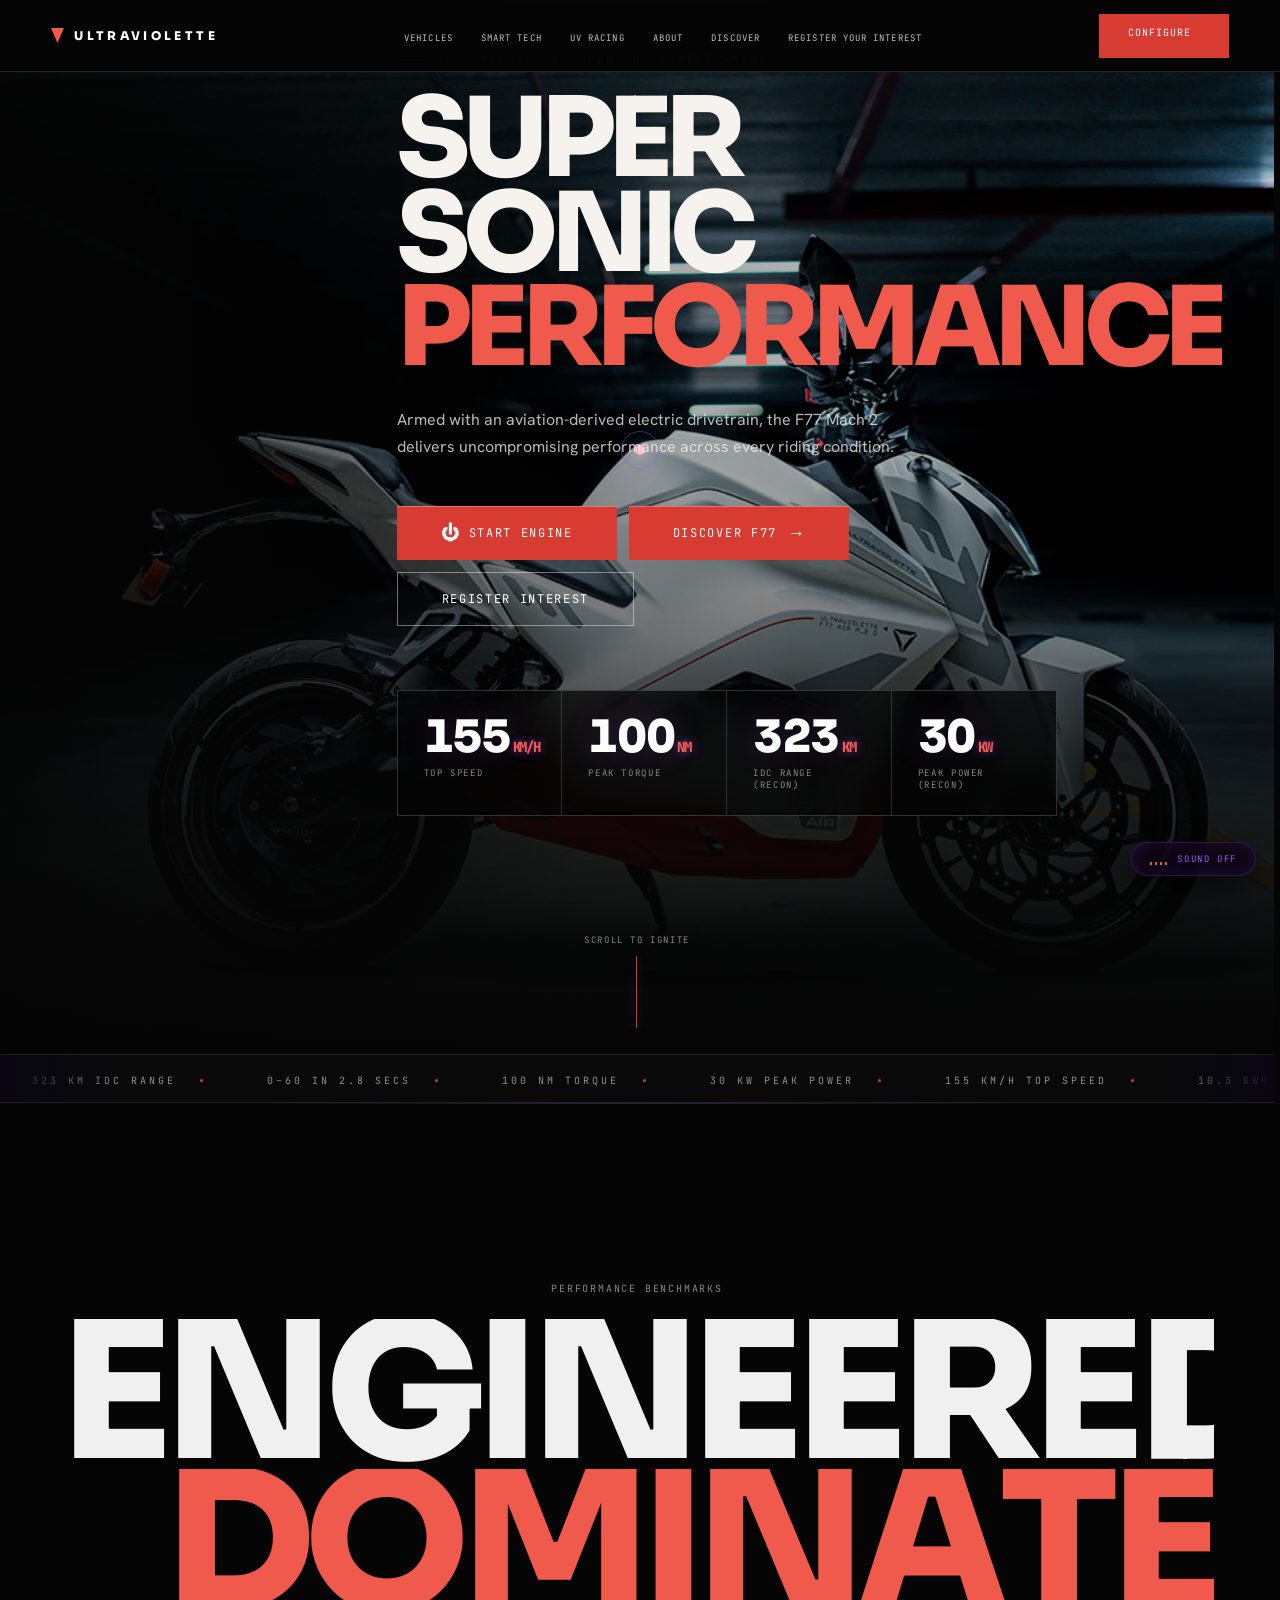
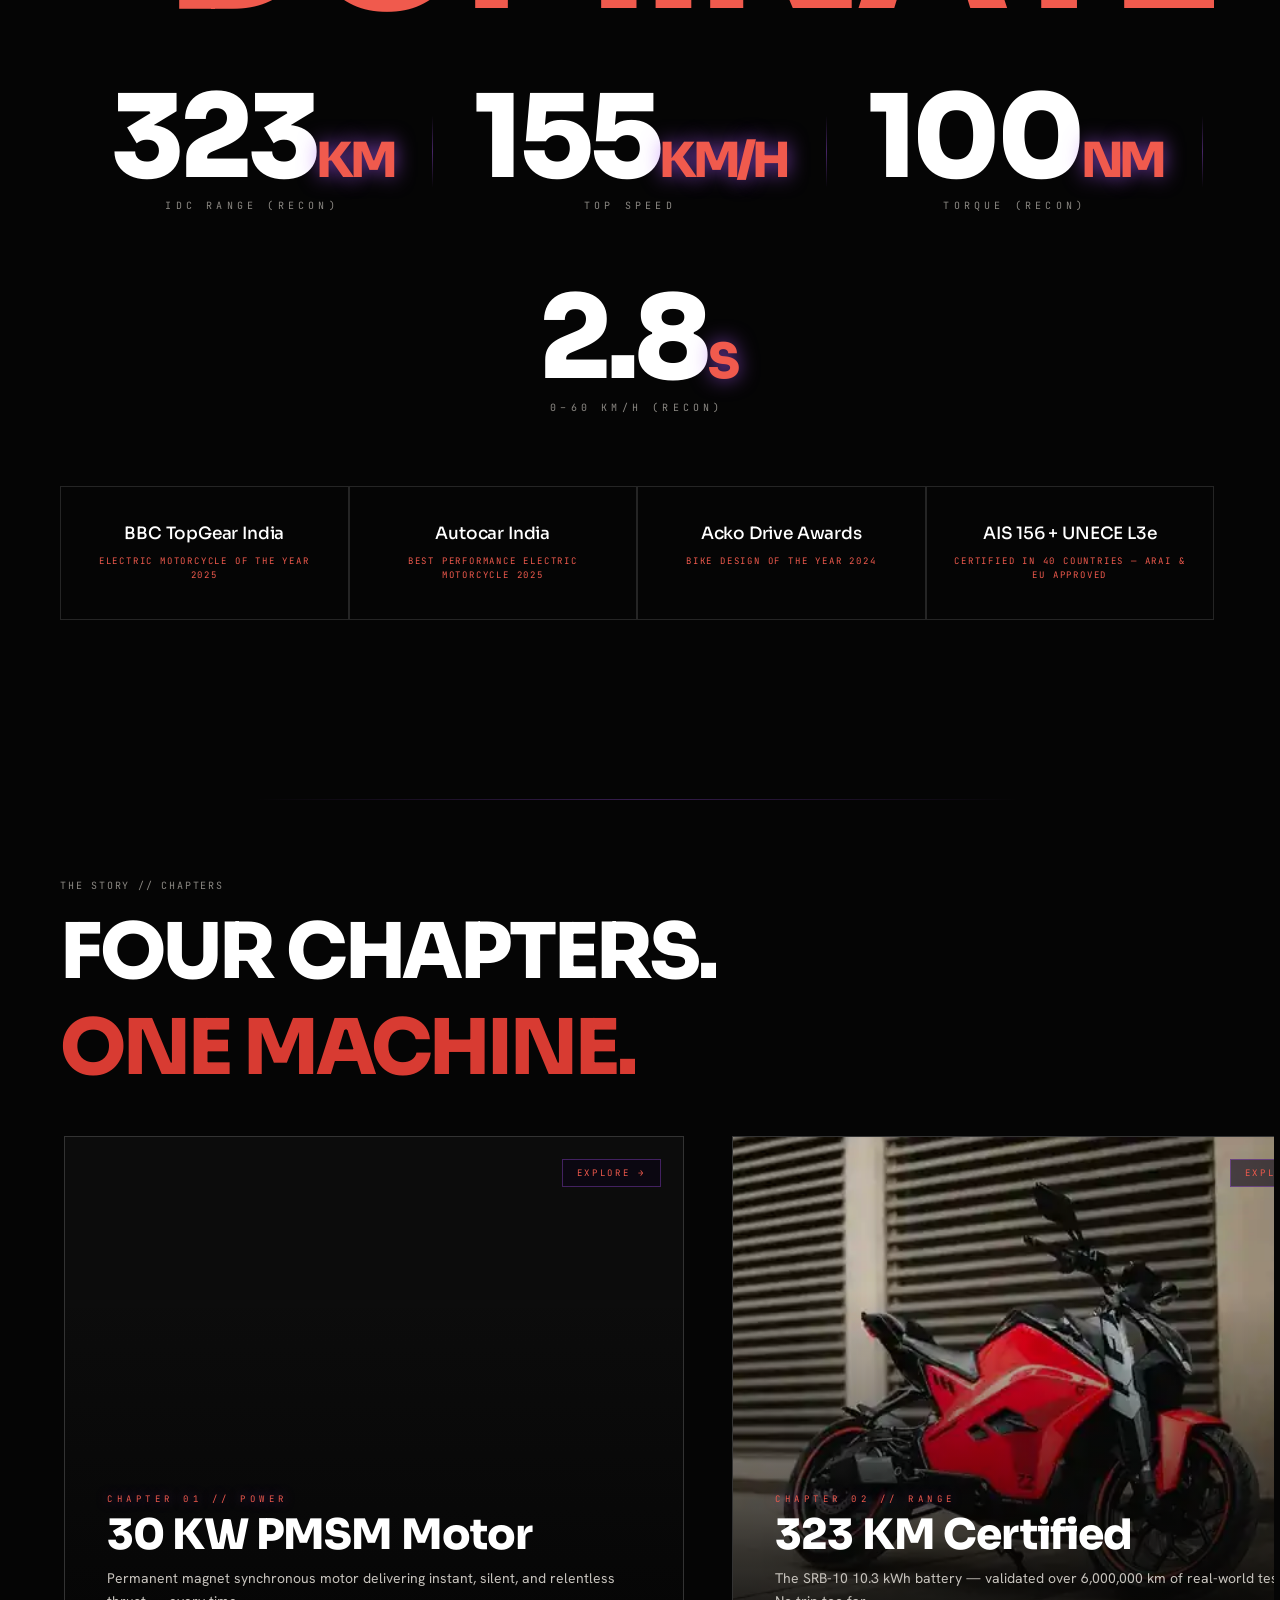
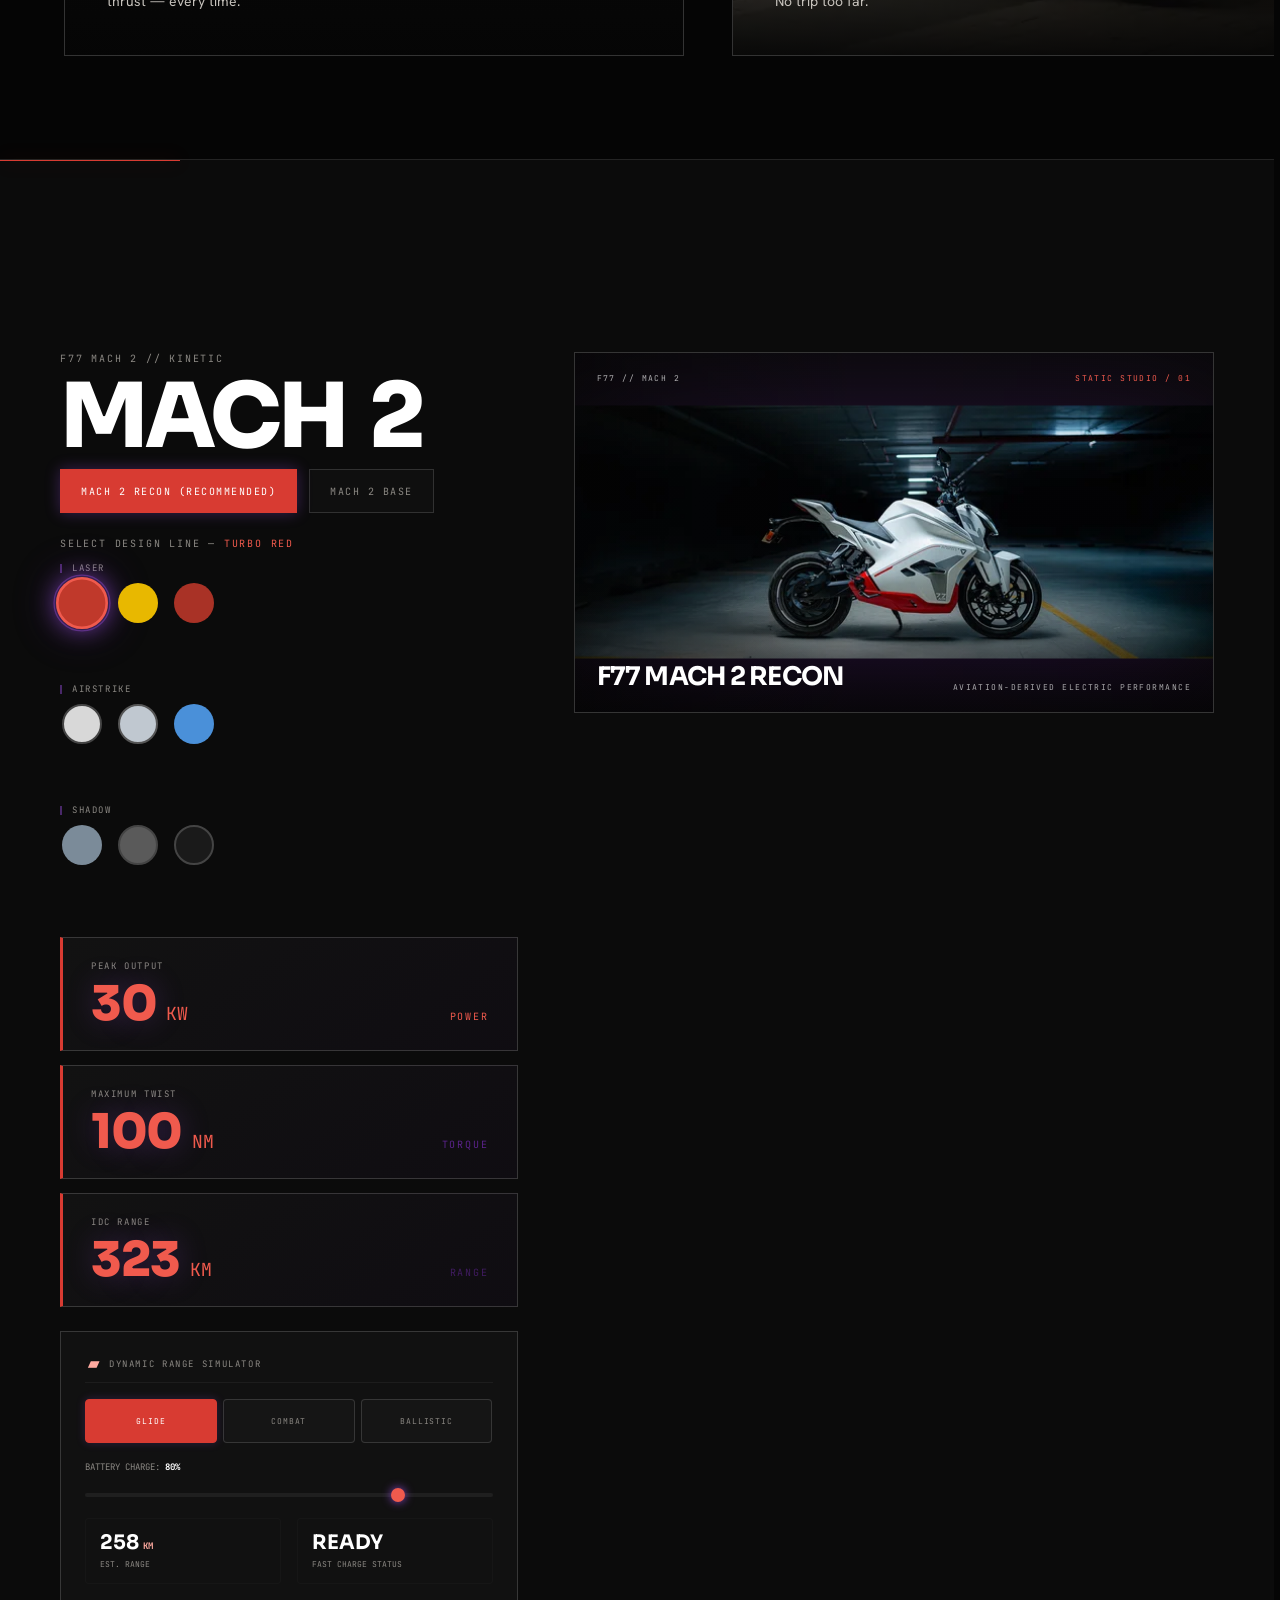
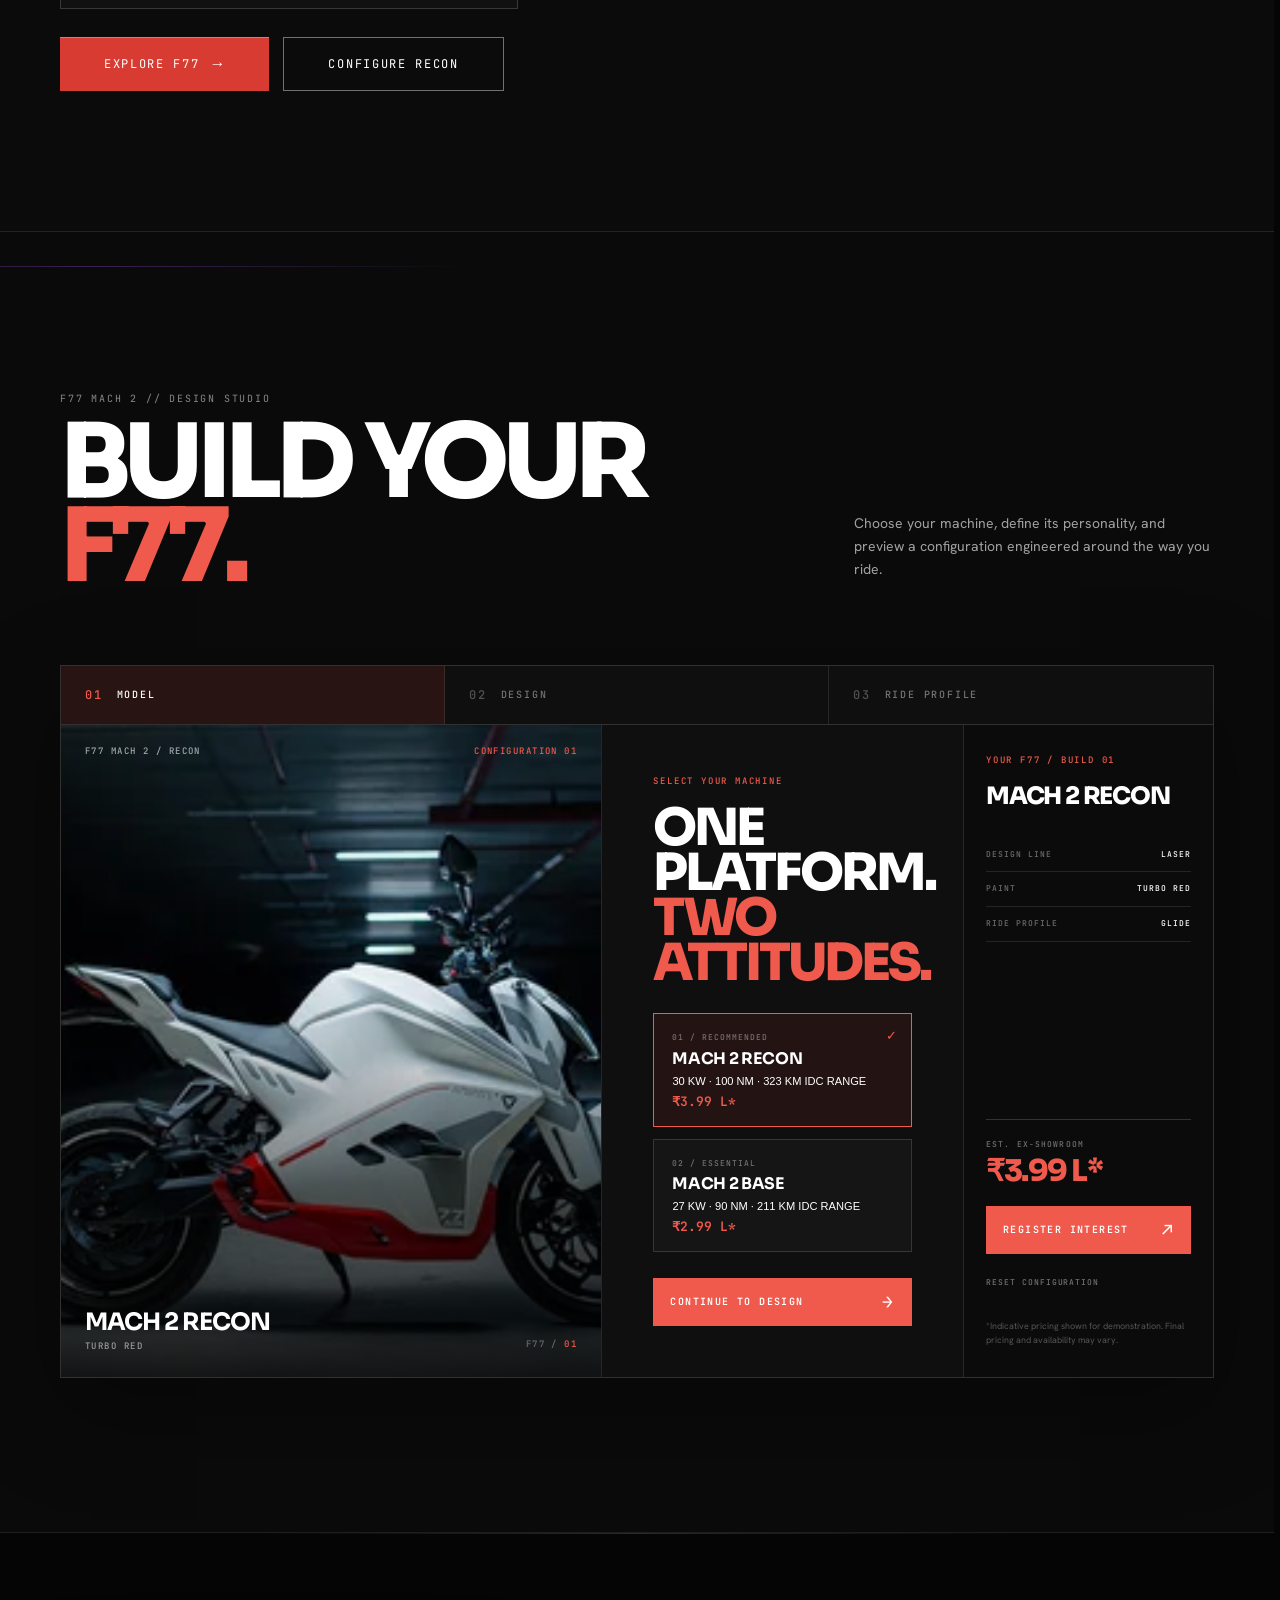
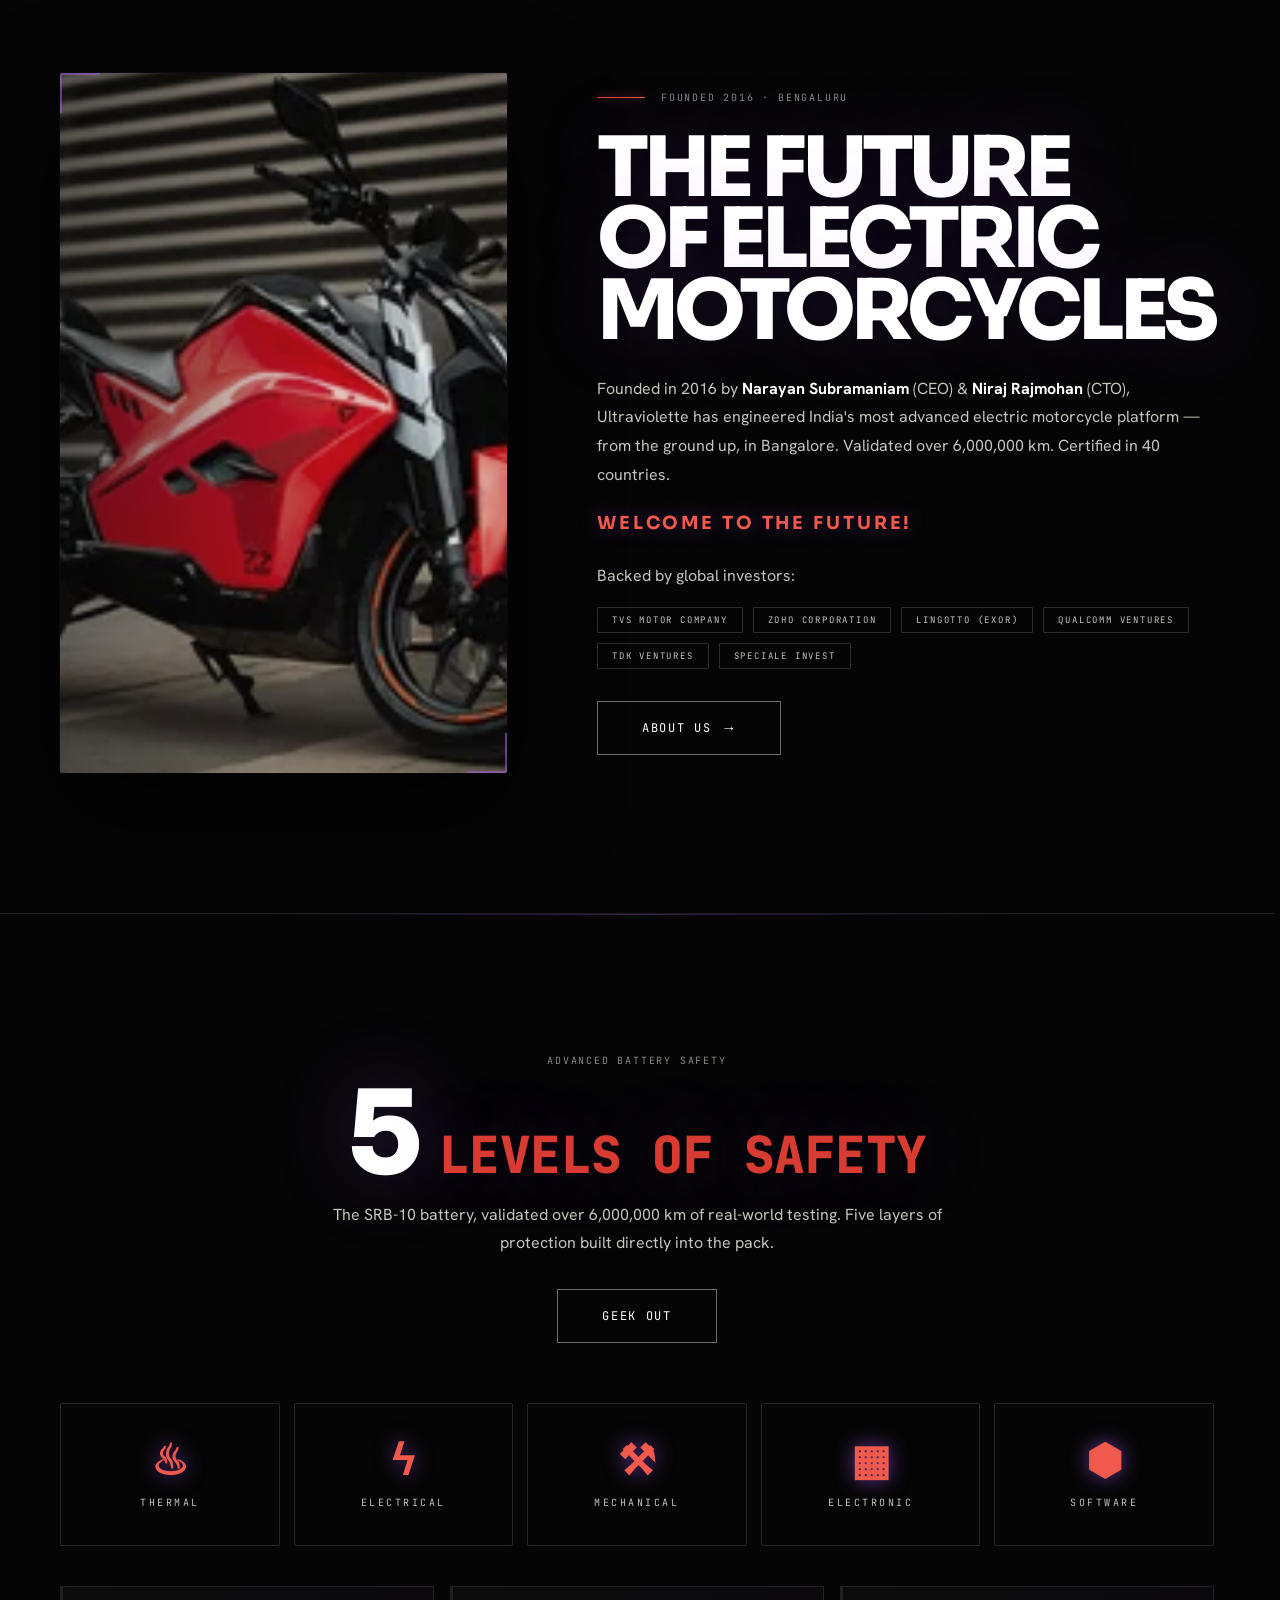
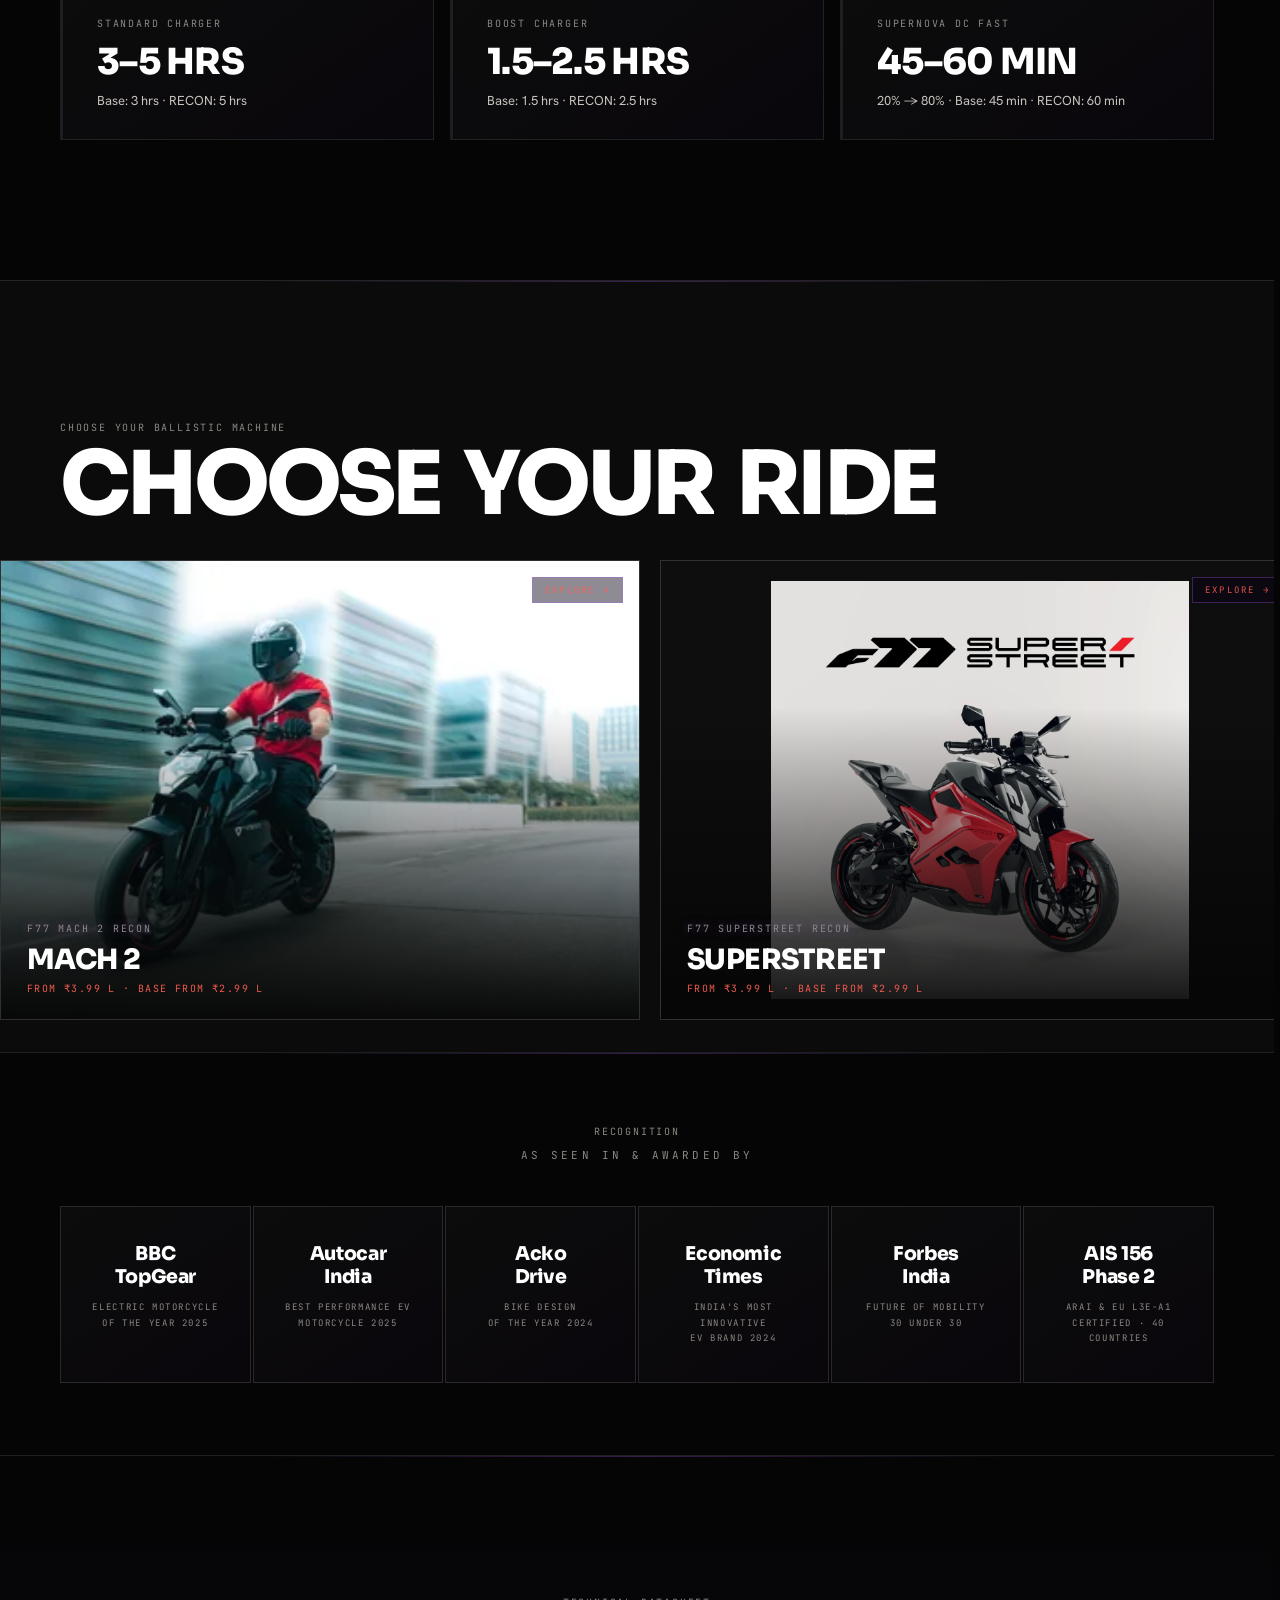
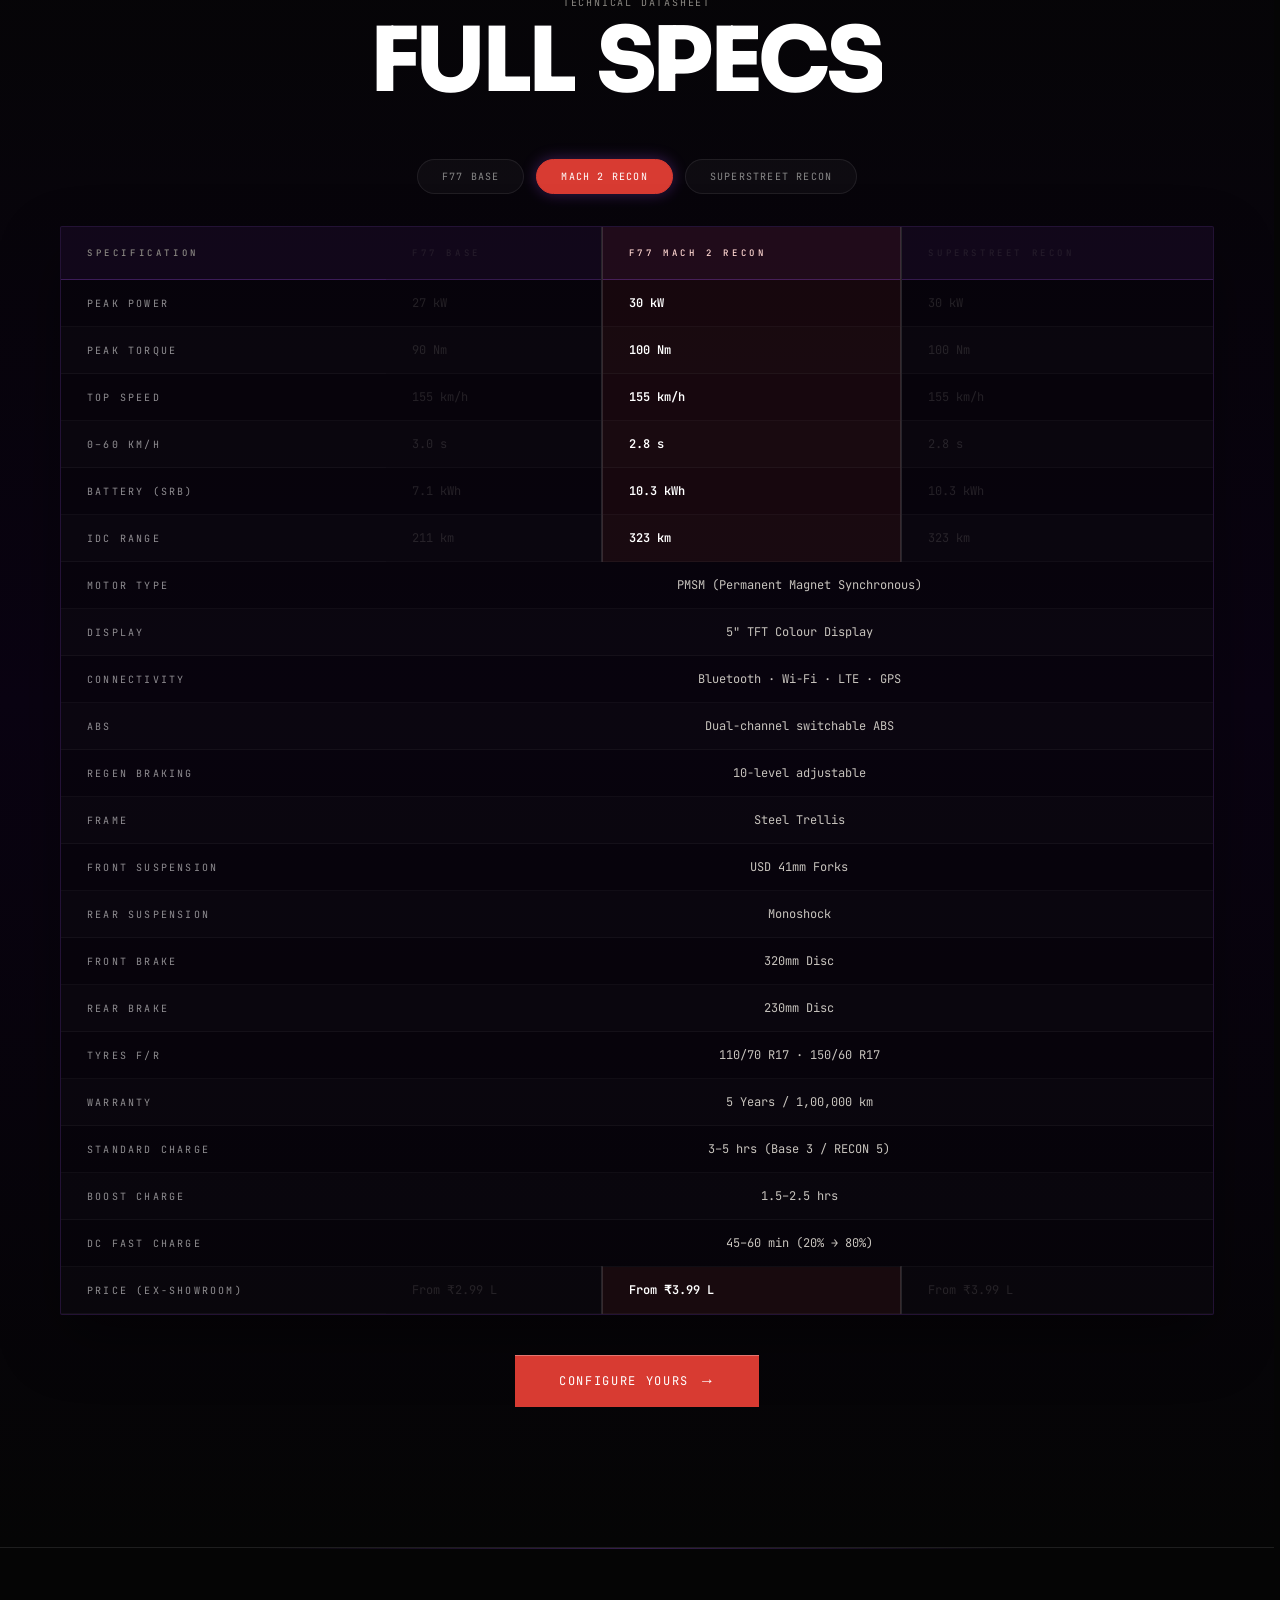
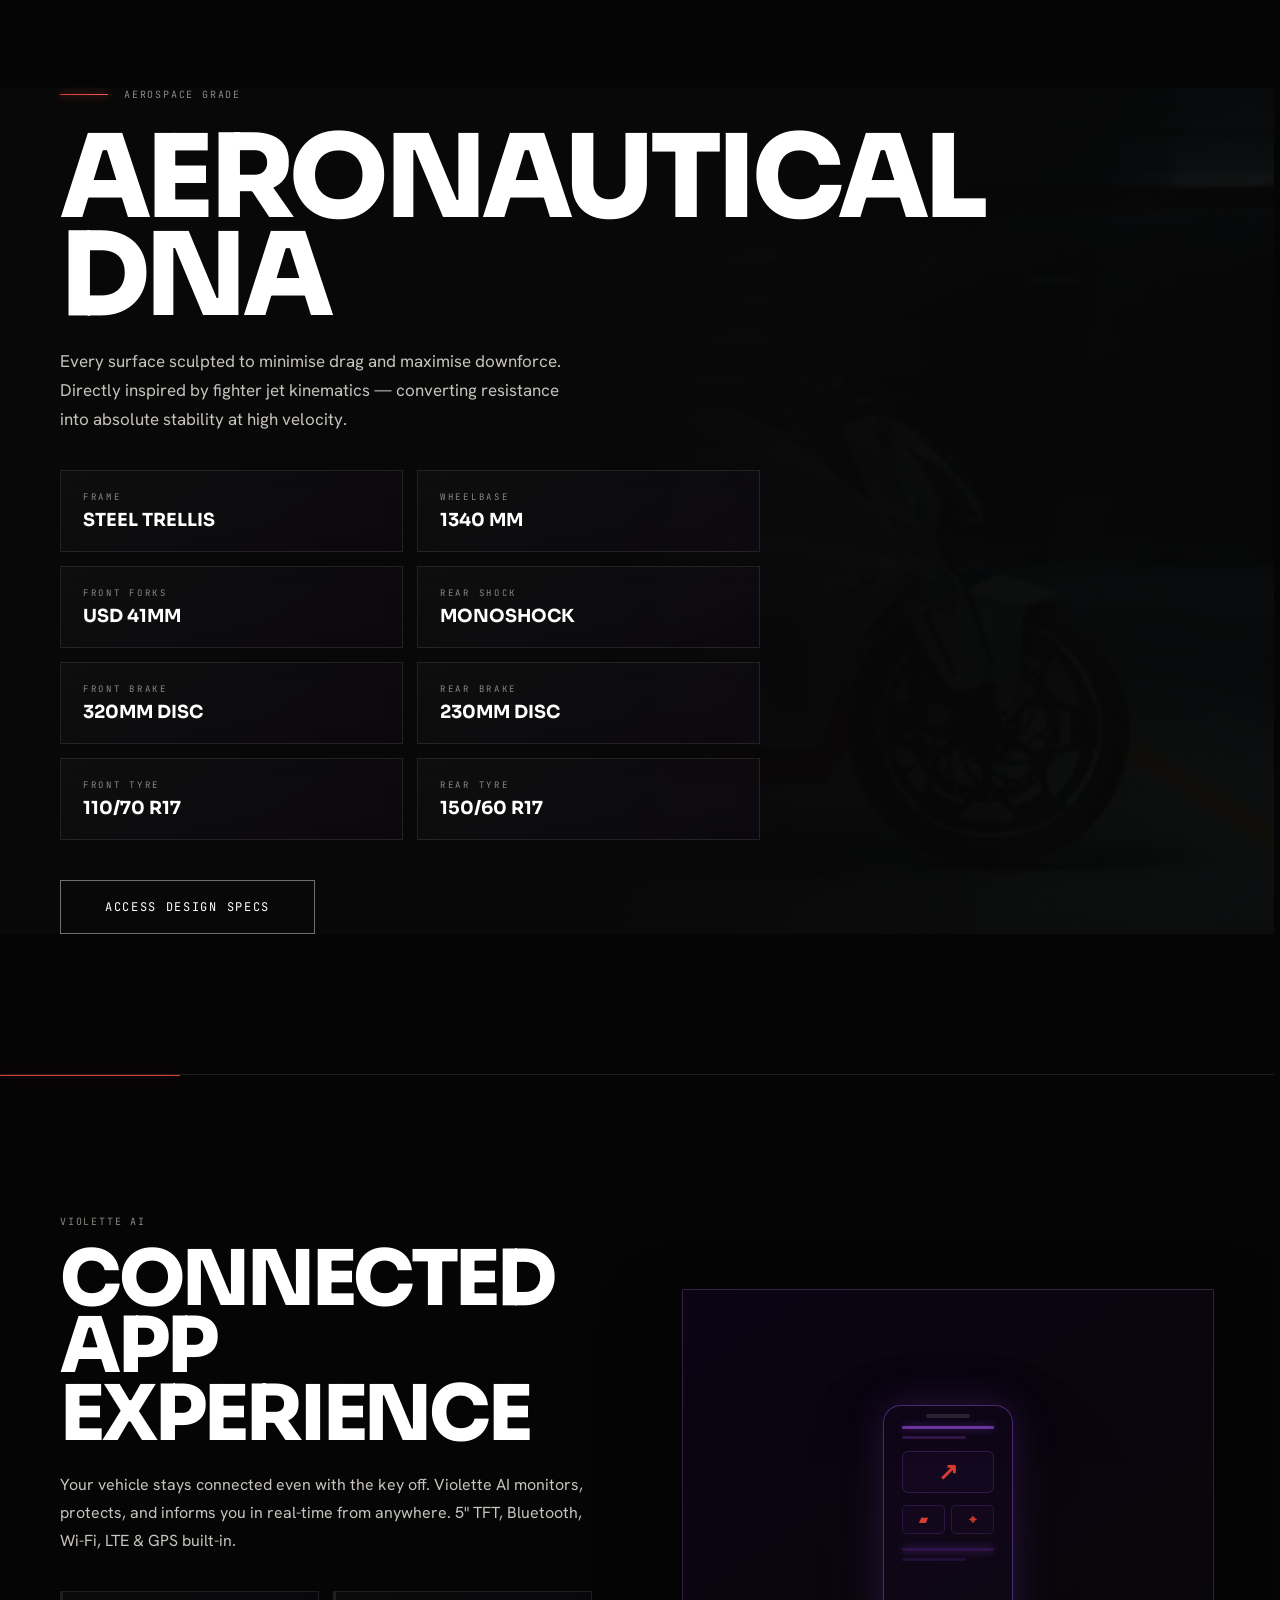
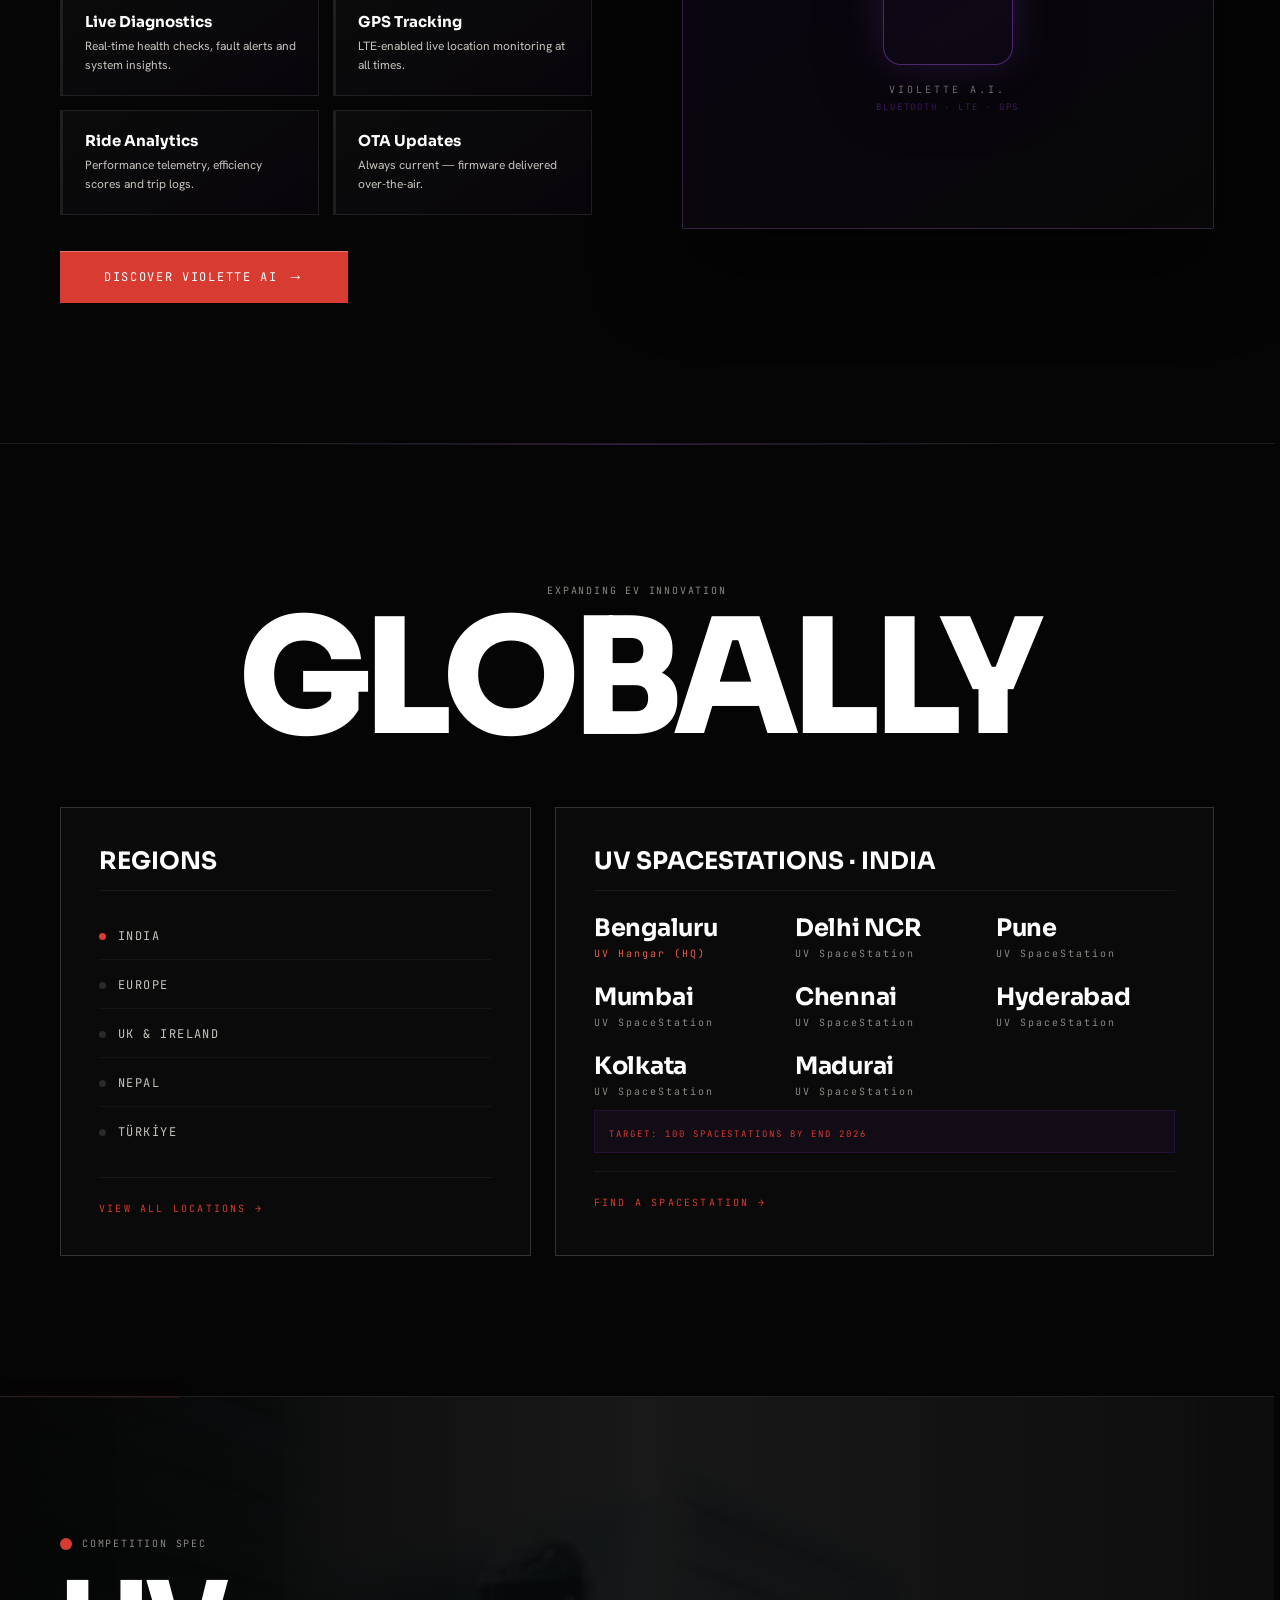
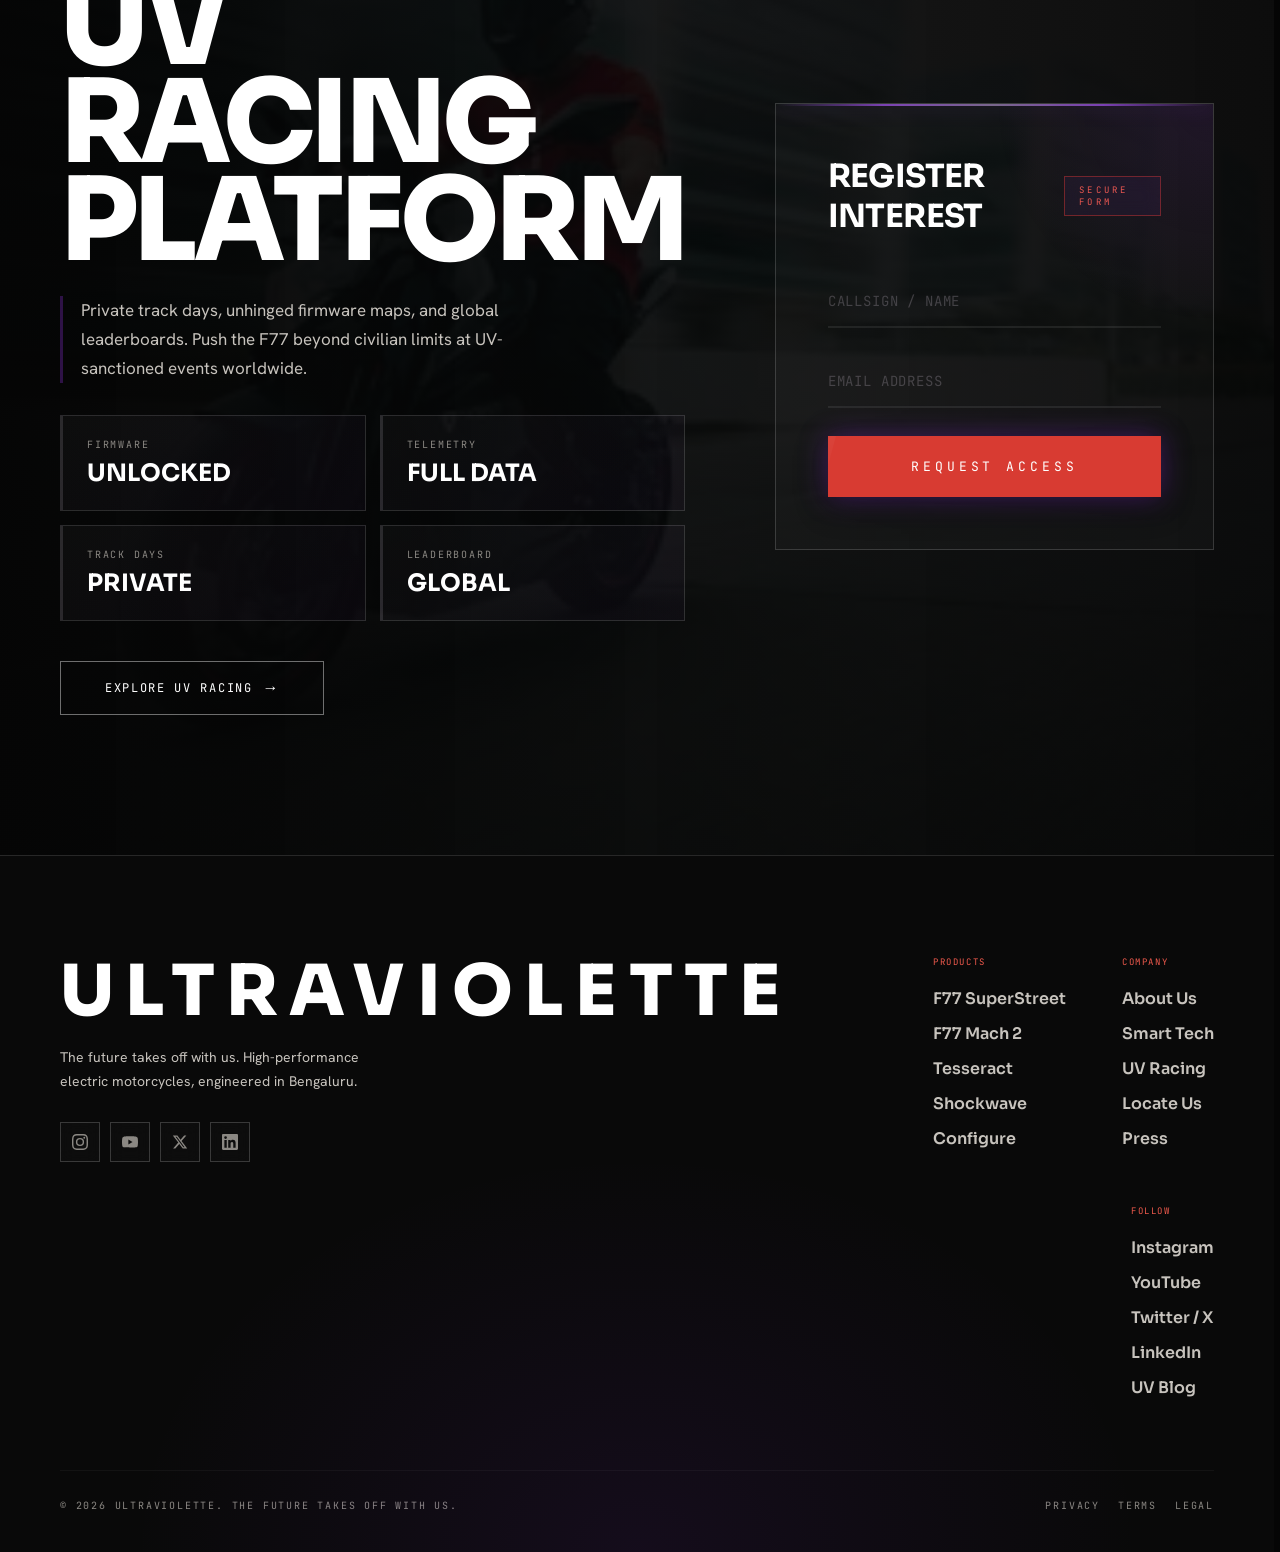
<file: index.html>
<!DOCTYPE html>
<html lang="en">
<!-- Inline script sets .js class BEFORE CSS is parsed -->
<!-- Without JS: all content visible. With JS: animations enabled -->
<!--
  ╔══════════════════════════════════════════════════════════════╗
  ║       ULTRAVIOLETTE — Ultraviolette F77 Fan Experience Site       ║
  ║                                                              ║
  ║  Built with pure vanilla HTML, CSS, and JavaScript.         ║
  ║  No frameworks. No bloat. Just fast, cinematic web code.    ║
  ║                                                              ║
  ║  Architecture (Modular Refactoring)                          ║
  ║  ─────────────────────────────────────────────────────────  ║
  ║  1. <head>    → Meta, Webmanifest, WOFF2 preloads, inline   ║
  ║                 critical.css, async main.css preload        ║
  ║  2. <body>    → Loader, navbar, semantic main content tags  ║
  ║  3. Footer    → Links, modals, PWA trigger actions          ║
  ║  4. Scripts   → sw.js registrar, main.js & webgl-nebula.js  ║
  ║                                                              ║
  ║  All specs are verified against ultraviolette.com           ║
  ╚══════════════════════════════════════════════════════════════╝
-->
<head>
<meta charset="UTF-8"/>
<meta name="viewport" content="width=device-width, initial-scale=1.0"/>

<!-- ──────────────────────────────────────
   PRIMARY META — Title, description, canonicals
────────────────────────────────────── -->
<title>Ultraviolette F77 Mach 2 | High-Performance Electric Motorcycle | ULTRAVIOLETTE</title>
<meta name="description" content="India’s fastest electric motorcycle. 155 km/h top speed, 100 Nm torque, 323 km range. The Ultraviolette F77 Mach 2 — engineered in Bangalore."/>
<meta name="robots" content="index, follow, max-snippet:-1, max-image-preview:large, max-video-preview:-1"/>
<meta name="referrer" content="no-referrer-when-downgrade"/>
<meta name="theme-color" content="#090909"/>
<link rel="canonical" href="https://www.ultraviolette.com/f77"/>

<!-- PWA Manifest & App Icons -->
<link rel="manifest" href="site.webmanifest"/>
<link rel="apple-touch-icon" href="assets/icons/icon-192.png"/>
<link rel="icon" type="image/png" href="assets/icons/icon-192.png"/>

<!-- ──────────────────────────────────────
   OPEN GRAPH + TWITTER CARD
────────────────────────────────────── -->
<meta property="og:type" content="website"/>
<meta property="og:url" content="https://www.ultraviolette.com/f77"/>
<meta property="og:title" content="Ultraviolette F77 Mach 2 | High-Performance Electric Motorcycle"/>
<meta property="og:description" content="India’s fastest electric motorcycle. 155 km/h. 323 km range. 100 Nm torque. Engineered in Bangalore."/>
<meta property="og:image" content="https://d2atk76x06g5eh.cloudfront.net/website/india/home/F77/desktop/SS04.png"/>
<meta property="og:image:width" content="1200"/>
<meta property="og:image:height" content="630"/>
<meta property="og:site_name" content="ULTRAVIOLETTE"/>
<meta property="og:locale" content="en_IN"/>
<meta name="twitter:card" content="summary_large_image"/>
<meta name="twitter:site" content="@ultravioletteEV"/>
<meta name="twitter:title" content="Ultraviolette F77 Mach 2 | ULTRAVIOLETTE"/>
<meta name="twitter:description" content="India’s fastest electric motorcycle. 155 km/h. 323 km range."/>
<meta name="twitter:image" content="https://d2atk76x06g5eh.cloudfront.net/website/india/home/F77/desktop/SS04.png"/>

<!-- ──────────────────────────────────────
   STRUCTURED DATA (JSON-LD)
────────────────────────────────────── -->
<script type="application/ld+json">
{
  "@context": "https://schema.org",
  "@type": "Product",
  "name": "Ultraviolette F77 Mach 2",
  "description": "India's most advanced electric motorcycle. Peak power 27 kW (base) / 30 kW (RECON). Range up to 323 km. Top speed 155 km/h.",
  "image": "https://d2atk76x06g5eh.cloudfront.net/website/india/home/F77/desktop/SS04.png",
  "brand": { "@type": "Brand", "name": "Ultraviolette Automotive" },
  "manufacturer": { "@type": "Organization", "name": "Ultraviolette Automotive Pvt. Ltd.", "address": { "@type": "PostalAddress", "addressLocality": "Bangalore", "addressCountry": "IN" } },
  "offers": [
    { "@type": "Offer", "name": "F77 Mach 2", "price": "299000", "priceCurrency": "INR", "availability": "https://schema.org/InStock", "url": "https://www.ultraviolette.com/f77" },
    { "@type": "Offer", "name": "F77 Mach 2 RECON", "price": "399000", "priceCurrency": "INR", "availability": "https://schema.org/InStock", "url": "https://www.ultraviolette.com/f77" }
  ],
  "additionalProperty": [
    { "@type": "PropertyValue", "name": "Top Speed", "value": "155 km/h" },
    { "@type": "PropertyValue", "name": "Range", "value": "323 km (RECON)" },
    { "@type": "PropertyValue", "name": "Peak Torque", "value": "100 Nm (RECON)" },
    { "@type": "PropertyValue", "name": "Acceleration", "value": "0-60 km/h in 2.8s" }
  ]
}
</script>

<!-- ──────────────────────────────────────
   PERFORMANCE — DNS Preconnect + Hero LCP Preload
────────────────────────────────────── -->
<link rel="preconnect" href="https://fonts.googleapis.com"/>
<link rel="preconnect" href="https://fonts.gstatic.com" crossorigin/>
<link rel="dns-prefetch" href="https://d2atk76x06g5eh.cloudfront.net"/>

<!-- Preload the responsive WebP Hero background (the LCP element) based on viewport sizes -->
<link rel="preload" as="image" href="assets/images/ss04-desktop.webp"
  imagesrcset="assets/images/ss04-mobile.webp 640w, assets/images/ss04-tablet.webp 1024w, assets/images/ss04-desktop.webp 1920w"
  imagesizes="100vw"
  fetchpriority="high"/>

<!-- Load core fonts without blocking the first paint; display=swap preserves readable fallback text. -->
<link id="font-preload" rel="preload" as="style" fetchpriority="low" href="https://fonts.googleapis.com/css2?family=Sora:wght@400;700;800&family=JetBrains+Mono:wght@400;500;600&family=Hanken+Grotesk:wght@300;400;600&display=swap"/>
<noscript><link rel="stylesheet" href="https://fonts.googleapis.com/css2?family=Sora:wght@400;700;800&family=JetBrains+Mono:wght@400;500;600&family=Hanken+Grotesk:wght@300;400;600&display=swap"/></noscript>

<!-- Critical Stylesheet -->
<link rel="stylesheet" href="css/critical.css?v=2"/>

<!-- Main Stylesheet -->
<link rel="stylesheet" href="css/main.css?v=8"/>
</head>
<body class="replica-mode">

<!-- Startup diagnostic sweep overlay -->
<div id="ignition-sweep" class="ignition-sweep" aria-hidden="true"></div>

<!-- Skip Navigation Link for accessibility -->
<a href="#main-content" class="skip-link">Skip to main content</a>

<!-- Film Grain Overlay -->
<div id="grain"></div>

<!-- Loading Screen -->
<div id="loader" aria-hidden="true">
  <div class="ld-logo">MACH<span>-EV</span></div>
  <div class="ld-line"><div class="ld-fill" id="ldf"></div></div>
  <div class="ld-info"><span class="ld-pct" id="ldp">0%</span><span class="ld-label">INITIALISING</span></div>
</div>

<!-- Legal Modals -->
<!-- Privacy Policy Modal -->
<div class="movl" id="m-privacy" role="dialog" aria-modal="true" aria-hidden="true" aria-labelledby="m-privacy-title"><div class="mbox"><button type="button" class="mcls" data-modal-close aria-label="Close Privacy Policy">✕</button><div class="mt" id="m-privacy-title">Privacy Policy</div><span class="mb">Last Updated: June 2024</span><div class="ms"><p>ULTRAVIOLETTE is committed to protecting your privacy. This policy explains how we collect, use, and safeguard your personal information.</p><div class="mdv"></div><h3>Information We Collect</h3><ul><li>Name, email, city when you register interest</li><li>Usage data and analytics to improve your experience</li><li>Device and browser information for optimisation</li></ul><div class="mdv"></div><h3>How We Use Your Information</h3><ul><li>To respond to your interest registration and send updates</li><li>To improve our website, services, and marketing</li><li>To comply with legal obligations</li></ul><div class="mdv"></div><h3>Data Security</h3><p>We implement industry-standard security including SSL encryption. We do not sell your personal information without consent.</p><div class="mdv"></div><h3>Your Rights</h3><p>Access, correct, or delete your data at any time: <a href="mailto:privacy@example.com">privacy@example.com</a></p><div class="mdv"></div><h3>Cookies</h3><p>We use cookies to enhance browsing. Disable via browser settings, though functionality may be affected.</p></div></div></div>

<!-- Terms & Conditions Modal -->
<div class="movl" id="m-terms" role="dialog" aria-modal="true" aria-hidden="true" aria-labelledby="m-terms-title"><div class="mbox"><button type="button" class="mcls" data-modal-close aria-label="Close Terms and Conditions">✕</button><div class="mt" id="m-terms-title">Terms &amp; Conditions</div><span class="mb">Effective: June 2024</span><div class="ms"><p>By accessing ULTRAVIOLETTE website, you accept and agree to these terms.</p><div class="mdv"></div><h3>Use of Website</h3><ul><li>Informational purposes about ULTRAVIOLETTE electric motorcycles</li><li>You agree not to misuse, hack, or disrupt our services</li><li>All content is the intellectual property of ULTRAVIOLETTE</li></ul><div class="mdv"></div><h3>Product Information</h3><p>Specifications, pricing, and availability are subject to change. Images may differ from final production vehicles.</p><div class="mdv"></div><h3>Interest Registration</h3><p>Form submissions do not constitute a purchase or binding agreement — only an indication of interest.</p><div class="mdv"></div><h3>Liability</h3><p>ULTRAVIOLETTE is not liable for indirect, incidental, or consequential damages from use of this website.</p></div></div></div>

<!-- Legal / Disclaimer Modal -->
<div class="movl" id="m-legal" role="dialog" aria-modal="true" aria-hidden="true" aria-labelledby="m-legal-title"><div class="mbox"><button type="button" class="mcls" data-modal-close aria-label="Close Legal Information">✕</button><div class="mt" id="m-legal-title">Legal Information</div><span class="mb">Jurisdiction: India</span><div class="ms"><p>This is a demonstration project inspired by Ultraviolette Automotive Pvt. Ltd., built for educational and portfolio purposes.</p><div class="mdv"></div><h3>Intellectual Property</h3><p>Product images sourced from Ultraviolette Automotive's public CDN. All Ultraviolette trademarks belong to Ultraviolette Automotive Pvt. Ltd., Bangalore.</p><div class="mdv"></div><h3>Disclaimer</h3><p>ULTRAVIOLETTE is a conceptual brand. All specs are from publicly available Ultraviolette data. Not a commercial offering.</p><div class="mdv"></div><h3>Governing Law</h3><p>Disputes governed by laws of India, courts of Bangalore, Karnataka.</p><div class="mdv"></div><h3>Contact</h3><p><a href="mailto:legal@example.com">legal@example.com</a></p></div></div></div>

<!-- Custom Cursor elements -->
<div id="cur" aria-hidden="true"></div>
<div id="cur-r" aria-hidden="true"></div>
<div id="cur-txt" aria-hidden="true"></div>

<!-- Scroll Progress Bar -->
<div id="prog"></div>

<!-- Side Navigation Dots -->
<nav id="side-nav" aria-label="Section navigation">
  <button type="button" class="sdot on" data-sec="hero" aria-label="Go to Hero section"></button>
  <button type="button" class="sdot" data-sec="awards-sec" aria-label="Go to Awards section"></button>
  <button type="button" class="sdot" data-sec="showcase" aria-label="Go to F77 showcase"></button>
  <button type="button" class="sdot" data-sec="modes" aria-label="Go to Riding modes"></button>
  <button type="button" class="sdot" data-sec="about" aria-label="Go to About section"></button>
  <button type="button" class="sdot" data-sec="smarttech" aria-label="Go to Smart tech"></button>
  <button type="button" class="sdot" data-sec="racing" aria-label="Go to UV Racing"></button>
</nav>

<!-- Header Navigation -->
<nav id="navbar">
  <a href="#main-content" class="nav-logo" aria-label="Ultraviolette home">ULTRAVIOLETTE</a>
  <div class="nav-status" aria-label="Vehicle system status"><span class="nav-status-dot" aria-hidden="true"></span> SYSTEMS ONLINE</div>
  <ul class="nav-links">
    <li><a href="#showcase" class="on">VEHICLES</a></li>
    <li><a href="#smarttech">SMART TECH</a></li>
    <li><a href="#racing">UV RACING</a></li>
    <li><a href="#about">ABOUT</a></li>
    <li><a href="#discovery">DISCOVER</a></li>
    <li><a href="#racing">REGISTER YOUR INTEREST</a></li>
  </ul>
  <a href="#configurator" class="nav-cta">CONFIGURE</a>
  <button type="button" class="hamburger" id="hamburger" aria-label="Open menu" aria-expanded="false" aria-controls="mob-menu">
    <span class="icon icon-menu" style="font-size:26px" aria-hidden="true">☰</span>
  </button>
</nav>

<!-- Mobile Menu Overlay -->
<div id="mob-menu" aria-hidden="true">
  <button type="button" class="mob-close" id="mob-close" aria-label="Close menu">✕</button>
  <nav class="mob-nav">
    <a href="#showcase" class="mob-lnk">VEHICLES</a>
    <a href="#smarttech" class="mob-lnk">SMART TECH</a>
    <a href="#racing" class="mob-lnk">UV RACING</a>
    <a href="#about" class="mob-lnk">ABOUT</a>
    <a href="#discovery" class="mob-lnk">DISCOVER</a>
    <a href="#racing" class="mob-lnk">REGISTER YOUR INTEREST</a>
  </nav>
  <div style="margin-top:40px">
    <a href="#configurator" class="btn-p" style="justify-content:center; width: 100%;">CONFIGURE YOUR RIDE</a>
  </div>
</div>

<!-- Main Section Content -->
<main id="main-content" tabindex="-1">
  
  <section id="hero" aria-label="Hero — The Future Takes Off" style="border:none;padding:0">
    <canvas id="shader" style="position:absolute;inset:0;width:100%;height:100%;z-index:0"></canvas>
    <div class="hero-grid-overlay"></div>
    <div class="scanlines"></div>
    <div class="hero-bike-wrap">
      <!-- Responsive WebP Image with proper dimension ratios to resolve CLS -->
      <picture>
        <source srcset="assets/images/ss04-mobile.webp 640w, assets/images/ss04-tablet.webp 1024w, assets/images/ss04-desktop.webp 1920w" sizes="100vw" type="image/webp">
        <img src="assets/images/ss04-desktop.webp" alt="F77 Mach 2 Motorcycle" class="fl" width="1920" height="1080" fetchpriority="high" decoding="async"/>
      </picture>
    </div>
    <div class="h-grad1"></div>
    <div class="h-grad2"></div>
    <div class="scan"></div>

    <div class="hero-content">
      <div class="hero-eye">F77 MACH 2 // SUPER SONIC PERFORMANCE</div>
      <h1 class="hero-h1">
        <div class="sw" style="transition-delay:.1s"><span class="sw-inner l1 px-shift" data-px-x="-1.6">SUPER SONIC</span></div><br/>
        <div class="sw" style="transition-delay:.26s"><span class="sw-inner l2 px-shift" data-px-x="1.6">PERFORMANCE</span></div>
      </h1>
      <p class="hero-sub px-shift" data-px-y="0.35">Armed with an aviation-derived electric drivetrain, the F77 Mach 2 delivers uncompromising performance across every riding condition.</p>
      <div class="hero-btns">
        <button type="button" class="btn-p btn-ignite" id="btn-ignite" aria-live="polite">
          <span class="icon icon-power btn-ignite-icon" style="font-size:18px" aria-hidden="true">⏻</span>
          <span class="btn-ignite-txt">START ENGINE</span>
        </button>
        <a href="https://www.ultraviolette.com/f77" target="_blank" rel="noopener noreferrer" class="btn-p">DISCOVER F77 <span class="icon icon-arrow" style="font-size:18px" aria-hidden="true">→</span></a>
        <a href="#racing" class="btn-g">REGISTER INTEREST</a>
      </div>
      
      <!-- Hero Aviation Boot Diagnostics Sequence Overlay -->
      <div id="boot-console" class="boot-console" aria-hidden="true" style="display:none"></div>
      <div class="hero-stats">
        <div class="hstat"><div class="hstat-n"><span class="ctr" data-t="155">155</span><span class="hstat-u">KM/H</span></div><div class="hstat-l">TOP SPEED</div></div>
        <div class="hstat"><div class="hstat-n"><span class="ctr" data-t="100">100</span><span class="hstat-u">NM</span></div><div class="hstat-l">PEAK TORQUE</div></div>
        <div class="hstat"><div class="hstat-n"><span class="ctr" data-t="323">323</span><span class="hstat-u">KM</span></div><div class="hstat-l">IDC RANGE (RECON)</div></div>
        <div class="hstat"><div class="hstat-n"><span class="ctr" data-t="30">30</span><span class="hstat-u">KW</span></div><div class="hstat-l">PEAK POWER (RECON)</div></div>
      </div>
    </div>
    <div class="scroll-hint">
      <div class="sh-txt">SCROLL TO IGNITE</div>
      <div class="sh-line"></div>
    </div>
  </section>

  <!-- Spec Ticker Bar -->
  <div class="ticker-bar">
    <div class="ticker-track" aria-hidden="true">
      <span class="ticker-item">323 KM IDC RANGE<span class="tick-dot"></span></span>
      <span class="ticker-item">0–60 IN 2.8 SECS<span class="tick-dot"></span></span>
      <span class="ticker-item">100 NM TORQUE<span class="tick-dot"></span></span>
      <span class="ticker-item">30 KW PEAK POWER<span class="tick-dot"></span></span>
      <span class="ticker-item">155 KM/H TOP SPEED<span class="tick-dot"></span></span>
      <span class="ticker-item">10.3 KWH BATTERY<span class="tick-dot"></span></span>
      <span class="ticker-item">TOPGEAR BIKE OF THE YEAR 2024<span class="tick-dot"></span></span>
      <span class="ticker-item">5-YEAR / 100,000 KM WARRANTY<span class="tick-dot"></span></span>
      <span class="ticker-item">AIS 156 PHASE 2 CERTIFIED<span class="tick-dot"></span></span>
      <span class="ticker-item">EU L3E-A1 APPROVED<span class="tick-dot"></span></span>
      <span class="ticker-item">323 KM IDC RANGE<span class="tick-dot"></span></span>
      <span class="ticker-item">0–60 IN 2.8 SECS<span class="tick-dot"></span></span>
      <span class="ticker-item">100 NM TORQUE<span class="tick-dot"></span></span>
      <span class="ticker-item">30 KW PEAK POWER<span class="tick-dot"></span></span>
      <span class="ticker-item">155 KM/H TOP SPEED<span class="tick-dot"></span></span>
      <span class="ticker-item">10.3 KWH BATTERY<span class="tick-dot"></span></span>
      <span class="ticker-item">TOPGEAR BIKE OF THE YEAR 2024<span class="tick-dot"></span></span>
      <span class="ticker-item">5-YEAR / 100,000 KM WARRANTY<span class="tick-dot"></span></span>
    </div>
  </div>

  <!-- Cinematic Benchmarks & Awards -->
  <section class="cine-section" id="awards-sec" style="border:none">
    <div class="con">
      <div class="cine-center reveal">
        <span class="label label-uv" style="display:block;margin-bottom:24px">PERFORMANCE BENCHMARKS</span>
        <div class="cine-big"><span data-wave>ENGINEERED TO</span></div>
        <div class="cine-big" style="text-align:right"><span data-wave>DOMINATE</span></div>
        <div class="cine-stat-row stagger">
          <div class="cine-stat">
            <div class="cine-num"><span class="ctr" data-t="323">323</span><span class="cine-unit">KM</span></div>
            <div class="cine-lbl">IDC RANGE (RECON)</div>
          </div>
          <div class="cine-stat">
            <div class="cine-num"><span class="ctr" data-t="155">155</span><span class="cine-unit">KM/H</span></div>
            <div class="cine-lbl">TOP SPEED</div>
          </div>
          <div class="cine-stat">
            <div class="cine-num"><span class="ctr" data-t="100">100</span><span class="cine-unit">NM</span></div>
            <div class="cine-lbl">TORQUE (RECON)</div>
          </div>
          <div class="cine-stat">
            <div class="cine-num">2.<span class="ctr" data-t="8">8</span><span class="cine-unit">S</span></div>
            <div class="cine-lbl">0–60 KM/H (RECON)</div>
          </div>
        </div>
      </div>
      <div class="awards-g stagger" style="margin-top:72px">
        <a href="https://www.topgear.com" target="_blank" rel="noopener noreferrer" style="text-decoration:none" class="award-c">
          <div class="aw-name">BBC TopGear India</div><div class="aw-desc">Electric Motorcycle of the Year 2025</div>
        </a>
        <a href="https://www.autocarindia.com" target="_blank" rel="noopener noreferrer" style="text-decoration:none" class="award-c">
          <div class="aw-name">Autocar India</div><div class="aw-desc">Best Performance Electric Motorcycle 2025</div>
        </a>
        <div class="award-c"><div class="aw-name">Acko Drive Awards</div><div class="aw-desc">Bike Design of the Year 2024</div></div>
        <div class="award-c"><div class="aw-name">AIS 156 + UNECE L3e</div><div class="aw-desc">Certified in 40 Countries — ARAI &amp; EU Approved</div></div>
      </div>
    </div>
  </section>

  <!-- Horizontal Scroll Chapters Narrative -->
  <section style="padding:0;border:none">
    <div class="con" style="padding-top:80px;padding-bottom:40px">
      <div class="reveal"><span class="label" style="display:block;margin-bottom:12px">THE STORY // CHAPTERS</span></div>
      <div class="sw reveal" style="transition-delay:.1s"><span class="sw-inner" style="font-family:'Sora',sans-serif;font-weight:800;font-size:clamp(40px,6vw,84px);color:#fff;letter-spacing:-.04em">FOUR CHAPTERS.</span></div>
      <div class="sw reveal" style="transition-delay:.22s"><span class="sw-inner" style="font-family:'Sora',sans-serif;font-weight:800;font-size:clamp(40px,6vw,84px);color:var(--uv);letter-spacing:-.04em">ONE MACHINE.</span></div>
    </div>
    <div class="h-scroll-wrap" id="h-scroll-section">
      <div class="h-scroll-sticky">
        <div class="h-scroll-track" id="h-track" style="padding:0 80px">
          <div class="chapter">
            <picture>
              <source srcset="assets/images/ss04-mobile.webp 640w, assets/images/ss04-tablet.webp 1024w, assets/images/ss04-desktop.webp 1920w" sizes="(max-width: 1024px) 100vw, 640px" type="image/webp">
              <img src="assets/images/ss04-desktop.webp" alt="Chapter 1 — Power Motor" width="640" height="400" loading="lazy" decoding="async"/>
            </picture>
            <div class="ch-grad"></div>
            <div class="ch-info">
              <div class="ch-num">CHAPTER 01 // POWER</div>
              <div class="ch-title">30 KW PMSM Motor</div>
              <div class="ch-desc">Permanent magnet synchronous motor delivering instant, silent, and relentless thrust — every time.</div>
            </div>
            <span class="ch-explore">EXPLORE →</span>
          </div>
          <div class="chapter">
            <picture>
              <source srcset="assets/images/ss05-mobile.webp 640w, assets/images/ss05-tablet.webp 1024w, assets/images/ss05-desktop.webp 1920w" sizes="(max-width: 1024px) 100vw, 640px" type="image/webp">
              <img src="assets/images/ss05-desktop.webp" alt="Chapter 2 — Range Battery" width="640" height="400" loading="lazy" decoding="async"/>
            </picture>
            <div class="ch-grad"></div>
            <div class="ch-info">
              <div class="ch-num">CHAPTER 02 // RANGE</div>
              <div class="ch-title">323 KM Certified</div>
              <div class="ch-desc">The SRB-10 10.3 kWh battery — validated over 6,000,000 km of real-world testing. No trip too far.</div>
            </div>
            <span class="ch-explore">EXPLORE →</span>
          </div>
          <div class="chapter">
            <picture>
              <source srcset="assets/images/ss06-mobile.webp 640w, assets/images/ss06-tablet.webp 1024w, assets/images/ss06-desktop.webp 1920w" sizes="(max-width: 1024px) 100vw, 640px" type="image/webp">
              <img src="assets/images/ss06-desktop.webp" data-fallback="assets/images/ss05-desktop.webp" alt="Chapter 3 — Intelligence Violette AI" width="640" height="400" loading="lazy" decoding="async"/>
            </picture>
            <div class="ch-grad"></div>
            <div class="ch-info">
              <div class="ch-num">CHAPTER 03 // INTELLIGENCE</div>
              <div class="ch-title">Violette AI</div>
              <div class="ch-desc">5" TFT display, Bluetooth, Wi-Fi, LTE, GPS — your bike stays connected even with the key off.</div>
            </div>
            <span class="ch-explore">EXPLORE →</span>
          </div>
          <div class="chapter">
            <picture>
              <source srcset="assets/images/ss04-mobile.webp 640w, assets/images/ss04-tablet.webp 1024w, assets/images/ss04-desktop.webp 1920w" sizes="(max-width: 1024px) 100vw, 640px" type="image/webp">
              <img src="assets/images/ss04-desktop.webp" alt="Chapter 4 — Legacy R&D" width="640" height="400" loading="lazy" decoding="async"/>
            </picture>
            <div class="ch-grad"></div>
            <div class="ch-info">
              <div class="ch-num">CHAPTER 04 // LEGACY</div>
              <div class="ch-title">7 Years. One Vision.</div>
              <div class="ch-desc">Seven years of uncompromising R&D. Built entirely in India — from the ground up. The future belongs to those who build it.</div>
              <a href="https://www.ultraviolette.com/about" target="_blank" rel="noopener noreferrer" class="btn-o" style="margin-top:18px;display:inline-flex;padding:12px 24px;font-size:11px">READ OUR STORY</a>
            </div>
            <span class="ch-explore">EXPLORE →</span>
          </div>
        </div>
      </div>
    </div>
  </section>

  <!-- Interactive Tech Specs & Chassis Explorer -->
  <section id="specs-explorer">
    <div class="con">
      <div class="reveal" style="margin-bottom:48px">
        <span class="label label-uv" style="display:block;margin-bottom:12px">INTERACTIVE ANATOMY</span>
        <h2 style="font-family:'Sora',sans-serif;font-weight:800;font-size:clamp(32px,5vw,72px);line-height:1;letter-spacing:-.04em;color:#fff">
          CHASSIS &amp; ENERGY CELL
        </h2>
      </div>
      
      <div class="specs-explorer-g">
        <!-- Interactive schematic canvas and hotspot wrap -->
        <div class="schematic-wrap reveal-left">
          <picture>
            <source srcset="assets/images/ss05-mobile.webp 640w, assets/images/ss05-tablet.webp 1024w, assets/images/ss05-desktop.webp 1920w" sizes="(max-width: 1024px) 100vw, 800px" type="image/webp">
            <img src="assets/images/ss05-desktop.webp" alt="F77 Chassis Blueprint" class="chassis-img" width="800" height="480" loading="lazy" decoding="async"/>
          </picture>
          <div class="schematic-overlay"></div>
          
          <!-- Hotspots -->
          <button type="button" class="hotspot on" style="top: 55%; left: 45%;" data-idx="0" aria-label="SRB10 Battery Cell System">
            <span class="hotspot-pulse"></span>
            <span class="hotspot-core">1</span>
          </button>
          <button type="button" class="hotspot" style="top: 65%; left: 35%;" data-idx="1" aria-label="30 kW PMSM Motor">
            <span class="hotspot-pulse"></span>
            <span class="hotspot-core">2</span>
          </button>
          <button type="button" class="hotspot" style="top: 40%; left: 52%;" data-idx="2" aria-label="Aero Trellis Frame">
            <span class="hotspot-pulse"></span>
            <span class="hotspot-core">3</span>
          </button>
          <button type="button" class="hotspot" style="top: 22%; left: 60%;" data-idx="3" aria-label="Violette AI Console">
            <span class="hotspot-pulse"></span>
            <span class="hotspot-core">4</span>
          </button>
          <button type="button" class="hotspot" style="top: 75%; left: 18%;" data-idx="4" aria-label="10-Level Regenerative Braking">
            <span class="hotspot-pulse"></span>
            <span class="hotspot-core">5</span>
          </button>
          
          <!-- SVG connector lines -->
          <svg class="hud-svg" aria-hidden="true" width="100%" height="100%" style="position:absolute;inset:0;pointer-events:none;z-index:2">
            <path id="hud-line" d="" stroke="rgba(168,85,247,0.7)" stroke-width="2" fill="none" stroke-dasharray="8,4"></path>
          </svg>
        </div>
        
        <!-- Interactive HUD card -->
        <div class="hud-card reveal-right" id="hud-card">
          <div class="hud-header">
            <div class="hud-tag">COMPONENT // 01</div>
            <h3 class="hud-title" id="hud-title">SRB10 ENERGY CELL</h3>
          </div>
          <div class="hud-body">
            <p class="hud-desc" id="hud-desc">
              10.3 kWh aviation-grade lithium-ion pack. Engineered with five structural layers of safety, thermal protection, and active IP67 waterproofing.
            </p>
            <div class="hud-specs" id="hud-specs">
              <div class="hud-spec-row"><span class="h-lbl">CAPACITY</span><span class="h-val">10.3 KWH</span></div>
              <div class="hud-spec-row"><span class="h-lbl">COOLING</span><span class="h-val">THERMAL SYNERGY</span></div>
              <div class="hud-spec-row"><span class="h-lbl">CERTIFICATION</span><span class="h-val">AIS 156 PHASE 2</span></div>
            </div>
          </div>
        </div>
      </div>
    </div>
  </section>

  <!-- F77 Showcase Selector Section -->
  <section id="showcase">
    <div class="con">
      <div class="showcase-g">
        <div class="reveal-left">
          <span class="label" style="display:block;margin-bottom:14px">F77 MACH 2 // KINETIC</span>
          <h2 class="px-shift split-reveal" data-px-x="-0.7" style="font-family:'Sora',sans-serif;font-weight:800;font-size:clamp(48px,7vw,108px);line-height:.85;letter-spacing:-.04em;color:#fff;margin-bottom:14px">MACH 2</h2>
          
          <div class="trim-switcher" role="radiogroup" aria-label="Select trim level">
            <button type="button" class="trim-btn on" role="radio" aria-checked="true" data-trim="recon">MACH 2 RECON (RECOMMENDED)</button>
            <button type="button" class="trim-btn" role="radio" aria-checked="false" data-trim="base">MACH 2 BASE</button>
          </div>
          
          <div class="col-lbl">SELECT DESIGN LINE — <span id="clbl">TURBO RED</span></div>
          
          <div class="design-lines">
            <div class="line-group">
              <div class="line-title">LASER</div>
              <div class="swatches" role="group" aria-label="Laser Colors">
                <div class="sw-dot on" role="button" tabindex="0" aria-pressed="true" aria-label="Turbo Red" style="background:#C0392B" data-clr="TURBO RED" data-img="assets/images/laser-turbo-red.webp" title="Turbo Red"></div>
                <div class="sw-dot" role="button" tabindex="0" aria-pressed="false" aria-label="Afterburner Yellow" style="background:#E8B800" data-clr="AFTERBURNER YELLOW" data-img="assets/images/laser-afterburner-yellow.webp" title="Afterburner Yellow"></div>
                <div class="sw-dot" role="button" tabindex="0" aria-pressed="false" aria-label="Plasma Red" style="background:#A93226" data-clr="PLASMA RED" data-img="assets/images/laser-plasma-red.webp" title="Plasma Red"></div>
              </div>
            </div>
            
            <div class="line-group">
              <div class="line-title">AIRSTRIKE</div>
              <div class="swatches" role="group" aria-label="Airstrike Colors">
                <div class="sw-dot" role="button" tabindex="0" aria-pressed="false" aria-label="Stellar White" style="background:#D8D8D8;border-color:#444" data-clr="STELLAR WHITE" data-img="assets/images/airstrike-stellar-white.webp" title="Stellar White"></div>
                <div class="sw-dot" role="button" tabindex="0" aria-pressed="false" aria-label="Supersonic Silver" style="background:#C0C8D0;border-color:#555" data-clr="SUPERSONIC SILVER" data-img="assets/images/airstrike-supersonic-silver.webp" title="Supersonic Silver"></div>
                <div class="sw-dot" role="button" tabindex="0" aria-pressed="false" aria-label="Lightning Blue" style="background:#4A90D9" data-clr="LIGHTNING BLUE" data-img="assets/images/airstrike-lightning-blue.webp" title="Lightning Blue"></div>
              </div>
            </div>
            
            <div class="line-group">
              <div class="line-title">SHADOW</div>
              <div class="swatches" role="group" aria-label="Shadow Colors">
                <div class="sw-dot" role="button" tabindex="0" aria-pressed="false" aria-label="Stealth Grey" style="background:#7B8B99" data-clr="STEALTH GREY" data-img="assets/images/shadow-stealth-grey.webp" title="Stealth Grey"></div>
                <div class="sw-dot" role="button" tabindex="0" aria-pressed="false" aria-label="Asteroid Grey" style="background:#5A5A5A;border-color:#444" data-clr="ASTEROID GREY" data-img="assets/images/shadow-asteroid-grey.webp" title="Asteroid Grey"></div>
                <div class="sw-dot" role="button" tabindex="0" aria-pressed="false" aria-label="Cosmic Black" style="background:#1A1A1A;border-color:#444" data-clr="COSMIC BLACK" data-img="assets/images/shadow-cosmic-black.webp" title="Cosmic Black"></div>
              </div>
            </div>
          </div>
          
          <div class="spec-cards">
            <div class="spec-c"><div class="spec-lbl">PEAK OUTPUT</div><div class="spec-val"><span class="spec-num" id="spec-power" data-t="30">30</span><span class="spec-unit">KW</span><span class="spec-tag">POWER</span></div></div>
            <div class="spec-c" style="border-left-color:rgba(123,44,191,.6)"><div class="spec-lbl">MAXIMUM TWIST</div><div class="spec-val"><span class="spec-num" id="spec-torque" data-t="100">100</span><span class="spec-unit">NM</span><span class="spec-tag" style="color:rgba(123,44,191,.7)">TORQUE</span></div></div>
            <div class="spec-c" style="border-left-color:rgba(123,44,191,.35)"><div class="spec-lbl">IDC RANGE</div><div class="spec-val"><span class="spec-num" id="spec-range" data-t="323">323</span><span class="spec-unit">KM</span><span class="spec-tag" style="color:rgba(123,44,191,.45)">RANGE</span></div></div>
          </div>
          
          <!-- Range & Charge Simulator Widget -->
          <div class="sim-card">
            <div class="sim-header">
              <span class="icon icon-battery" style="font-size:16px;color:var(--uv5)" aria-hidden="true">▰</span>
              <span class="sim-title">DYNAMIC RANGE SIMULATOR</span>
            </div>
            <div class="sim-body">
              <div class="sim-modes" role="group" aria-label="Select simulation riding mode">
                <button type="button" class="sim-mode-btn on" data-mode="glide">GLIDE</button>
                <button type="button" class="sim-mode-btn" data-mode="combat">COMBAT</button>
                <button type="button" class="sim-mode-btn" data-mode="ballistic">BALLISTIC</button>
              </div>
              <div class="sim-control">
                <div class="sim-control-lbl">BATTERY CHARGE: <span id="charge-pct">80%</span></div>
                <input type="range" id="charge-slider" class="sim-slider" min="10" max="100" value="80" aria-label="Simulate battery charge percentage"/>
              </div>
              <div class="sim-metrics">
                <div class="sim-metric">
                  <div class="sim-metric-val"><span id="sim-est-range">258</span><span class="sim-metric-unit">KM</span></div>
                  <div class="sim-metric-lbl">EST. RANGE</div>
                </div>
                <div class="sim-metric">
                  <div class="sim-metric-val"><span id="sim-est-charge">READY</span><span class="sim-metric-unit"></span></div>
                  <div class="sim-metric-lbl">FAST CHARGE STATUS</div>
                </div>
              </div>
            </div>
          </div>
          
          <div class="showcase-btns">
            <a href="https://www.ultraviolette.com/f77" target="_blank" rel="noopener noreferrer" class="btn-p">EXPLORE F77 <span class="icon icon-arrow" style="font-size:16px" aria-hidden="true">→</span></a>
            <a href="https://www.ultraviolette.com/configure?model=Mach+2&variant=Recon" target="_blank" rel="noopener noreferrer" class="btn-o">CONFIGURE RECON</a>
          </div>
        </div>
        <div class="bike-wrap reveal-right">
          <div class="bike-glow"></div>
          <div class="image-showcase-shell">
            <picture class="image-showcase-picture">
              <source media="(max-width: 600px)" srcset="assets/images/ss04-mobile.webp" type="image/webp">
              <source media="(max-width: 1024px)" srcset="assets/images/ss04-tablet.webp" type="image/webp">
              <img id="bike-img" src="assets/images/ss04-desktop.webp" data-fallback="assets/images/ss04-desktop.webp" alt="White Ultraviolette F77 Mach 2 motorcycle in a cinematic studio" width="1920" height="752" loading="lazy" decoding="async">
            </picture>
            <div class="image-showcase-scrim" aria-hidden="true"></div>
            <div class="image-showcase-topline"><span>F77 // MACH 2</span><span>STATIC STUDIO / 01</span></div>
            <div class="image-showcase-caption"><strong>F77 MACH 2 RECON</strong><span>AVIATION-DERIVED ELECTRIC PERFORMANCE</span></div>
          </div>
        </div>
      </div>
    </div>
  </section>

  <!-- Award-quality F77 Design Studio configurator -->
  <section id="configurator" class="configurator-section" aria-labelledby="configurator-title">
    <div class="con">
      <div class="configurator-heading reveal">
        <div>
          <span class="label label-uv">F77 MACH 2 // DESIGN STUDIO</span>
          <h2 id="configurator-title">BUILD YOUR<br><span>F77.</span></h2>
        </div>
        <p>Choose your machine, define its personality, and preview a configuration engineered around the way you ride.</p>
      </div>

      <div class="configurator-shell">
        <div class="configurator-progress" role="tablist" aria-label="Configuration steps">
          <button type="button" class="config-step on" role="tab" aria-selected="true" data-config-step="model"><span>01</span> MODEL</button>
          <button type="button" class="config-step" role="tab" aria-selected="false" data-config-step="design"><span>02</span> DESIGN</button>
          <button type="button" class="config-step" role="tab" aria-selected="false" data-config-step="ride"><span>03</span> RIDE PROFILE</button>
        </div>

        <div class="configurator-grid">
          <div class="config-preview">
            <div class="config-preview-meta"><span id="config-preview-kicker">F77 MACH 2 / RECON</span><span id="config-preview-status">CONFIGURATION 01</span></div>
            <picture class="config-preview-picture">
              <source media="(max-width: 600px)" srcset="assets/images/ss04-mobile.webp" type="image/webp">
              <source media="(max-width: 1024px)" srcset="assets/images/ss04-tablet.webp" type="image/webp">
              <img id="config-preview-img" src="assets/images/ss04-desktop.webp" data-fallback="assets/images/ss04-desktop.webp" alt="F77 Mach 2 live configuration preview" width="1920" height="752" loading="lazy" decoding="async">
            </picture>
            <div class="config-preview-gradient" aria-hidden="true"></div>
            <div class="config-preview-caption"><strong id="config-preview-name">MACH 2 RECON</strong><span id="config-preview-color">TURBO RED</span></div>
            <div class="config-preview-index">F77 / <span id="config-preview-index">01</span></div>
          </div>

          <div class="config-controls">
            <div class="config-step-panel on" role="tabpanel" data-config-panel="model">
              <span class="config-kicker">SELECT YOUR MACHINE</span>
              <h3>ONE PLATFORM.<br><em>TWO ATTITUDES.</em></h3>
              <div class="config-choice-grid">
                <button type="button" class="config-choice on" data-config-trim="recon" aria-pressed="true"><span class="config-choice-index">01 / RECOMMENDED</span><strong>MACH 2 RECON</strong><small>30 KW · 100 NM · 323 KM IDC RANGE</small><b>₹3.99 L*</b></button>
                <button type="button" class="config-choice" data-config-trim="base" aria-pressed="false"><span class="config-choice-index">02 / ESSENTIAL</span><strong>MACH 2 BASE</strong><small>27 KW · 90 NM · 211 KM IDC RANGE</small><b>₹2.99 L*</b></button>
              </div>
              <button type="button" class="config-next" data-config-next="design">CONTINUE TO DESIGN <span>→</span></button>
            </div>

            <div class="config-step-panel" role="tabpanel" data-config-panel="design" hidden>
              <span class="config-kicker">CHOOSE YOUR PERSONALITY</span>
              <h3>MAKE IT<br><em>UNMISTAKABLE.</em></h3>
              <div class="config-design-grid" role="group" aria-label="Choose F77 design line">
                <button type="button" class="config-design on" data-config-design="laser" data-config-color="TURBO RED" data-config-img="assets/images/laser-turbo-red.webp" aria-pressed="true"><span class="config-design-swatch" style="background:#c0392b"></span><strong>LASER</strong><small>PASSION / ADRENALINE</small></button>
                <button type="button" class="config-design" data-config-design="airstrike" data-config-color="STELLAR WHITE" data-config-img="assets/images/airstrike-stellar-white.webp" aria-pressed="false"><span class="config-design-swatch" style="background:#d9d9d9"></span><strong>AIRSTRIKE</strong><small>SHARP / CHARISMATIC</small></button>
                <button type="button" class="config-design" data-config-design="shadow" data-config-color="STEALTH GREY" data-config-img="assets/images/shadow-stealth-grey.webp" aria-pressed="false"><span class="config-design-swatch" style="background:#71808b"></span><strong>SHADOW</strong><small>COVERT / ENIGMATIC</small></button>
              </div>
              <div class="config-mini-note"><span class="config-mini-dot"></span> Design lines include coordinated paint, decals, and trim detailing.</div>
              <button type="button" class="config-next" data-config-next="ride">CONTINUE TO RIDE PROFILE <span>→</span></button>
            </div>

            <div class="config-step-panel" role="tabpanel" data-config-panel="ride" hidden>
              <span class="config-kicker">TUNE YOUR OUTPUT</span>
              <h3>RIDE<br><em>YOUR WAY.</em></h3>
              <div class="config-profile-grid" role="group" aria-label="Choose ride profile">
                <button type="button" class="config-profile on" data-config-profile="glide" aria-pressed="true"><span>01</span><strong>GLIDE</strong><small>MAX RANGE / CALM DELIVERY</small></button>
                <button type="button" class="config-profile" data-config-profile="combat" aria-pressed="false"><span>02</span><strong>COMBAT</strong><small>BALANCED / RESPONSIVE</small></button>
                <button type="button" class="config-profile" data-config-profile="ballistic" aria-pressed="false"><span>03</span><strong>BALLISTIC</strong><small>MAX TORQUE / 155 KM/H</small></button>
              </div>
              <div class="config-output"><span>ESTIMATED RANGE</span><strong id="config-range-output">323 KM</strong><i id="config-output-label">EFFICIENCY MAP ENGAGED</i></div>
              <button type="button" class="config-next config-complete" data-config-complete>REVIEW YOUR BUILD <span>→</span></button>
            </div>
          </div>

          <aside class="config-summary" aria-live="polite">
            <span class="config-summary-kicker">YOUR F77 / BUILD 01</span>
            <strong id="config-summary-name">MACH 2 RECON</strong>
            <div class="config-summary-line"><span>DESIGN LINE</span><b id="config-summary-design">LASER</b></div>
            <div class="config-summary-line"><span>PAINT</span><b id="config-summary-color">TURBO RED</b></div>
            <div class="config-summary-line"><span>RIDE PROFILE</span><b id="config-summary-profile">GLIDE</b></div>
            <div class="config-summary-divider"></div>
            <div class="config-summary-total"><span>EST. EX-SHOWROOM</span><strong id="config-summary-price">₹3.99 L*</strong></div>
            <a href="#racing" class="config-summary-cta" data-config-interest>REGISTER INTEREST <span>↗</span></a>
            <button type="button" class="config-reset" data-config-reset>RESET CONFIGURATION</button>
            <small>*Indicative pricing shown for demonstration. Final pricing and availability may vary.</small>
          </aside>
        </div>
      </div>
    </div>
  </section>

  <!-- Riding Modes Section -->
  <section id="modes">
    <div class="con">
      <div style="text-align:center;margin-bottom:52px">
        <span class="label label-uv reveal" style="display:block;margin-bottom:14px">RIDING INTELLIGENCE</span>
        <div class="sw reveal" style="transition-delay:.1s;display:block;overflow:hidden"><span class="sw-inner px-shift split-reveal" data-px-x="0.6" style="font-family:'Sora',sans-serif;font-weight:800;font-size:clamp(38px,6vw,80px);color:#fff;letter-spacing:-.04em;display:block">FOUR RIDING MODES</span></div>
      </div>
      
      <div class="modes-layout-g">
        <!-- Vertical Mode Buttons list -->
        <div class="modes-list stagger" role="group" aria-label="Select riding mode">
          <div class="mode-c on" role="button" tabindex="0" aria-pressed="true" data-mode="glide">
            <div class="mode-num">MODE 01</div>
            <div class="mode-name" style="font-size:clamp(24px,3vw,32px)">GLIDE</div>
            <p class="mode-desc">Efficiency-first mode. Smooth, restrained power delivery with maximum energy recuperation.</p>
            <span class="mode-tag">MAX RANGE PRIORITY</span>
          </div>
          <div class="mode-c" role="button" tabindex="0" aria-pressed="false" data-mode="combat">
            <div class="mode-num">MODE 02</div>
            <div class="mode-name" style="font-size:clamp(24px,3vw,32px)">COMBAT</div>
            <p class="mode-desc">Balanced performance and range. Elevated throttle response with sharper handling dynamics.</p>
            <span class="mode-tag">BALANCED PERFORMANCE</span>
          </div>
          <div class="mode-c" role="button" tabindex="0" aria-pressed="false" data-mode="ballistic">
            <div class="mode-num">MODE 03</div>
            <div class="mode-name" style="font-size:clamp(24px,3vw,32px)">BALLISTIC</div>
            <p class="mode-desc">Full power unleashed. Instant maximum torque. Experience 0–60 km/h in 2.8 seconds.</p>
            <span class="mode-tag">MAX ATTACK MODE</span>
          </div>
          <div class="mode-c" role="button" tabindex="0" aria-pressed="false" style="border-color:rgba(123,44,191,.4);position:relative" data-mode="ballistic-plus">
            <div style="position:absolute;top:14px;right:14px;font-family:'JetBrains Mono',monospace;font-size:9px;letter-spacing:.2em;color:var(--uv);border:1px solid rgba(123,44,191,.35);padding:3px 8px">OTA UPDATE</div>
            <div class="mode-num">MODE 04</div>
            <div class="mode-name" style="font-size:clamp(24px,3vw,32px);background:linear-gradient(135deg,#fff,#deb7ff);-webkit-background-clip:text;-webkit-text-fill-color:transparent;background-clip:text">BALLISTIC+</div>
            <p class="mode-desc">Unrestricted frontier. Max firmware maps, full telemetry access, zero software governors.</p>
            <span class="mode-tag" style="color:var(--uv2)">OTA GEN3 POWERTRAIN</span>
          </div>
        </div>
        
        <!-- Interactive TFT Mockup instrument cluster -->
        <div class="tft-card-wrap reveal-right">
          <div class="tft-screen theme-glide" id="tft-screen">
            <div class="tft-header-bar">
              <span class="tft-header-telemetry">SYS ACTIVE // VIOLETTE OS v3.2</span>
              <span class="tft-header-time" id="tft-time">04:20 AM</span>
            </div>
            
            <div class="tft-main-content">
              <!-- Radial speedometer and arc -->
              <div class="tft-dial-wrap">
                <svg class="tft-svg-ring" viewBox="0 0 100 100" aria-hidden="true">
                  <circle class="tft-ring-bg" cx="50" cy="50" r="42"></circle>
                  <circle class="tft-ring-fill" id="tft-ring-fill" cx="50" cy="50" r="42" stroke-dasharray="264" stroke-dashoffset="198"></circle>
                </svg>
                <div class="tft-speed-display">
                  <div class="tft-speed-num" id="tft-speed">80</div>
                  <div class="tft-speed-unit">KM/H</div>
                </div>
              </div>
              
              <!-- Core stats column -->
              <div class="tft-stats-panel">
                <div class="tft-mode-banner" id="tft-mode-banner">GLIDE MODE // ECO</div>
                
                <div class="tft-telemetry-metrics">
                  <div class="tft-met"><span class="tft-met-lbl">EST RANGE</span><span class="tft-met-val" id="tft-range">323 KM</span></div>
                  <div class="tft-met"><span class="tft-met-lbl">LOAD CAP</span><span class="tft-met-val" id="tft-load">25%</span></div>
                  <div class="tft-met"><span class="tft-met-lbl">CELL TEMP</span><span class="tft-met-val" id="tft-temp">38°C</span></div>
                </div>
                
                <div class="tft-progress-wrap">
                  <div class="tft-progress-lbl">POWERTRAIN PERFORMANCE LOAD</div>
                  <div class="tft-progress-bar"><div class="tft-progress-fill" id="tft-progress-fill" style="width: 25%;"></div></div>
                </div>
              </div>
            </div>
            
            <div class="tft-footer-bar">
              <div class="tft-foot-stat">BMS STATE: <span style="color:#2ECC71" id="tft-bms">OPTIMAL</span></div>
              <div class="tft-foot-alert" id="tft-alert">TELEMETRY SECURE // GPS LOCK</div>
            </div>
            <div id="telemetry-audio-status" class="telemetry-audio-status" role="status" aria-live="polite" data-audio-mode="glide">
              <span class="telemetry-audio-led" aria-hidden="true"></span>
              <span id="telemetry-audio-copy">GLIDE AUDIO // EFFICIENCY MAP</span>
              <span class="telemetry-audio-meter" aria-hidden="true"><i></i><i></i><i></i><i></i></span>
            </div>
          </div>
        </div>
      </div>
    </div>
  </section>

  <!-- About Section with Parallax -->
  <section id="about">
    <div class="con">
      <div class="life-g">
        <div class="reveal-scale life-img-wrap">
          <div class="life-img-inner" id="para-img">
            <picture>
              <source srcset="assets/images/ss05-mobile.webp 640w, assets/images/ss05-tablet.webp 1024w, assets/images/ss05-desktop.webp 1920w" sizes="(max-width: 1024px) 100vw, 900px" type="image/webp">
              <img src="assets/images/ss05-desktop.webp" alt="F77 in action on road" width="900" height="600" decoding="async"/>
            </picture>
          </div>
          <div class="life-img-ovl"></div>
        </div>
        <div class="reveal-right">
          <div class="eye-row"><div class="eye-hr"></div><span class="label label-uv">FOUNDED 2016 · BENGALURU</span></div>
          <h2 class="big-h">THE FUTURE<br/>OF ELECTRIC<br/>MOTORCYCLES</h2>
          <p class="body-p">Founded in 2016 by <strong style="color:#fff">Narayan Subramaniam</strong> (CEO) &amp; <strong style="color:#fff">Niraj Rajmohan</strong> (CTO), Ultraviolette has engineered India's most advanced electric motorcycle platform — from the ground up, in Bangalore. Validated over 6,000,000 km. Certified in 40 countries.</p>
          <p class="hi-txt">WELCOME TO THE FUTURE!</p>
          <p class="body-p" style="margin-bottom:16px">Backed by global investors:</p>
          <div class="inv-row">
            <span class="inv-tag">TVS MOTOR COMPANY</span>
            <span class="inv-tag">ZOHO CORPORATION</span>
            <span class="inv-tag">LINGOTTO (EXOR)</span>
            <span class="inv-tag">QUALCOMM VENTURES</span>
            <span class="inv-tag">TDK VENTURES</span>
            <span class="inv-tag">SPECIALE INVEST</span>
          </div>
          <div style="margin-top:32px">
            <a href="https://www.ultraviolette.com/about" target="_blank" rel="noopener noreferrer" class="btn-o">ABOUT US <span class="icon icon-arrow" style="font-size:15px" aria-hidden="true">→</span></a>
          </div>
        </div>
      </div>
    </div>
  </section>

  <!-- Battery Safety Section -->
  <section style="border-top:1px solid rgba(255,255,255,.04)">
    <div class="con">
      <div class="bat-center reveal">
        <span class="label" style="display:block;margin-bottom:18px">ADVANCED BATTERY SAFETY</span>
        <div class="bat-big" style="font-size:clamp(64px,10vw,116px)">
          <span>5</span>
          <span style="font-size:clamp(26px,4vw,52px);color:var(--uv);font-family:'JetBrains Mono',monospace;letter-spacing:-.01em">LEVELS OF SAFETY</span>
        </div>
        <p style="font-size:16px;color:var(--mid);max-width:640px;margin:18px auto 32px;line-height:1.75">The SRB-10 battery, validated over 6,000,000 km of real-world testing. Five layers of protection built directly into the pack.</p>
        <a href="https://www.ultraviolette.com/smarttech" target="_blank" rel="noopener noreferrer" class="btn-o">GEEK OUT</a>
      </div>
      <div class="safety-g stagger">
        <div class="safety-c"><span class="icon icon-thermostat safety-ic" aria-hidden="true">♨</span><div class="safety-n">THERMAL</div></div>
        <div class="safety-c"><span class="icon icon-bolt safety-ic" aria-hidden="true">ϟ</span><div class="safety-n">ELECTRICAL</div></div>
        <div class="safety-c"><span class="icon icon-construction safety-ic" aria-hidden="true">⚒</span><div class="safety-n">MECHANICAL</div></div>
        <div class="safety-c"><span class="icon icon-memory safety-ic" aria-hidden="true">▦</span><div class="safety-n">ELECTRONIC</div></div>
        <div class="safety-c"><span class="icon icon-shield safety-ic" aria-hidden="true">⬢</span><div class="safety-n">SOFTWARE</div></div>
      </div>
      <div class="charge-g reveal">
        <div class="charge-c"><span class="label" style="display:block;margin-bottom:9px">STANDARD CHARGER</span><div class="charge-v">3–5 HRS</div><div class="charge-s">Base: 3 hrs · RECON: 5 hrs</div></div>
        <div class="charge-c"><span class="label" style="display:block;margin-bottom:9px">BOOST CHARGER</span><div class="charge-v">1.5–2.5 HRS</div><div class="charge-s">Base: 1.5 hrs · RECON: 2.5 hrs</div></div>
        <div class="charge-c"><span class="label" style="display:block;margin-bottom:9px">SUPERNOVA DC FAST</span><div class="charge-v">45–60 MIN</div><div class="charge-s">20% → 80% · Base: 45 min · RECON: 60 min</div></div>
      </div>
    </div>
  </section>

  <!-- Precision Gallery Carousel -->
  <section id="discovery" class="replica-discovery" style="padding-bottom:0; border-top:1px solid rgba(255,255,255,.04)">
    <div class="con reveal" style="margin-bottom:36px">
      <span class="label" style="display:block;margin-bottom:12px">CHOOSE YOUR BALLISTIC MACHINE</span>
      <h2 class="split-reveal" style="font-family:'Sora',sans-serif;font-weight:800;font-size:clamp(42px,7vw,88px);line-height:.88;color:#fff;letter-spacing:-.04em">CHOOSE YOUR RIDE</h2>
    </div>
    <div class="gal-scroll">
      <div class="gal-track">
        <a href="https://www.ultraviolette.com/f77" target="_blank" rel="noopener noreferrer" style="text-decoration:none;flex-shrink:0" class="gal-c">
          <picture>
            <source srcset="assets/images/ss06-mobile.webp 640w, assets/images/ss06-tablet.webp 1024w, assets/images/ss06-desktop.webp 1920w" sizes="620px" type="image/webp">
            <img src="assets/images/ss06-desktop.webp" data-fallback="assets/images/ss05-desktop.webp" alt="F77 Mach 2 Profile" width="620" height="440" loading="lazy" decoding="async"/>
          </picture>
          <div class="gal-grad"></div>
          <div class="gal-info"><div class="gal-code">F77 MACH 2 RECON</div><div class="gal-name">MACH 2</div><div class="gal-price">FROM ₹3.99 L · BASE FROM ₹2.99 L</div></div>
          <span class="gal-cta">EXPLORE →</span>
        </a>
        <a href="https://www.ultraviolette.com/f77?model=Superstreet" target="_blank" rel="noopener noreferrer" style="text-decoration:none;flex-shrink:0;background:#0e0e0e" class="gal-c">
          <img src="assets/images/superstreet-laser-turbo-red.webp" data-fallback="assets/images/laser-turbo-red.webp" alt="F77 SuperStreet Track Spec" width="620" height="440" loading="lazy" style="object-fit:contain;padding:20px" decoding="async"/>
          <div class="gal-grad"></div>
          <div class="gal-info"><div class="gal-code">F77 SUPERSTREET RECON</div><div class="gal-name">SUPERSTREET</div><div class="gal-price">FROM ₹3.99 L · BASE FROM ₹2.99 L</div></div>
          <span class="gal-cta">EXPLORE →</span>
        </a>
        <a href="https://www.ultraviolette.com/tesseract" target="_blank" rel="noopener noreferrer" style="text-decoration:none;flex-shrink:0" class="gal-c gal-coming">
          <picture>
            <source srcset="assets/images/ss06-mobile.webp 640w, assets/images/ss06-tablet.webp 1024w, assets/images/ss06-desktop.webp 1920w" sizes="620px" type="image/webp">
            <img src="assets/images/ss06-desktop.webp" data-fallback="assets/images/ss05-desktop.webp" alt="Tesseract Concept EV" width="620" height="440" loading="lazy" style="object-fit:cover;filter:hue-rotate(260deg) brightness(0.35) saturate(2)" decoding="async"/>
          </picture>
          <div class="gal-grad"></div>
          <div class="gal-info">
            <div class="gal-code">ULTRAVIOLETTE TESSERACT</div>
            <div class="gal-name">TESSERACT</div>
            <div class="gal-price">COMING Q1 2027 · PRE-BOOK OPEN</div>
          </div>
          <div class="gal-badge" style="position:absolute;top:18px;left:18px;z-index:3">UPCOMING</div>
          <span class="gal-cta">PRE-BOOK →</span>
        </a>
        <a href="https://www.ultraviolette.com/shockwave" target="_blank" rel="noopener noreferrer" style="text-decoration:none;flex-shrink:0" class="gal-c gal-coming">
          <picture>
            <source srcset="assets/images/ss05-mobile.webp 640w, assets/images/ss05-tablet.webp 1024w, assets/images/ss05-desktop.webp 1920w" sizes="620px" type="image/webp">
            <img src="assets/images/ss05-desktop.webp" alt="Shockwave Hyper EV Concept" width="620" height="440" loading="lazy" style="object-fit:cover;filter:hue-rotate(180deg) brightness(0.3) saturate(3)" decoding="async"/>
          </picture>
          <div class="gal-grad"></div>
          <div class="gal-info">
            <div class="gal-code">ULTRAVIOLETTE SHOCKWAVE</div>
            <div class="gal-name">SHOCKWAVE</div>
            <div class="gal-price">COMING Q1 2026 · EXPRESSIONS OF INTEREST OPEN</div>
          </div>
          <div class="gal-badge" style="position:absolute;top:18px;left:18px;z-index:3">UPCOMING</div>
          <span class="gal-cta">EXPLORE →</span>
        </a>
      </div>
    </div>
  </section>

  <!-- Recognition / Press Grid -->
  <section style="padding:72px 0;border-top:1px solid rgba(255,255,255,.04)">
    <div class="con">
      <div class="reveal" style="text-align:center;margin-bottom:44px">
        <span class="label" style="display:block;margin-bottom:10px">RECOGNITION</span>
        <p style="font-family:'JetBrains Mono',monospace;font-size:11px;letter-spacing:.28em;color:var(--dim);text-transform:uppercase">AS SEEN IN &amp; AWARDED BY</p>
      </div>
      <div class="press-g stagger">
        <div class="press-c"><div class="press-name">BBC<br/>TopGear</div><div class="press-desc">Electric Motorcycle<br/>of the Year 2025</div></div>
        <div class="press-c"><div class="press-name">Autocar<br/>India</div><div class="press-desc">Best Performance EV<br/>Motorcycle 2025</div></div>
        <div class="press-c"><div class="press-name">Acko<br/>Drive</div><div class="press-desc">Bike Design<br/>of the Year 2024</div></div>
        <div class="press-c"><div class="press-name">Economic<br/>Times</div><div class="press-desc">India's Most Innovative<br/>EV Brand 2024</div></div>
        <div class="press-c"><div class="press-name">Forbes<br/>India</div><div class="press-desc">Future of Mobility<br/>30 under 30</div></div>
        <div class="press-c"><div class="press-name">AIS 156<br/>Phase 2</div><div class="press-desc">ARAI &amp; EU L3e-A1<br/>Certified · 40 Countries</div></div>
      </div>
    </div>
  </section>

  <!-- Technical Specs Datasheet Table -->
  <section id="specs" style="background:linear-gradient(180deg,var(--black),#0a0312,var(--black))">
    <div class="con">
      <div style="text-align:center;margin-bottom:60px" class="reveal">
        <span class="label label-uv" style="display:block;margin-bottom:14px">TECHNICAL DATASHEET</span>
        <h2 class="px-shift split-reveal" data-px-x="-0.65" style="font-family:'Sora',sans-serif;font-weight:800;font-size:clamp(40px,7vw,96px);line-height:.85;letter-spacing:-.04em;color:#fff">FULL SPECS</h2>
      </div>

      <!-- Specs Column Toggle Pills (especially for mobile screens) -->
      <div class="specs-toggles reveal" style="transition-delay:.1s">
        <button type="button" class="spec-toggle-btn" data-col="1">F77 BASE</button>
        <button type="button" class="spec-toggle-btn active" data-col="2">MACH 2 RECON</button>
        <button type="button" class="spec-toggle-btn" data-col="3">SUPERSTREET RECON</button>
      </div>

      <div class="specs-table-wrap reveal">
        <table class="specs-table">
          <thead>
            <tr>
              <th>SPECIFICATION</th>
              <th>F77 BASE</th>
              <th class="spec-th-highlight">F77 MACH 2 RECON</th>
              <th>SUPERSTREET RECON</th>
            </tr>
          </thead>
          <tbody>
            <tr><td>Peak Power</td><td>27 kW</td><td class="spec-td-highlight">30 kW</td><td>30 kW</td></tr>
            <tr><td>Peak Torque</td><td>90 Nm</td><td class="spec-td-highlight">100 Nm</td><td>100 Nm</td></tr>
            <tr><td>Top Speed</td><td>155 km/h</td><td class="spec-td-highlight">155 km/h</td><td>155 km/h</td></tr>
            <tr><td>0–60 km/h</td><td>3.0 s</td><td class="spec-td-highlight">2.8 s</td><td>2.8 s</td></tr>
            <tr><td>Battery (SRB)</td><td>7.1 kWh</td><td class="spec-td-highlight">10.3 kWh</td><td>10.3 kWh</td></tr>
            <tr><td>IDC Range</td><td>211 km</td><td class="spec-td-highlight">323 km</td><td>323 km</td></tr>
            <tr><td>Motor Type</td><td colspan="3" class="spec-td-center">PMSM (Permanent Magnet Synchronous)</td></tr>
            <tr><td>Display</td><td colspan="3" class="spec-td-center">5" TFT Colour Display</td></tr>
            <tr><td>Connectivity</td><td colspan="3" class="spec-td-center">Bluetooth · Wi-Fi · LTE · GPS</td></tr>
            <tr><td>ABS</td><td colspan="3" class="spec-td-center">Dual-channel switchable ABS</td></tr>
            <tr><td>Regen Braking</td><td colspan="3" class="spec-td-center">10-level adjustable</td></tr>
            <tr><td>Frame</td><td colspan="3" class="spec-td-center">Steel Trellis</td></tr>
            <tr><td>Front Suspension</td><td colspan="3" class="spec-td-center">USD 41mm Forks</td></tr>
            <tr><td>Rear Suspension</td><td colspan="3" class="spec-td-center">Monoshock</td></tr>
            <tr><td>Front Brake</td><td colspan="3" class="spec-td-center">320mm Disc</td></tr>
            <tr><td>Rear Brake</td><td colspan="3" class="spec-td-center">230mm Disc</td></tr>
            <tr><td>Tyres F/R</td><td colspan="3" class="spec-td-center">110/70 R17 · 150/60 R17</td></tr>
            <tr><td>Warranty</td><td colspan="3" class="spec-td-center">5 Years / 1,00,000 km</td></tr>
            <tr><td>Standard Charge</td><td colspan="3" class="spec-td-center">3–5 hrs (Base 3 / RECON 5)</td></tr>
            <tr><td>Boost Charge</td><td colspan="3" class="spec-td-center">1.5–2.5 hrs</td></tr>
            <tr><td>DC Fast Charge</td><td colspan="3" class="spec-td-center">45–60 min (20% → 80%)</td></tr>
            <tr><td>Price (ex-showroom)</td><td>From ₹2.99 L</td><td class="spec-td-highlight">From ₹3.99 L</td><td>From ₹3.99 L</td></tr>
          </tbody>
        </table>
      </div>
      <div style="text-align:center;margin-top:40px">
        <a href="https://www.ultraviolette.com/configure" target="_blank" rel="noopener noreferrer" class="btn-p">CONFIGURE YOURS <span class="icon icon-arrow" style="font-size:16px" aria-hidden="true">→</span></a>
      </div>
    </div>
  </section>

  <!-- Aeronautical DNA Layout -->
  <section style="border-top:1px solid rgba(255,255,255,.04)">
    <div class="con aero-wrap">
      <div class="aero-bg-img">
        <picture>
          <source srcset="assets/images/ss04-mobile.webp 640w, assets/images/ss04-tablet.webp 1024w, assets/images/ss04-desktop.webp 1920w" sizes="100vw" type="image/webp">
          <img src="assets/images/ss04-desktop.webp" alt="Aeronautical DNA structure" width="1920" height="1080" loading="lazy" decoding="async"/>
        </picture>
        <div class="aero-ovl"></div>
      </div>
      <div class="aero-content reveal-left">
        <div class="eye-row"><div class="eye-hr"></div><span class="label label-uv">AEROSPACE GRADE</span></div>
        <h2 style="font-family:'Sora',sans-serif;font-weight:800;font-size:clamp(48px,9vw,130px);line-height:.85;color:#fff;letter-spacing:-.04em;margin-bottom:22px">AERONAUTICAL<br/>DNA</h2>
        <p style="font-size:17px;color:var(--mid);line-height:1.7;max-width:520px">Every surface sculpted to minimise drag and maximise downforce. Directly inspired by fighter jet kinematics — converting resistance into absolute stability at high velocity.</p>
        <div class="aero-detail-g">
          <div class="aero-d"><div class="aero-d-lbl">FRAME</div><div class="aero-d-val">STEEL TRELLIS</div></div>
          <div class="aero-d"><div class="aero-d-lbl">WHEELBASE</div><div class="aero-d-val">1340 MM</div></div>
          <div class="aero-d"><div class="aero-d-lbl">FRONT FORKS</div><div class="aero-d-val">USD 41MM</div></div>
          <div class="aero-d"><div class="aero-d-lbl">REAR SHOCK</div><div class="aero-d-val">MONOSHOCK</div></div>
          <div class="aero-d"><div class="aero-d-lbl">FRONT BRAKE</div><div class="aero-d-val">320MM DISC</div></div>
          <div class="aero-d"><div class="aero-d-lbl">REAR BRAKE</div><div class="aero-d-val">230MM DISC</div></div>
          <div class="aero-d"><div class="aero-d-lbl">FRONT TYRE</div><div class="aero-d-val">110/70 R17</div></div>
          <div class="aero-d"><div class="aero-d-lbl">REAR TYRE</div><div class="aero-d-val">150/60 R17</div></div>
        </div>
        <a href="https://www.ultraviolette.com/f77" target="_blank" rel="noopener noreferrer" class="btn-o">ACCESS DESIGN SPECS</a>
      </div>
    </div>
  </section>

  <!-- Smart Tech Connected Experience -->
  <section id="smarttech" style="border-top:1px solid rgba(255,255,255,.04)">
    <div class="con">
      <div class="tech-g">
        <div class="reveal-left">
          <span class="label label-uv" style="display:block;margin-bottom:18px">VIOLETTE AI</span>
          <h2 style="font-family:'Sora',sans-serif;font-weight:800;font-size:clamp(42px,6vw,84px);line-height:.88;color:#fff;letter-spacing:-.04em;margin-bottom:22px">CONNECTED<br/>APP EXPERIENCE</h2>
          <p style="font-size:16px;color:var(--mid);line-height:1.75;margin-bottom:8px">Your vehicle stays connected even with the key off. Violette AI monitors, protects, and informs you in real-time from anywhere. 5" TFT, Bluetooth, Wi-Fi, LTE &amp; GPS built-in.</p>
          <div class="tech-feats">
            <div class="tech-f"><div class="tech-f-title">Live Diagnostics</div><p class="tech-f-desc">Real-time health checks, fault alerts and system insights.</p></div>
            <div class="tech-f"><div class="tech-f-title">GPS Tracking</div><p class="tech-f-desc">LTE-enabled live location monitoring at all times.</p></div>
            <div class="tech-f"><div class="tech-f-title">Ride Analytics</div><p class="tech-f-desc">Performance telemetry, efficiency scores and trip logs.</p></div>
            <div class="tech-f"><div class="tech-f-title">OTA Updates</div><p class="tech-f-desc">Always current — firmware delivered over-the-air.</p></div>
          </div>
          <a href="https://www.ultraviolette.com/smarttech" target="_blank" rel="noopener noreferrer" class="btn-p">DISCOVER VIOLETTE AI <span class="icon icon-arrow" style="font-size:16px" aria-hidden="true">→</span></a>
        </div>
        <div class="phone-wrap reveal-right">
          <div class="phone-glow"></div>
          <div style="text-align:center;position:relative;z-index:1">
            <div class="phone-m" style="margin:0 auto 18px">
              <div class="ph-notch"></div>
              <div class="ph-scr">
                <div class="ph-bar"></div>
                <div class="ph-bar-s"></div>
                <div class="ph-widget" style="margin-top:5px"><span class="icon icon-speed" style="font-size:24px;color:var(--uv)" aria-hidden="true">↗</span></div>
                <div class="ph-row" style="margin-top:5px">
                  <div class="ph-half"><span class="icon icon-battery" style="font-size:13px;color:var(--uv)" aria-hidden="true">▰</span></div>
                  <div class="ph-half"><span class="icon icon-location" style="font-size:13px;color:var(--uv)" aria-hidden="true">⌖</span></div>
                </div>
                <div class="ph-bar" style="margin-top:7px;background:rgba(123,44,191,.3)"></div>
                <div class="ph-bar-s" style="background:rgba(123,44,191,.18)"></div>
              </div>
            </div>
            <div style="font-family:'JetBrains Mono',monospace;font-size:10px;letter-spacing:.3em;color:var(--dim);text-transform:uppercase">VIOLETTE A.I.</div>
            <div style="font-family:'JetBrains Mono',monospace;font-size:9px;letter-spacing:.2em;color:rgba(123,44,191,.5);margin-top:5px">BLUETOOTH · LTE · GPS</div>
          </div>
        </div>
      </div>
    </div>
  </section>

  <!-- Global Locations Section -->
  <section style="border-top:1px solid rgba(255,255,255,.04)">
    <div class="con">
      <div style="text-align:center;margin-bottom:60px" class="reveal">
        <span class="label label-uv" style="display:block;margin-bottom:14px">EXPANDING EV INNOVATION</span>
        <div style="font-family:'Sora',sans-serif;font-weight:800;font-size:clamp(64px,14vw,160px);line-height:.85;letter-spacing:-.05em;color:#fff">GLOBALLY</div>
      </div>
      <div class="global-g">
        <div class="glass reveal-left" style="padding:38px">
          <h3 style="font-family:'Sora',sans-serif;font-weight:700;font-size:24px;color:#fff;margin-bottom:22px;padding-bottom:14px;border-bottom:1px solid rgba(255,255,255,.06)">REGIONS</h3>
          <div class="region-list">
            <div class="region"><div class="rdot pulse" style="background:var(--uv)"></div>INDIA</div>
            <div class="region"><div class="rdot" style="background:#2a2a2a"></div>EUROPE</div>
            <div class="region"><div class="rdot" style="background:#2a2a2a"></div>UK &amp; IRELAND</div>
            <div class="region"><div class="rdot" style="background:#2a2a2a"></div>NEPAL</div>
            <div class="region" style="border-bottom:none"><div class="rdot" style="background:#2a2a2a"></div>TÜRKİYE</div>
          </div>
          <div style="margin-top:22px;padding-top:18px;border-top:1px solid rgba(255,255,255,.06)">
            <a href="https://www.ultraviolette.com/location" target="_blank" rel="noopener noreferrer" style="font-family:'JetBrains Mono',monospace;font-size:10px;letter-spacing:.22em;color:var(--uv);text-decoration:none;text-transform:uppercase">VIEW ALL LOCATIONS →</a>
          </div>
        </div>
        <div class="glass reveal-right" style="padding:38px">
          <h3 style="font-family:'Sora',sans-serif;font-weight:700;font-size:24px;color:#fff;margin-bottom:22px;padding-bottom:14px;border-bottom:1px solid rgba(255,255,255,.06)">UV SPACESTATIONS · INDIA</h3>
          <div class="cities-g">
            <div><div class="city-n">Bengaluru</div><div class="city-c uv">UV Hangar (HQ)</div></div>
            <div><div class="city-n">Delhi NCR</div><div class="city-c">UV SpaceStation</div></div>
            <div><div class="city-n">Pune</div><div class="city-c">UV SpaceStation</div></div>
            <div><div class="city-n">Mumbai</div><div class="city-c">UV SpaceStation</div></div>
            <div><div class="city-n">Chennai</div><div class="city-c">UV SpaceStation</div></div>
            <div><div class="city-n">Hyderabad</div><div class="city-c">UV SpaceStation</div></div>
            <div><div class="city-n">Kolkata</div><div class="city-c">UV SpaceStation</div></div>
            <div><div class="city-n">Madurai</div><div class="city-c">UV SpaceStation</div></div>
          </div>
          <div style="margin-top:12px;padding:10px 14px;background:rgba(123,44,191,.06);border:1px solid rgba(123,44,191,.18)">
            <span style="font-family:'JetBrains Mono',monospace;font-size:9px;letter-spacing:.22em;color:var(--uv)">TARGET: 100 SPACESTATIONS BY END 2026</span>
          </div>
          <div style="margin-top:18px;padding-top:18px;border-top:1px solid rgba(255,255,255,.06)">
            <a href="https://www.ultraviolette.com/location" target="_blank" rel="noopener noreferrer" style="font-family:'JetBrains Mono',monospace;font-size:10px;letter-spacing:.22em;color:var(--uv);text-decoration:none;text-transform:uppercase">FIND A SPACESTATION →</a>
          </div>
        </div>
      </div>
  </section>

  <!-- Giant Cinematic Outlined Marquee Loop -->
  <div class="giant-marquee">
    <div class="marquee-track" aria-hidden="true">
      <span>AVIATION SOUL // <b class="solid-txt">PERFORMANCE UNLEASHED</b> // BALLISTIC RACING // <b class="solid-txt">ULTRAVIOLETTE</b> // FOREFRONT OF MOBILITY // &nbsp;</span>
      <span>AVIATION SOUL // <b class="solid-txt">PERFORMANCE UNLEASHED</b> // BALLISTIC RACING // <b class="solid-txt">ULTRAVIOLETTE</b> // FOREFRONT OF MOBILITY // &nbsp;</span>
    </div>
  </div>

  <!-- UV Racing Section -->
  <section id="racing" class="racing-wrap" style="border-top:1px solid rgba(255,255,255,.04)">
    <div class="racing-bg">
      <picture>
        <source srcset="assets/images/ss06-mobile.webp 640w, assets/images/ss06-tablet.webp 1024w, assets/images/ss06-desktop.webp 1920w" sizes="100vw" type="image/webp">
        <img src="assets/images/ss06-desktop.webp" data-fallback="assets/images/ss05-desktop.webp" alt="UV Racing track bike" width="1920" height="1080" loading="lazy" decoding="async"/>
      </picture>
      <div class="racing-ovl"></div>
    </div>
    <div class="con">
      <div class="racing-g">
        <div class="reveal-left">
          <div style="display:flex;align-items:center;gap:10px;margin-bottom:26px">
            <div style="width:12px;height:12px;border-radius:50%;background:var(--uv)" class="pulse"></div>
            <span class="label label-uv">COMPETITION SPEC</span>
          </div>
          <h2 style="font-family:'Sora',sans-serif;font-weight:800;font-size:clamp(48px,9vw,130px);line-height:.85;color:#fff;letter-spacing:-.04em;margin-bottom:26px">UV RACING<br/>PLATFORM</h2>
          <p style="font-size:17px;color:var(--mid);line-height:1.7;max-width:500px;border-left:3px solid rgba(123,44,191,.35);padding-left:18px;margin-bottom:32px">Private track days, unhinged firmware maps, and global leaderboards. Push the F77 beyond civilian limits at UV-sanctioned events worldwide.</p>
          <div class="racing-stat-g">
            <div class="racing-s-c"><div class="label" style="margin-bottom:7px">FIRMWARE</div><div style="font-family:'Sora',sans-serif;font-weight:700;font-size:24px;color:#fff">UNLOCKED</div></div>
            <div class="racing-s-c"><div class="label" style="margin-bottom:7px">TELEMETRY</div><div style="font-family:'Sora',sans-serif;font-weight:700;font-size:24px;color:#fff">FULL DATA</div></div>
            <div class="racing-s-c"><div class="label" style="margin-bottom:7px">TRACK DAYS</div><div style="font-family:'Sora',sans-serif;font-weight:700;font-size:24px;color:#fff">PRIVATE</div></div>
            <div class="racing-s-c"><div class="label" style="margin-bottom:7px">LEADERBOARD</div><div style="font-family:'Sora',sans-serif;font-weight:700;font-size:24px;color:#fff">GLOBAL</div></div>
          </div>
          <a href="https://www.ultraviolette.com/f99" target="_blank" rel="noopener noreferrer" class="btn-o">EXPLORE UV RACING <span class="icon icon-arrow" style="font-size:16px" aria-hidden="true">→</span></a>
        </div>
        <div class="form-wrap reveal-right">
          <div class="form-head">
            <h3 class="form-ttl">REGISTER INTEREST</h3>
            <span class="form-badge">SECURE FORM</span>
          </div>
          <form id="racing-form">
            <div class="field-w">
              <label for="fn" class="sr-only">Callsign or Full Name</label>
              <input type="text" id="fn" name="name" class="field" placeholder="CALLSIGN / NAME"
                autocomplete="name" required maxlength="100"
                aria-required="true" aria-describedby="fn-hint"/>
              <span id="fn-hint" class="sr-only">Enter at least 2 characters</span>
              <div class="field-ln"></div>
            </div>
            <div class="field-w">
              <label for="fe" class="sr-only">Email Address</label>
              <input type="email" id="fe" name="email" class="field" placeholder="EMAIL ADDRESS"
                autocomplete="email" required maxlength="100"
                aria-required="true"/>
              <div class="field-ln"></div>
            </div>
            <div id="form-ok" role="status" tabindex="-1" aria-live="polite"></div>
            <button type="submit" id="form-btn" class="sub-btn">REQUEST ACCESS</button>
          </form>
        </div>
      </div>
    </div>
  </section>

</main>

<!-- Page Footer -->
<footer>
  <div class="con">
    <div class="foot-g">
      <div>
        <div class="foot-brand">ULTRAVIOLETTE</div>
        <p class="foot-tag">The future takes off with us. High-performance electric motorcycles, engineered in Bengaluru.</p>
        <div class="soc-row">
          <a href="https://www.instagram.com/ultraviolette_automotive/" target="_blank" rel="noopener noreferrer" class="soc-btn" aria-label="Instagram">
            <svg width="16" height="16" viewBox="0 0 24 24" fill="currentColor"><path d="M12 2.163c3.204 0 3.584.012 4.85.07 3.252.148 4.771 1.691 4.919 4.919.058 1.265.069 1.645.069 4.849 0 3.205-.012 3.584-.069 4.849-.149 3.225-1.664 4.771-4.919 4.919-1.266.058-1.644.07-4.85.07-3.204 0-3.584-.012-4.849-.07-3.26-.149-4.771-1.699-4.919-4.92-.058-1.265-.07-1.644-.07-4.849 0-3.204.013-3.583.07-4.849.149-3.227 1.664-4.771 4.919-4.919 1.266-.057 1.645-.069 4.849-.069zM12 0C8.741 0 8.333.014 7.053.072 2.695.272.273 2.69.073 7.052.014 8.333 0 8.741 0 12c0 3.259.014 3.668.072 4.948.2 4.358 2.618 6.78 6.98 6.98C8.333 23.986 8.741 24 12 24c3.259 0 3.668-.014 4.948-.072 4.354-.2 6.782-2.618 6.979-6.98.059-1.28.073-1.689.073-4.948 0-3.259-.014-3.667-.072-4.947-.196-4.354-2.617-6.78-6.979-6.98C15.668.014 15.259 0 12 0zm0 5.838a6.162 6.162 0 100 12.324 6.162 6.162 0 000-12.324zM12 16a4 4 0 110-8 4 4 0 010 8zm6.406-11.845a1.44 1.44 0 100 2.881 1.44 1.44 0 000-2.881z"/></svg>
          </a>
          <a href="https://www.youtube.com/@UltravioletteEV" target="_blank" rel="noopener noreferrer" class="soc-btn" aria-label="YouTube — Ultraviolette Automotive">
            <svg width="16" height="16" viewBox="0 0 24 24" fill="currentColor"><path d="M23.498 6.186a3.016 3.016 0 00-2.122-2.136C19.505 3.545 12 3.545 12 3.545s-7.505 0-9.377.505A3.017 3.017 0 00.502 6.186C0 8.07 0 12 0 12s0 3.93.502 5.814a3.016 3.016 0 002.122 2.136c1.871.505 9.376.505 9.376.505s7.505 0 9.377-.505a3.015 3.015 0 002.122-2.136C24 15.93 24 12 24 12s0-3.93-.502-5.814zM9.545 15.568V8.432L15.818 12l-6.273 3.568z"/></svg>
          </a>
          <a href="https://www.x.com/ultravioletteEV" target="_blank" rel="noopener noreferrer" class="soc-btn" aria-label="Twitter X">
            <svg width="16" height="16" viewBox="0 0 24 24" fill="currentColor"><path d="M18.244 2.25h3.308l-7.227 8.26 8.502 11.24H16.17l-5.214-6.817L4.99 21.75H1.68l7.73-8.835L1.254 2.25H8.08l4.713 6.231zm-1.161 17.52h1.833L7.084 4.126H5.117z"/></svg>
          </a>
          <a href="https://www.linkedin.com/company/ultraviolette-automotive/" target="_blank" rel="noopener noreferrer" class="soc-btn" aria-label="LinkedIn">
            <svg width="16" height="16" viewBox="0 0 24 24" fill="currentColor"><path d="M20.447 20.452h-3.554v-5.569c0-1.328-.027-3.037-1.852-3.037-1.853 0-2.136 1.445-2.136 2.939v5.667H9.351V9h3.414v1.561h.046c.477-.9 1.637-1.85 3.37-1.85 3.601 0 4.267 2.37 4.267 5.455v6.286zM5.337 7.433a2.062 2.062 0 01-2.063-2.065 2.064 2.064 0 112.063 2.065zm1.782 13.019H3.555V9h3.564v11.452zM22.225 0H1.771C.792 0 0 .774 0 1.729v20.542C0 23.227.792 24 1.771 24h20.451C23.2 24 24 23.227 24 22.271V1.729C24 .774 23.2 0 22.222 0h.003z"/></svg>
          </a>
        </div>
      </div>
      <div class="foot-links">
        <div>
          <div class="fc-title">PRODUCTS</div>
          <ul class="fc-list">
            <li><a href="https://www.ultraviolette.com/f77?model=Superstreet" target="_blank" rel="noopener noreferrer">F77 SuperStreet</a></li>
            <li><a href="https://www.ultraviolette.com/f77" target="_blank" rel="noopener noreferrer">F77 Mach 2</a></li>
            <li><a href="https://www.ultraviolette.com/tesseract" target="_blank" rel="noopener noreferrer">Tesseract</a></li>
            <li><a href="https://www.ultraviolette.com/shockwave" target="_blank" rel="noopener noreferrer">Shockwave</a></li>
            <li><a href="https://www.ultraviolette.com/configure" target="_blank" rel="noopener noreferrer">Configure</a></li>
          </ul>
        </div>
        <div>
          <div class="fc-title">COMPANY</div>
          <ul class="fc-list">
            <li><a href="https://www.ultraviolette.com/about" target="_blank" rel="noopener noreferrer">About Us</a></li>
            <li><a href="https://www.ultraviolette.com/smarttech" target="_blank" rel="noopener noreferrer">Smart Tech</a></li>
            <li><a href="https://www.ultraviolette.com/f99" target="_blank" rel="noopener noreferrer">UV Racing</a></li>
            <li><a href="https://www.ultraviolette.com/location" target="_blank" rel="noopener noreferrer">Locate Us</a></li>
            <li><a href="https://www.ultraviolette.com/press" target="_blank" rel="noopener noreferrer">Press</a></li>
          </ul>
        </div>
        <div>
          <div class="fc-title">FOLLOW</div>
          <ul class="fc-list">
            <li><a href="https://www.instagram.com/ultraviolette_automotive/" target="_blank" rel="noopener noreferrer">Instagram</a></li>
            <li><a href="https://www.youtube.com/@UltravioletteEV" target="_blank" rel="noopener noreferrer">YouTube</a></li>
            <li><a href="https://www.x.com/ultravioletteEV" target="_blank" rel="noopener noreferrer">Twitter / X</a></li>
            <li><a href="https://www.linkedin.com/company/ultraviolette-automotive/" target="_blank" rel="noopener noreferrer">LinkedIn</a></li>
            <li><a href="https://www.ultraviolette.com/blog" target="_blank" rel="noopener noreferrer">UV Blog</a></li>
          </ul>
        </div>
      </div>
    </div>
    <div class="foot-bot">
      <div class="foot-copy">© 2026 ULTRAVIOLETTE. THE FUTURE TAKES OFF WITH US.</div>
      <div class="foot-legal">
        <button type="button" data-modal-open="m-privacy" aria-label="Open Privacy Policy">PRIVACY</button>
        <button type="button" data-modal-open="m-terms" aria-label="Open Terms and Conditions">TERMS</button>
        <button type="button" data-modal-open="m-legal" aria-label="Open Legal Information">LEGAL</button>
      </div>
    </div>
  </div>
  <!-- Floating Audio HUD Control -->
  <button type="button" class="sound-hud-toggle" id="sound-hud" aria-label="Toggle Sound Engine" title="Mute/Unmute Powertrain Audio">
    <div class="waveform">
      <div class="bar"></div>
      <div class="bar"></div>
      <div class="bar"></div>
      <div class="bar"></div>
    </div>
    <span class="sound-hud-txt">SOUND OFF</span>
  </button>

</footer>

<!-- ══════════════════ SCRIPTS ══════════════════ -->

<!-- Coordinated boot and critical interaction bundles. -->
<script src="js/boot.js?v=4" defer></script>
<script src="js/main.js?v=23" defer></script>

</body>
</html>
</file>
<file: css/critical.css>
/* ━━━━━━━━━━━━━━━━━━━━━━━━━━━━━━━━━━━━━━━━━━━━━━━━━━
   COSMIC ODYSSEY — CRITICAL CSS v3.0
   Above-the-fold: Design Tokens · Loader · Navbar ·
   Hero · Cursor · Grain · Scroll Animations
   ━━━━━━━━━━━━━━━━━━━━━━━━━━━━━━━━━━━━━━━━━━━━━━━━━━ */

/* ─── EXTENDED DESIGN TOKENS ─────────────────────── */
:root {
  /* Core palette */
  --uv:    #7B2CBF;
  --uv2:   #deb7ff;
  --uv3:   #a855f7;
  --uv4:   #5b21b6;
  --uv5:   #c084fc;
  --neon:  #bf5af2;
  --glow:  rgba(168,85,247,.55);
  --black: #080808;
  --rich:  #090612;
  --white: #ffffff;
  --dim:   #9a8fa6;
  --mid:   #cfc2d5;

  /* Borders & surfaces */
  --border:      rgba(123,44,191,.2);
  --border-hi:   rgba(168,85,247,.45);
  --border-glow: rgba(191,90,242,.7);
  --card:        rgba(255,255,255,.016);
  --card-hi:     rgba(123,44,191,.06);
  --glass:       rgba(13,5,22,.72);
  --glass-edge:  rgba(191,90,242,.18);

  /* Motion curves */
  --ease:  cubic-bezier(.16,1,.3,1);
  --ease2: cubic-bezier(.77,0,.175,1);
  --ease3: cubic-bezier(.34,1.56,.64,1);
  --ease4: cubic-bezier(.25,.46,.45,.94);

  /* Typography */
  --ff-display: "Sora", sans-serif;
  --ff-mono:    "JetBrains Mono", monospace;
  --ff-body:    "Hanken Grotesk", sans-serif;
}

/* ─── GLOBAL RESET ────────────────────────────────── */
*, *::before, *::after {
  box-sizing: border-box;
  margin: 0;
  padding: 0;
}

html {
  font-size: 16px;
  overflow-x: hidden;
  scroll-behavior: smooth;
}

body {
  background: var(--black);
  color: #e0dce4;
  font-family: var(--ff-body);
  overflow-x: hidden;
  cursor: auto;
  -webkit-font-smoothing: antialiased;
  -moz-osx-font-smoothing: grayscale;
}

@media (pointer:fine) {
  body { cursor: none; }
}

@media not (pointer:fine) {
  #cur, #cur-r, #cur-txt { display: none; }
}

::selection {
  background: var(--uv);
  color: #fff;
}

/* ─── PREMIUM SCROLLBAR ───────────────────────────── */
::-webkit-scrollbar       { width: 2px; }
::-webkit-scrollbar-track { background: var(--black); }
::-webkit-scrollbar-thumb {
  background: linear-gradient(180deg, var(--uv), var(--uv3));
  border-radius: 1px;
}

/* ─── CINEMATIC LOADER ────────────────────────────── */
#loader {
  position: fixed;
  inset: 0;
  background: transparent;
  z-index: 99999;
  display: flex;
  flex-direction: column;
  align-items: center;
  justify-content: center;
  overflow: hidden;
  transition: opacity 0.7s var(--ease2) 0.4s, visibility 0.7s var(--ease2) 0.4s;
}

/* Split-door reveal panels */
#loader::before,
#loader::after {
  content: "";
  position: absolute;
  top: 0;
  bottom: 0;
  width: 50%;
  background: var(--rich);
  background-image:
    linear-gradient(rgba(168,85,247,.045) 1px, transparent 1px),
    linear-gradient(90deg, rgba(168,85,247,.045) 1px, transparent 1px);
  background-size: 28px 28px;
  transition: transform 0.8s var(--ease2);
  z-index: 0;
}

#loader::before {
  left: 0;
  border-right: 1px solid rgba(168,85,247,.15);
  transform-origin: left;
}

#loader::after {
  right: 0;
  border-left: 1px solid rgba(168,85,247,.15);
  transform-origin: right;
}

#loader > * {
  position: relative;
  z-index: 1;
  transition: opacity 0.4s var(--ease2), transform 0.4s var(--ease2);
}

#loader.gone {
  opacity: 0;
  visibility: hidden;
  pointer-events: none;
}

#loader.gone::before { transform: translateX(-100%); }
#loader.gone::after  { transform: translateX(100%); }

#loader.gone > * {
  opacity: 0;
  transform: translateY(-28px);
}

/* Loader logo */
.ld-logo {
  font-family: var(--ff-display);
  font-weight: 800;
  font-size: 34px;
  color: #fff;
  letter-spacing: 0.1em;
  margin-bottom: 28px;
  text-shadow: 0 0 40px rgba(168,85,247,.7), 0 0 80px rgba(168,85,247,.3);
}

.ld-logo span { color: var(--uv3); }

/* Progress line */
.ld-line {
  width: 240px;
  height: 2px;
  background: rgba(255,255,255,.06);
  position: relative;
  overflow: hidden;
  margin-bottom: 18px;
  border-radius: 1px;
  box-shadow: 0 0 16px rgba(168,85,247,.25);
}

.ld-fill {
  position: absolute;
  top: 0;
  left: 0;
  height: 100%;
  width: 100%;
  background: linear-gradient(90deg, var(--uv4), var(--uv), var(--uv3), var(--uv2));
  background-size: 200% 100%;
  transform: scaleX(0);
  transform-origin: left;
  transition: transform 0.1s linear;
  animation: fillShimmer 2s linear infinite;
}

@keyframes fillShimmer {
  0%   { background-position: 0% 50%; }
  100% { background-position: 200% 50%; }
}

.ld-info {
  width: 240px;
  display: flex;
  justify-content: space-between;
  font-family: var(--ff-mono);
  font-size: 10px;
  letter-spacing: 0.12em;
}

.ld-pct   { color: #fff; }
.ld-label { color: var(--uv3); text-transform: uppercase; }

/* Mobile loader — horizontal panels → vertical */
@media (max-width: 700px) {
  #loader::before,
  #loader::after {
    left: 0; right: 0;
    width: 100%; height: 50%;
  }
  #loader::before {
    bottom: auto;
    border-right: none;
    border-bottom: 1px solid rgba(168,85,247,.15);
  }
  #loader::after {
    top: auto;
    border-left: none;
    border-top: 1px solid rgba(168,85,247,.15);
  }
  #loader.gone::before { transform: translateY(-100%); }
  #loader.gone::after  { transform: translateY(100%); }
}

/* ─── CINEMATIC FILM GRAIN ────────────────────────── */
#grain {
  position: fixed;
  inset: 0;
  z-index: 9997;
  pointer-events: none;
  opacity: .028;
  background-image: url("data:image/svg+xml,%3Csvg viewBox='0 0 256 256' xmlns='http://www.w3.org/2000/svg'%3E%3Cfilter id='n'%3E%3CfeTurbulence type='fractalNoise' baseFrequency='0.9' numOctaves='4' stitchTiles='stitch'/%3E%3C/filter%3E%3Crect width='100%25' height='100%25' filter='url(%23n)'/%3E%3C/svg%3E");
  background-size: 128px;
  /* Static grain avoids repainting a full-viewport turbulence texture every 125ms. */
  animation: none;
}

@keyframes grain {
  0%, 100% { background-position: 0 0; }
  25%       { background-position: -10% -15%; }
  50%       { background-position: 5% 10%; }
  75%       { background-position: -5% 5%; }
}

/* ─── MAGNETIC CURSOR SYSTEM ──────────────────────── */
#cur {
  position: fixed;
  width: 10px;
  height: 10px;
  background: var(--uv3);
  border-radius: 50%;
  pointer-events: none;
  z-index: 9999;
  transform: translate(-50%, -50%);
  mix-blend-mode: screen;
  transition: width .28s var(--ease3), height .28s var(--ease3), opacity .25s;
  box-shadow: 0 0 12px rgba(168,85,247,.8);
}

#cur-r {
  position: fixed;
  width: 38px;
  height: 38px;
  border: 1px solid rgba(168,85,247,.42);
  border-radius: 50%;
  pointer-events: none;
  z-index: 9998;
  transform: translate(-50%, -50%);
  transition: width .35s var(--ease), height .35s var(--ease), border-color .3s, opacity .3s;
}

#cur-txt {
  position: fixed;
  z-index: 10000;
  pointer-events: none;
  font-family: var(--ff-mono);
  font-size: 9px;
  letter-spacing: .28em;
  color: #fff;
  opacity: 0;
  text-transform: uppercase;
  transform: translate(-50%, -50%);
  transition: opacity .22s;
}

#cur.big {
  width: 60px;
  height: 60px;
  background: rgba(168,85,247,.14);
  mix-blend-mode: normal;
  border: 1px solid rgba(168,85,247,.55);
  box-shadow: 0 0 28px rgba(168,85,247,.25), inset 0 0 20px rgba(123,44,191,.1);
}

#cur.big + #cur-r { opacity: 0; }

/* ─── SCROLL PROGRESS BAR ─────────────────────────── */
#prog {
  position: fixed;
  top: 0;
  left: 0;
  height: 2px;
  background: linear-gradient(90deg, var(--uv4), var(--uv), var(--uv3), var(--uv2), var(--uv3), var(--uv));
  background-size: 300% 100%;
  z-index: 9990;
  width: 100%;
  transform: scaleX(0);
  transform-origin: left center;
  box-shadow: 0 0 12px var(--uv3), 0 0 4px rgba(222,183,255,.5);
  animation: progressShimmer 3s linear infinite;
}

@keyframes progressShimmer {
  0%   { background-position: 0% 50%; }
  100% { background-position: 200% 50%; }
}

/* ─── SIDE NAV DOTS ───────────────────────────────── */
#side-nav {
  position: fixed;
  right: 28px;
  top: 50%;
  transform: translateY(-50%);
  z-index: 300;
  display: flex;
  flex-direction: column;
  gap: 12px;
}

.sdot {
  width: 5px;
  height: 5px;
  border-radius: 50%;
  background: rgba(255,255,255,.18);
  cursor: pointer;
  transition: all .45s var(--ease);
  border: none;
  position: relative;
}

.sdot::before {
  content: '';
  position: absolute;
  inset: -4px;
  border-radius: 50%;
  border: 1px solid transparent;
  transition: border-color .45s;
}

.sdot.on {
  background: var(--uv3);
  transform: scale(1.7);
  box-shadow: 0 0 10px var(--uv3), 0 0 20px rgba(168,85,247,.35);
}

.sdot.on::before {
  border-color: rgba(168,85,247,.3);
}

@media (max-width: 768px) {
  #side-nav { display: none; }
}

/* ─── NAVIGATION BAR ──────────────────────────────── */
#navbar {
  position: fixed;
  top: 0;
  left: 0;
  width: 100%;
  z-index: 500;
  padding: 24px 80px;
  display: flex;
  justify-content: space-between;
  align-items: center;
  transition: background-color .55s var(--ease), padding .55s var(--ease), border-color .55s var(--ease), box-shadow .55s var(--ease);
}

#navbar.scrolled {
  background: rgba(9,6,18,.92);
  backdrop-filter: blur(18px) saturate(160%);
  -webkit-backdrop-filter: blur(18px) saturate(160%);
  padding: 14px 80px;
  border-bottom: 1px solid rgba(168,85,247,.14);
  box-shadow: 0 4px 40px rgba(0,0,0,.5);
}

.nav-logo {
  font-family: var(--ff-display);
  font-weight: 800;
  font-size: 20px;
  color: #fff;
  text-decoration: none;
  letter-spacing: -.04em;
  transition: text-shadow .3s;
}

.nav-logo:hover {
  text-shadow: 0 0 24px rgba(168,85,247,.6);
}

.nav-logo b {
  color: var(--uv3);
  font-weight: 800;
  text-shadow: 0 0 16px rgba(168,85,247,.5);
}

.nav-links {
  display: flex;
  gap: 40px;
  list-style: none;
}

.nav-links a {
  font-family: var(--ff-mono);
  font-size: 10px;
  letter-spacing: .2em;
  text-transform: uppercase;
  color: rgba(255,255,255,.45);
  text-decoration: none;
  transition: color .3s;
  position: relative;
}

.nav-links a::after {
  content: '';
  position: absolute;
  bottom: -4px;
  left: 0;
  width: 0;
  height: 1px;
  background: linear-gradient(90deg, var(--uv), var(--uv3));
  box-shadow: 0 0 6px var(--uv3);
  transition: width .45s var(--ease);
}

.nav-links a:hover,
.nav-links a.on { color: #fff; }

.nav-links a:hover::after,
.nav-links a.on::after { width: 100%; }

.nav-cta {
  font-family: var(--ff-mono);
  font-size: 10px;
  letter-spacing: .2em;
  text-transform: uppercase;
  padding: 11px 28px;
  border: 1px solid rgba(168,85,247,.5);
  color: var(--uv3);
  text-decoration: none;
  transition: all .4s var(--ease);
  position: relative;
  overflow: hidden;
  z-index: 1;
}

.nav-cta::before {
  content: '';
  position: absolute;
  inset: 0;
  background: linear-gradient(135deg, var(--uv4), var(--uv), var(--uv3));
  transform: scaleX(0);
  transform-origin: left;
  transition: transform .45s var(--ease2);
  z-index: -1;
}

.nav-cta:hover {
  color: #fff;
  border-color: var(--uv3);
  box-shadow: 0 0 24px rgba(168,85,247,.4);
}

.nav-cta:hover::before { transform: scaleX(1); }

.hamburger {
  display: none;
  background: none;
  border: none;
  color: #fff;
  cursor: pointer;
  transition: color .3s;
}

.hamburger:hover { color: var(--uv3); }

/* ─── MOBILE MENU ─────────────────────────────────── */
#mob-menu {
  position: fixed;
  inset: 0;
  background: linear-gradient(160deg, var(--rich) 0%, var(--black) 100%);
  z-index: 600;
  display: flex;
  flex-direction: column;
  padding: 44px;
  transform: translateX(100%);
  transition: transform .55s var(--ease);
}

#mob-menu.open { transform: translateX(0); }

.mob-nav {
  display: flex;
  flex-direction: column;
  gap: 0;
  margin-top: 80px;
}

.mob-nav a {
  font-family: var(--ff-display);
  font-size: clamp(36px, 10vw, 64px);
  font-weight: 800;
  color: rgba(255,255,255,.12);
  text-decoration: none;
  transition: all .35s var(--ease);
  padding: 16px 0;
  border-bottom: 1px solid rgba(255,255,255,.04);
  letter-spacing: -.03em;
}

.mob-nav a:hover {
  color: #fff;
  padding-left: 14px;
  text-shadow: 0 0 40px rgba(168,85,247,.4);
}

.mob-close {
  background: none;
  border: none;
  color: rgba(255,255,255,.5);
  font-size: 28px;
  cursor: pointer;
  align-self: flex-end;
  margin-bottom: 20px;
  transition: color .3s;
}

.mob-close:hover { color: var(--uv3); }

/* ─── HERO SECTION ────────────────────────────────── */
#hero {
  position: relative;
  width: 100%;
  min-height: 100svh;
  display: flex;
  flex-direction: column;
  overflow: hidden;
  border: none;
  padding: 0;
}

#shader {
  position: absolute;
  inset: 0;
  z-index: 0;
  background:
    radial-gradient(ellipse at 40% 55%, rgba(123,44,191,.42) 0%, rgba(8,8,8,.85) 65%),
    radial-gradient(ellipse at 80% 20%, rgba(168,85,247,.14) 0%, transparent 50%);
}

.hero-bike-wrap {
  position: absolute;
  inset: 0;
  z-index: 1;
}

.hero-bike-wrap img {
  width: 100%;
  height: 100%;
  object-fit: cover;
  object-position: center;
}

/* Bottom + top vignette */
.h-grad1 {
  position: absolute;
  inset: 0;
  background: linear-gradient(
    to bottom,
    rgba(8,8,8,.72) 0%,
    transparent 32%,
    rgba(8,8,8,1) 100%
  );
  z-index: 2;
  pointer-events: none;
}

/* Left vignette */
.h-grad2 {
  position: absolute;
  inset: 0;
  background: linear-gradient(105deg, rgba(8,8,8,.85) 0%, transparent 55%);
  z-index: 2;
  pointer-events: none;
}

/* CRT scanlines */
.scan {
  position: absolute;
  inset: 0;
  background: repeating-linear-gradient(
    to bottom,
    transparent 0,
    transparent 2px,
    rgba(0,0,0,.06) 2px,
    rgba(0,0,0,.06) 3px
  );
  z-index: 3;
  opacity: .18;
  pointer-events: none;
}

.hero-content {
  position: relative;
  z-index: 4;
  max-width: 1800px;
  margin: auto;
  padding: 0 80px 130px;
  padding-top: 160px;
  width: 100%;
  display: flex;
  flex-direction: column;
}

/* Hero eyebrow */
.hero-eye {
  font-family: var(--ff-mono);
  font-size: 11px;
  letter-spacing: .6em;
  text-transform: uppercase;
  color: var(--uv3);
  margin-bottom: 26px;
  display: flex;
  align-items: center;
  gap: 16px;
  opacity: 0;
  animation: fadeEye 1.1s var(--ease) .2s forwards;
  text-shadow: 0 0 14px rgba(168,85,247,.5);
}

@keyframes fadeEye {
  from { opacity: 0; transform: translateY(8px); }
  to   { opacity: 1; transform: translateY(0); }
}

.hero-eye::before {
  content: '';
  display: block;
  width: 32px;
  height: 1px;
  background: linear-gradient(90deg, var(--uv), var(--uv3));
  box-shadow: 0 0 8px var(--uv3);
  flex-shrink: 0;
}

/* Hero H1 */
.hero-h1 {
  font-family: var(--ff-display);
  font-weight: 800;
  font-size: clamp(56px, 12vw, 176px);
  line-height: .80;
  letter-spacing: -.05em;
  text-transform: uppercase;
  transition: text-shadow 0.4s ease;
}

.hero-h1 .l1 {
  color: #fff;
  text-shadow: 0 0 100px rgba(168,85,247,.25);
  transition: text-shadow 0.4s ease;
}

.hero-h1 .l2 {
  background: linear-gradient(135deg, #fff 0%, #deb7ff 35%, var(--uv3) 70%, var(--uv) 100%);
  -webkit-background-clip: text;
  -webkit-text-fill-color: transparent;
  background-clip: text;
  filter: drop-shadow(0 0 40px rgba(168,85,247,.4));
  transition: filter 0.4s ease;
}

/* Engine Active Pulsing Neon Glows */
.engine-active .hero-h1 .l1 {
  text-shadow: 0 0 15px rgba(168,85,247,0.65), 0 0 35px rgba(168,85,247,0.4);
}

.engine-active .hero-h1 .l2 {
  filter: drop-shadow(0 0 20px rgba(168,85,247,0.75));
}

.hero-sub {
  font-size: 17px;
  color: var(--mid);
  max-width: 540px;
  line-height: 1.75;
  margin: 30px 0 46px;
  opacity: 0;
  animation: fadeEye 1.1s var(--ease) .7s forwards;
}

.hero-btns {
  display: flex;
  gap: 14px;
  flex-wrap: wrap;
  opacity: 0;
  animation: fadeEye 1.1s var(--ease) .9s forwards;
}

/* ─── HERO STATS BAR ──────────────────────────────── */
.hero-stats {
  display: flex;
  gap: 0;
  margin-top: 64px;
  border: 1px solid rgba(168,85,247,.16);
  backdrop-filter: blur(16px);
  background: rgba(9,6,18,.4);
}

.js .hero-stats {
  opacity: 0;
  animation: fadeEye 1.1s var(--ease) 1.05s forwards;
}

.hstat {
  flex: 1;
  padding: 26px 30px;
  border-right: 1px solid rgba(168,85,247,.12);
  position: relative;
  overflow: hidden;
  transition: background .4s var(--ease);
}

.hstat:last-child { border-right: none; }

.hstat::before {
  content: '';
  position: absolute;
  inset: 0;
  background: linear-gradient(135deg, rgba(168,85,247,.1), transparent 60%);
  opacity: 0;
  transition: opacity .45s;
}

.hstat:hover::before { opacity: 1; }

/* Top glow on hover */
.hstat::after {
  content: '';
  position: absolute;
  top: 0;
  left: 0;
  right: 0;
  height: 1px;
  background: linear-gradient(90deg, transparent, rgba(168,85,247,.5), transparent);
  opacity: 0;
  transition: opacity .45s;
}

.hstat:hover::after { opacity: 1; }

.hstat-n {
  font-family: var(--ff-display);
  font-weight: 800;
  font-size: clamp(28px, 3.5vw, 50px);
  color: #fff;
  line-height: 1;
  letter-spacing: -.03em;
  text-shadow: 0 0 30px rgba(168,85,247,.2);
}

.hstat-u {
  font-family: var(--ff-mono);
  font-size: 14px;
  color: var(--uv3);
  margin-left: 3px;
  text-shadow: 0 0 10px rgba(168,85,247,.6);
}

.hstat-l {
  font-family: var(--ff-mono);
  font-size: 9px;
  letter-spacing: .36em;
  text-transform: uppercase;
  color: var(--dim);
  margin-top: 7px;
}

/* ─── SCROLL HINT ─────────────────────────────────── */
.scroll-hint {
  position: absolute;
  bottom: 38px;
  left: 50%;
  transform: translateX(-50%);
  z-index: 4;
  display: flex;
  flex-direction: column;
  align-items: center;
  gap: 10px;
}

.sh-txt {
  font-family: var(--ff-mono);
  font-size: 9px;
  letter-spacing: .55em;
  text-transform: uppercase;
  color: rgba(154,143,166,.5);
}

@keyframes shLine {
  0%   { transform: scaleY(0); transform-origin: top; }
  50%  { transform: scaleY(1); transform-origin: top; }
  51%  { transform: scaleY(1); transform-origin: bottom; }
  100% { transform: scaleY(0); transform-origin: bottom; }
}

.sh-line {
  width: 1px;
  height: 72px;
  background: linear-gradient(to bottom, var(--uv3), transparent);
  animation: shLine 2.5s ease-in-out infinite;
  box-shadow: 0 0 8px rgba(168,85,247,.4);
}

/* ─── FOCUS RINGS ─────────────────────────────────── */
:focus-visible {
  outline: 2px solid var(--uv2);
  outline-offset: 3px;
}

a:focus-visible,
button:focus-visible,
[tabindex]:focus-visible {
  outline: 2px solid var(--uv2);
  outline-offset: 3px;
  border-radius: 2px;
}

/* ─── REDUCED MOTION ─────────────────────────────── */
@media (prefers-reduced-motion: reduce) {
  *, *::before, *::after {
    animation-duration: 0.01ms !important;
    animation-iteration-count: 1 !important;
    transition-duration: 0.01ms !important;
    scroll-behavior: auto !important;
  }
  .wc, .fl, #grain { animation: none; }
  #para-img         { transform: none !important; }
  .reveal, .reveal-left, .reveal-right, .reveal-scale {
    opacity: 1; transform: none; transition: none;
  }
  .stagger > * { opacity: 1; transform: none; transition: none; }
  .sw-inner     { transform: none; }
  .clip-r       { clip-path: none; }
}

/* ─── REVEAL / WAVE / STAGGER ANIMATIONS ─────────── */
@keyframes waveChar {
  0%   { opacity: 0; transform: translateY(.5em);  filter: blur(10px); }
  25%  { opacity: 1; transform: translateY(0);     filter: blur(0); }
  65%  { opacity: 1; transform: translateY(0);     filter: blur(0); }
  85%  { opacity: 0; transform: translateY(-.2em); filter: blur(5px); }
  100% { opacity: 0; transform: translateY(.5em);  filter: blur(10px); }
}

.wc {
  display: inline-block;
  animation: waveChar 5.5s cubic-bezier(.22,1,.36,1) infinite;
}

.sw { display: inline-block; overflow: hidden; vertical-align: bottom; }

.sw-inner { display: inline-block; transform: none; }

.js .sw-inner {
  transform: translateY(105%);
  transition: transform .95s var(--ease);
}

.js .sw.on .sw-inner { transform: translateY(0); }

.js .reveal {
  opacity: 0;
  transform: translateY(56px);
  transition: opacity 1.1s var(--ease), transform 1.1s var(--ease);
}
.js .reveal.on { opacity: 1; transform: translateY(0); }

.js .reveal-left {
  opacity: 0;
  transform: translateX(-64px);
  transition: opacity 1.1s var(--ease), transform 1.1s var(--ease);
}
.js .reveal-left.on { opacity: 1; transform: translateX(0); }

.js .reveal-right {
  opacity: 0;
  transform: translateX(64px);
  transition: opacity 1.1s var(--ease), transform 1.1s var(--ease);
}
.js .reveal-right.on { opacity: 1; transform: translateX(0); }

.js .reveal-scale {
  opacity: 0;
  transform: scale(.86);
  transition: opacity 1.1s var(--ease), transform 1.2s var(--ease);
}
.js .reveal-scale.on { opacity: 1; transform: scale(1); }

.js .stagger > * {
  opacity: 0;
  transform: translateY(40px);
  transition: opacity .75s var(--ease), transform .75s var(--ease);
}

.js .stagger.on > *:nth-child(1) { opacity:1; transform:none; transition-delay:.04s; }
.js .stagger.on > *:nth-child(2) { opacity:1; transform:none; transition-delay:.15s; }
.js .stagger.on > *:nth-child(3) { opacity:1; transform:none; transition-delay:.26s; }
.js .stagger.on > *:nth-child(4) { opacity:1; transform:none; transition-delay:.37s; }
.js .stagger.on > *:nth-child(5) { opacity:1; transform:none; transition-delay:.48s; }
.js .stagger.on > *:nth-child(6) { opacity:1; transform:none; transition-delay:.59s; }

.js .clip-r {
  clip-path: inset(0 100% 0 0);
  transition: clip-path 1.2s var(--ease);
}
.js .clip-r.on { clip-path: inset(0 0% 0 0); }

.ctr { display: inline; }

/* ─── SKIP NAV ────────────────────────────────────── */
.skip-link {
  position: absolute;
  top: -80px;
  left: 20px;
  background: var(--uv3);
  color: #fff;
  padding: 12px 24px;
  z-index: 99999;
  font-family: var(--ff-mono);
  font-size: 12px;
  text-decoration: none;
  letter-spacing: .12em;
  transition: top .3s, box-shadow .3s;
  box-shadow: 0 0 0 rgba(168,85,247,0);
}

.skip-link:focus {
  top: 20px;
  box-shadow: 0 0 24px rgba(168,85,247,.6);
}
</file>
<file: css/main.css>
/* ━━━━━━━━━━━━━━━━━━━━━━━━━━━━━━━━━━━━━━━━━━━━━━━━━━
   COSMIC ODYSSEY — CINEMATIC CSS SYSTEM v3.0
   World-class design: Glassmorphism · Neon Bloom ·
   Holographic Shimmers · Depth Layers · Micro-motion
   ━━━━━━━━━━━━━━━━━━━━━━━━━━━━━━━━━━━━━━━━━━━━━━━━━━ */

/* ─── EXTENDED DESIGN TOKENS ─────────────────────── */
:root {
  /* Core palette */
  --uv:    #7B2CBF;
  --uv2:   #deb7ff;
  --uv3:   #a855f7;
  --uv4:   #5b21b6;
  --uv5:   #c084fc;
  --neon:  #bf5af2;
  --glow:  rgba(168,85,247,.55);
  --black: #080808;
  --rich:  #090612;
  --white: #ffffff;
  --dim:   #9a8fa6;
  --mid:   #cfc2d5;

  /* Borders & surfaces */
  --border:      rgba(123,44,191,.2);
  --border-hi:   rgba(168,85,247,.45);
  --border-glow: rgba(191,90,242,.7);
  --card:        rgba(255,255,255,.016);
  --card-hi:     rgba(123,44,191,.06);
  --glass:       rgba(13,5,22,.72);
  --glass-edge:  rgba(191,90,242,.18);

  /* Gradients */
  --grad-uv:    linear-gradient(135deg, #7B2CBF 0%, #a855f7 50%, #deb7ff 100%);
  --grad-dark:  linear-gradient(180deg, var(--rich) 0%, var(--black) 100%);
  --grad-glow:  radial-gradient(ellipse at 50% 0%, rgba(123,44,191,.35) 0%, transparent 70%);

  /* Motion */
  --ease:  cubic-bezier(.16,1,.3,1);
  --ease2: cubic-bezier(.77,0,.175,1);
  --ease3: cubic-bezier(.34,1.56,.64,1);
  --ease4: cubic-bezier(.25,.46,.45,.94);

  /* Spacing scale */
  --s1: 8px;  --s2: 16px; --s3: 24px; --s4: 32px;
  --s5: 48px; --s6: 64px; --s7: 80px; --s8: 120px;

  /* Typography */
  --ff-display: "Sora", sans-serif;
  --ff-mono:    "JetBrains Mono", monospace;
  --ff-body:    "Hanken Grotesk", sans-serif;
}

/* Custom Scrollbar */
::-webkit-scrollbar {
  width: 6px;
}
::-webkit-scrollbar-track {
  background: var(--black);
}
::-webkit-scrollbar-thumb {
  background: linear-gradient(180deg, var(--uv), var(--uv3));
  border-radius: 3px;
  box-shadow: 0 0 8px var(--glow);
}

/* Startup diagnostic sweep overlay */
.ignition-sweep {
  position: fixed;
  inset: 0;
  width: 100vw;
  height: 100vh;
  background: linear-gradient(to bottom, transparent 0%, rgba(168,85,247,0.3) 45%, rgba(168,85,247,0.85) 50%, rgba(168,85,247,0.3) 55%, transparent 100%);
  background-size: 100% 200%;
  background-repeat: no-repeat;
  z-index: 999999;
  pointer-events: none;
  opacity: 0;
}

.ignition-sweep.active {
  animation: ignitionSweepAnim 1.4s var(--ease) forwards;
}

@keyframes ignitionSweepAnim {
  0% {
    background-position: 0% -200%;
    opacity: 0;
  }
  10% {
    opacity: 1;
  }
  90% {
    opacity: 0.8;
  }
  100% {
    background-position: 0% 100%;
    opacity: 0;
  }
}

/* ─── SECTION BASE ───────────────────────────────── */
section {
  width: 100%;
  padding: 140px 0;
  border-top: 1px solid rgba(255,255,255,.04);
  position: relative;
}

.con {
  max-width: 1800px;
  margin: auto;
  padding: 0 var(--s7);
}

.label {
  font-family: var(--ff-mono);
  font-size: 10px;
  letter-spacing: .45em;
  text-transform: uppercase;
  color: var(--dim);
}

.label-uv { color: var(--uv3); }

/* ─── PREMIUM AMBIENT LAYER ──────────────────────── */
/* Subtle top-glow on each section */
section::before {
  content: '';
  position: absolute;
  top: 0;
  left: 50%;
  transform: translateX(-50%);
  width: 60%;
  height: 1px;
  background: linear-gradient(90deg, transparent, rgba(168,85,247,.3), transparent);
  pointer-events: none;
}

/* ─── TICKER BAR ─────────────────────────────────── */
.ticker-bar {
  width: 100%;
  overflow: hidden;
  padding: 14px 0;
  background: linear-gradient(90deg, rgba(9,6,18,.97) 0%, rgba(13,5,28,.97) 50%, rgba(9,6,18,.97) 100%);
  border-top: 1px solid rgba(168,85,247,.22);
  border-bottom: 1px solid rgba(168,85,247,.22);
  white-space: nowrap;
  position: relative;
  backdrop-filter: blur(12px);
}

.ticker-bar::before,
.ticker-bar::after {
  content: '';
  position: absolute;
  top: 0;
  width: 120px;
  height: 100%;
  z-index: 2;
  pointer-events: none;
}
.ticker-bar::before {
  left: 0;
  background: linear-gradient(90deg, rgba(9,6,18,.97), transparent);
}
.ticker-bar::after {
  right: 0;
  background: linear-gradient(-90deg, rgba(9,6,18,.97), transparent);
}

@keyframes tick {
  to { transform: translateX(-50%); }
}

.ticker-track {
  display: inline-flex;
  animation: tick 32s linear infinite;
}

.ticker-item {
  display: inline-flex;
  align-items: center;
  gap: 24px;
  padding: 0 32px;
  font-family: var(--ff-mono);
  font-size: 10px;
  letter-spacing: .3em;
  color: rgba(207,194,213,.45);
  text-transform: uppercase;
  transition: color .3s;
}

.tick-dot {
  width: 3px;
  height: 3px;
  border-radius: 50%;
  background: var(--uv3);
  flex-shrink: 0;
  box-shadow: 0 0 6px var(--uv3);
}

/* ─── CINEMATIC BENCHMARKS SECTION ──────────────── */
.cine-section {
  padding: 200px 0;
  background: 
    radial-gradient(ellipse at 20% 50%, rgba(123,44,191,.12) 0%, transparent 60%),
    radial-gradient(ellipse at 80% 50%, rgba(168,85,247,.08) 0%, transparent 55%),
    linear-gradient(180deg, var(--black) 0%, #0d0516 50%, var(--black) 100%);
  overflow: hidden;
}

.cine-big {
  font-family: var(--ff-display);
  font-weight: 800;
  font-size: clamp(80px, 15vw, 220px);
  line-height: .78;
  letter-spacing: -.05em;
  color: rgba(255,255,255,.04);
  text-transform: uppercase;
  white-space: nowrap;
  overflow: hidden;
  user-select: none;
}

.cine-big span {
  display: inline-block;
  background: linear-gradient(135deg,
    rgba(255,255,255,.05) 0%,
    rgba(168,85,247,.28) 50%,
    rgba(255,255,255,.03) 100%);
  -webkit-background-clip: text;
  -webkit-text-fill-color: transparent;
  background-clip: text;
  transition: background 1s var(--ease);
}

.cine-big span:hover {
  background: linear-gradient(135deg, rgba(255,255,255,.12) 0%, rgba(191,90,242,.55) 50%, rgba(222,183,255,.1) 100%);
  -webkit-background-clip: text;
  background-clip: text;
}

.cine-overlay { position: relative; z-index: 1; }

.cine-center {
  text-align: center;
  position: relative;
}

.cine-stat-row {
  display: flex;
  justify-content: center;
  gap: 80px;
  margin-top: 72px;
  flex-wrap: wrap;
}

.cine-stat {
  text-align: center;
  position: relative;
}

/* glowing separator line between stats */
.cine-stat:not(:last-child)::after {
  content: '';
  position: absolute;
  right: -40px;
  top: 50%;
  transform: translateY(-50%);
  width: 1px;
  height: 60%;
  background: linear-gradient(to bottom, transparent, rgba(168,85,247,.4), transparent);
}

.cine-num {
  font-family: var(--ff-display);
  font-weight: 800;
  font-size: clamp(56px, 9vw, 124px);
  color: #fff;
  line-height: .82;
  letter-spacing: -.04em;
  text-shadow: 0 0 60px rgba(168,85,247,.35);
}

.cine-unit {
  color: var(--uv3);
  font-size: .42em;
  text-shadow: 0 0 20px rgba(168,85,247,.7);
}

.cine-lbl {
  font-family: var(--ff-mono);
  font-size: 10px;
  letter-spacing: .42em;
  text-transform: uppercase;
  color: var(--dim);
  margin-top: 14px;
}

/* ─── HORIZONTAL SCROLL NARRATIVE ───────────────── */
.h-scroll-wrap {
  position: relative;
  height: 350vh;
}

.h-scroll-sticky {
  position: sticky;
  top: 0;
  height: 100vh;
  overflow: hidden;
  display: flex;
  align-items: center;
}

.h-scroll-track {
  display: flex;
  gap: 48px;
  will-change: transform;
}

.chapter {
  width: min(80vw, 660px);
  flex-shrink: 0;
  height: 80vh;
  background: var(--glass);
  border: 1px solid var(--glass-edge);
  position: relative;
  overflow: hidden;
  border-radius: 2px;
  box-shadow: 0 40px 80px rgba(0,0,0,.5), 0 0 0 1px rgba(168,85,247,.06);
}

.chapter img {
  width: 100%;
  height: 100%;
  object-fit: cover;
  transition: transform 1.2s var(--ease);
  filter: brightness(.9) saturate(1.1);
}

.chapter:hover img {
  transform: scale(1.06);
  filter: brightness(1) saturate(1.2);
}

/* holographic foil shimmer on chapter cards */
.chapter::after {
  content: '';
  position: absolute;
  inset: 0;
  background: linear-gradient(115deg,
    transparent 20%,
    rgba(168,85,247,.06) 40%,
    rgba(222,183,255,.1) 50%,
    rgba(168,85,247,.06) 60%,
    transparent 80%);
  opacity: 0;
  transition: opacity .5s;
  pointer-events: none;
  z-index: 3;
}

.chapter:hover::after { opacity: 1; }

.ch-grad {
  position: absolute;
  inset: 0;
  background: linear-gradient(to top,
    rgba(8,8,8,.98) 0%,
    rgba(8,8,8,.6) 35%,
    transparent 60%);
  pointer-events: none;
}

.ch-info {
  position: absolute;
  bottom: 0;
  left: 0;
  right: 0;
  padding: 42px;
  z-index: 2;
}

.ch-num {
  font-family: var(--ff-mono);
  font-size: 9px;
  letter-spacing: .5em;
  color: var(--uv3);
  text-transform: uppercase;
  margin-bottom: 10px;
  text-shadow: 0 0 12px rgba(168,85,247,.6);
}

.ch-title {
  font-family: var(--ff-display);
  font-weight: 800;
  font-size: clamp(24px, 4vw, 42px);
  color: #fff;
  letter-spacing: -.02em;
  margin-bottom: 12px;
  line-height: .95;
}

.ch-desc {
  font-size: 14px;
  color: var(--mid);
  line-height: 1.65;
}

.ch-explore {
  font-family: var(--ff-mono);
  font-size: 9px;
  letter-spacing: .3em;
  color: var(--uv3);
  border: 1px solid rgba(168,85,247,.35);
  padding: 7px 14px;
  text-transform: uppercase;
  position: absolute;
  top: 22px;
  right: 22px;
  opacity: 0;
  transition: opacity .35s, box-shadow .35s, background .35s;
  backdrop-filter: blur(8px);
  background: rgba(13,5,22,.6);
}

.chapter:hover .ch-explore {
  opacity: 1;
  box-shadow: 0 0 18px rgba(168,85,247,.3);
}

/* ─── AWARDS CARDS ───────────────────────────────── */
.awards-g {
  display: grid;
  grid-template-columns: repeat(4, 1fr);
  gap: 16px;
  margin-top: 48px;
}

.award-c {
  border: 1px solid rgba(168,85,247,.14);
  background: linear-gradient(145deg, rgba(123,44,191,.04), rgba(168,85,247,.02));
  padding: 36px 24px;
  text-align: center;
  transition: all .5s var(--ease);
  position: relative;
  overflow: hidden;
  border-radius: 2px;
}

/* Top accent glow line */
.award-c::after {
  content: '';
  position: absolute;
  top: 0;
  left: 0;
  right: 0;
  height: 2px;
  background: linear-gradient(90deg, transparent, rgba(168,85,247,.5), transparent);
  opacity: 0;
  transition: opacity .5s;
}

.award-c:hover::after { opacity: 1; }

.award-c::before {
  content: '';
  position: absolute;
  inset: 0;
  background: linear-gradient(145deg, rgba(123,44,191,.12), rgba(168,85,247,.04));
  opacity: 0;
  transition: opacity .5s;
}

.award-c:hover::before { opacity: 1; }

.award-c:hover {
  transform: translateY(-12px);
  border-color: rgba(168,85,247,.5);
  box-shadow: 0 32px 72px rgba(123,44,191,.18), 0 0 0 1px rgba(168,85,247,.15), 0 -2px 0 rgba(168,85,247,.5);
}

.aw-name {
  font-family: var(--ff-display);
  font-weight: 700;
  font-size: 17px;
  color: #fff;
  margin-bottom: 10px;
  letter-spacing: -.01em;
  position: relative;
  z-index: 1;
}

.aw-desc {
  font-family: var(--ff-mono);
  font-size: 9px;
  letter-spacing: .2em;
  color: var(--uv3);
  text-transform: uppercase;
  line-height: 1.6;
  position: relative;
  z-index: 1;
}

/* ─── F77 SHOWCASE ───────────────────────────────── */
.showcase-g {
  display: grid;
  grid-template-columns: 5fr 7fr;
  gap: 56px;
  align-items: center;
}

.col-lbl {
  font-family: var(--ff-mono);
  font-size: 10px;
  letter-spacing: .32em;
  text-transform: uppercase;
  color: var(--dim);
  margin-bottom: 14px;
}

.col-lbl span { color: var(--uv3); }

.swatches {
  display: flex;
  gap: 12px;
  flex-wrap: wrap;
  margin-bottom: 40px;
}

.sw-dot {
  width: 30px;
  height: 30px;
  border-radius: 50%;
  border: 2px solid transparent;
  cursor: pointer;
  transition: all .4s var(--ease3);
  flex-shrink: 0;
  position: relative;
}

.sw-dot::after {
  content: '';
  position: absolute;
  inset: -4px;
  border-radius: 50%;
  border: 1px solid transparent;
  transition: border-color .3s;
}

.sw-dot.on,
.sw-dot:hover {
  border-color: var(--uv3);
  transform: scale(1.3);
  box-shadow: 0 0 18px rgba(168,85,247,.6), 0 0 36px rgba(168,85,247,.25);
}

.sw-dot.on::after {
  border-color: rgba(168,85,247,.35);
}

.spec-cards {
  display: flex;
  flex-direction: column;
  gap: 14px;
}

.spec-c {
  background: linear-gradient(135deg, rgba(255,255,255,.018), rgba(123,44,191,.025));
  border: 1px solid var(--border);
  border-left: 3px solid var(--uv);
  padding: 22px 28px;
  transition: all .4s var(--ease);
  position: relative;
  overflow: hidden;
}

.spec-c::before {
  content: '';
  position: absolute;
  inset: 0;
  background: linear-gradient(135deg, rgba(123,44,191,.1), transparent 60%);
  opacity: 0;
  transition: opacity .4s;
}

.spec-c:hover::before { opacity: 1; }

.spec-c:hover {
  background: linear-gradient(135deg, rgba(123,44,191,.1), rgba(168,85,247,.04));
  border-color: rgba(168,85,247,.5);
  border-left-color: var(--uv3);
  box-shadow: inset 4px 0 20px rgba(123,44,191,.15), 0 8px 32px rgba(0,0,0,.3);
}

.spec-lbl {
  font-family: var(--ff-mono);
  font-size: 9px;
  letter-spacing: .35em;
  color: var(--dim);
  text-transform: uppercase;
  margin-bottom: 8px;
  position: relative;
  z-index: 1;
}

.spec-val {
  display: flex;
  align-items: baseline;
  gap: 10px;
  flex-wrap: wrap;
  position: relative;
  z-index: 1;
}

.spec-num {
  font-family: var(--ff-display);
  font-weight: 800;
  font-size: 48px;
  color: #fff;
  line-height: 1;
  letter-spacing: -.03em;
  text-shadow: 0 0 30px rgba(168,85,247,.25);
}

.spec-unit {
  font-family: var(--ff-mono);
  font-size: 18px;
  color: rgba(255,255,255,.8);
}

.spec-tag {
  font-family: var(--ff-mono);
  font-size: 10px;
  color: var(--uv3);
  letter-spacing: .18em;
  margin-left: auto;
}

/* Bike display wrap */
.bike-wrap {
  position: relative;
  height: 840px;
  overflow: hidden;
}

.bike-glow {
  position: absolute;
  inset: 0;
  background:
    radial-gradient(ellipse at 50% 60%, var(--glow) 0%, transparent 65%),
    radial-gradient(ellipse at 50% 30%, rgba(255,255,255,0.02) 0%, transparent 50%);
  filter: blur(18px);
  pointer-events: none;
  /* Static glow avoids repainting a blurred full-card layer during page traversal. */
  opacity: .95;
  transition: background 0.4s ease;
}

@keyframes bikeGlowPulse {
  0%, 100% { opacity: .8; }
  50%       { opacity: 1.2; }
}

.scan-bar {
  position: absolute;
  top: 0;
  left: 0;
  width: 100%;
  height: 4px;
  background: linear-gradient(90deg,
    transparent,
    rgba(191,90,242,.4),
    var(--uv2),
    rgba(255,255,255,.9),
    var(--uv2),
    rgba(191,90,242,.4),
    transparent);
  box-shadow: 0 0 28px var(--uv2), 0 0 56px var(--uv), 0 0 4px #fff;
  opacity: 0;
  pointer-events: none;
  z-index: 2;
}

.bike-wrap.scanning .scan-bar {
  animation: scanWipe .7s cubic-bezier(.16,1,.3,1) forwards;
}

@keyframes scanWipe {
  0%   { top: 0%;   opacity: 1; }
  50%  { opacity: 1; }
  100% { top: 100%; opacity: 0; }
}

#bike-img {
  width: 100%;
  height: 100%;
  object-fit: contain;
  position: relative;
  z-index: 1;
  transition: opacity .25s var(--ease), transform .25s var(--ease);
  filter: drop-shadow(0 40px 80px rgba(123,44,191,.35));
}

.showcase-btns {
  display: flex;
  gap: 14px;
  margin-top: 36px;
  flex-wrap: wrap;
}

/* ─── RIDING MODES ───────────────────────────────── */
.modes-g {
  display: grid;
  grid-template-columns: repeat(4, 1fr);
  gap: 16px;
}

.mode-c {
  border: 1px solid rgba(168,85,247,.1);
  background: linear-gradient(160deg, rgba(13,5,22,.8), rgba(8,8,8,.95));
  padding: 40px 30px;
  cursor: pointer;
  transition: all .5s var(--ease);
  position: relative;
  overflow: hidden;
  border-radius: 2px;
}

/* Animated gradient bottom accent */
.mode-c::after {
  content: '';
  position: absolute;
  bottom: 0;
  left: 0;
  width: 0;
  height: 2px;
  background: linear-gradient(90deg, var(--uv), var(--uv3), var(--uv2));
  transition: width .6s var(--ease);
  box-shadow: 0 0 12px var(--uv3);
}

.mode-c.on::after,
.mode-c:hover::after { width: 100%; }

/* Top right corner accent on active */
.mode-c.on::before {
  content: '';
  position: absolute;
  top: 0;
  right: 0;
  width: 3px;
  height: 100%;
  background: linear-gradient(180deg, var(--uv3), transparent);
  opacity: .6;
}

.mode-c.on,
.mode-c:hover {
  border-color: rgba(168,85,247,.5);
  background: linear-gradient(160deg, rgba(123,44,191,.1), rgba(13,5,22,.95));
  transform: translateY(-12px);
  box-shadow:
    0 32px 72px rgba(123,44,191,.16),
    0 0 0 1px rgba(168,85,247,.18),
    inset 0 1px 0 rgba(255,255,255,.05);
}

.mode-num {
  font-family: var(--ff-mono);
  font-size: 9px;
  letter-spacing: .42em;
  color: var(--uv3);
  margin-bottom: 20px;
  text-transform: uppercase;
  text-shadow: 0 0 10px rgba(168,85,247,.5);
}

.mode-name {
  font-family: var(--ff-display);
  font-weight: 800;
  font-size: 44px;
  color: #fff;
  margin-bottom: 16px;
  letter-spacing: -.03em;
  line-height: .9;
}

.mode-desc {
  font-size: 14px;
  color: var(--mid);
  line-height: 1.7;
}

.mode-tag {
  font-family: var(--ff-mono);
  font-size: 9px;
  letter-spacing: .25em;
  color: var(--uv3);
  text-transform: uppercase;
  margin-top: 24px;
  display: block;
  opacity: .7;
}

/* ─── LIFESTYLE / ABOUT SECTION ──────────────────── */
.life-g {
  display: grid;
  grid-template-columns: 1fr 1fr;
  gap: 64px;
  align-items: center;
}

.life-img-wrap {
  height: 700px;
  overflow: hidden;
  position: relative;
  border-radius: 2px;
  box-shadow:
    0 40px 100px rgba(0,0,0,.6),
    0 0 0 1px rgba(168,85,247,.08);
}

/* Decorative corner accents */
.life-img-wrap::before,
.life-img-wrap::after {
  content: '';
  position: absolute;
  z-index: 3;
  pointer-events: none;
}
.life-img-wrap::before {
  top: 0;
  left: 0;
  width: 40px;
  height: 40px;
  border-top: 2px solid rgba(168,85,247,.6);
  border-left: 2px solid rgba(168,85,247,.6);
}
.life-img-wrap::after {
  bottom: 0;
  right: 0;
  width: 40px;
  height: 40px;
  border-bottom: 2px solid rgba(168,85,247,.6);
  border-right: 2px solid rgba(168,85,247,.6);
}

.life-img-inner {
  height: 120%;
  width: 100%;
  position: absolute;
  top: -10%;
  will-change: transform;
}

.life-img-inner img {
  width: 100%;
  height: 100%;
  object-fit: cover;
  filter: saturate(1.1) brightness(.95);
}

.life-img-ovl {
  position: absolute;
  inset: 0;
  background: linear-gradient(to right, rgba(8,8,8,.45), transparent 60%);
  pointer-events: none;
}

.eye-row {
  display: flex;
  align-items: center;
  gap: 16px;
  margin-bottom: 28px;
}

.eye-hr {
  width: 48px;
  height: 1px;
  background: linear-gradient(90deg, var(--uv), var(--uv3));
  box-shadow: 0 0 8px var(--uv3);
}

.big-h {
  font-family: var(--ff-display);
  font-weight: 800;
  font-size: clamp(44px, 6.5vw, 92px);
  line-height: .86;
  letter-spacing: -.04em;
  color: #fff;
  margin-bottom: 28px;
  text-shadow: 0 0 80px rgba(168,85,247,.2);
}

.body-p {
  font-size: 16px;
  color: var(--mid);
  line-height: 1.8;
  margin-bottom: 22px;
}

.hi-txt {
  font-family: var(--ff-display);
  font-weight: 700;
  font-size: 18px;
  color: var(--uv3);
  letter-spacing: .16em;
  text-transform: uppercase;
  margin-bottom: 28px;
  text-shadow: 0 0 20px rgba(168,85,247,.45);
}

.inv-row {
  display: flex;
  gap: 10px;
  flex-wrap: wrap;
  margin-top: 6px;
}

.inv-tag {
  font-family: var(--ff-mono);
  font-size: 9px;
  letter-spacing: .2em;
  color: var(--dim);
  border: 1px solid rgba(255,255,255,.07);
  padding: 6px 14px;
  text-transform: uppercase;
  transition: all .35s var(--ease);
  border-radius: 1px;
  backdrop-filter: blur(4px);
}

.inv-tag:hover {
  border-color: var(--uv3);
  color: var(--uv3);
  background: rgba(168,85,247,.06);
  box-shadow: 0 0 12px rgba(168,85,247,.2);
}

/* ─── BATTERY SAFETY ─────────────────────────────── */
.bat-center {
  text-align: center;
  margin-bottom: 60px;
}

.bat-big {
  font-family: var(--ff-display);
  font-weight: 800;
  line-height: .85;
  letter-spacing: -.04em;
  color: #fff;
  display: inline-flex;
  align-items: baseline;
  gap: 20px;
  text-shadow: 0 0 80px rgba(168,85,247,.3);
}

.safety-g {
  display: grid;
  grid-template-columns: repeat(5, 1fr);
  gap: 14px;
  margin-bottom: 40px;
}

.safety-c {
  border: 1px solid rgba(168,85,247,.12);
  background: linear-gradient(160deg, rgba(13,5,22,.7), rgba(8,8,8,.9));
  padding: 36px 18px;
  text-align: center;
  transition: all .5s var(--ease);
  position: relative;
  overflow: hidden;
  border-radius: 2px;
}

.safety-c::before {
  content: '';
  position: absolute;
  inset: 0;
  background: radial-gradient(ellipse at 50% 0%, rgba(168,85,247,.1), transparent 70%);
  opacity: 0;
  transition: opacity .5s;
}

.safety-c:hover::before { opacity: 1; }

.safety-c:hover {
  border-color: rgba(168,85,247,.55);
  background: linear-gradient(160deg, rgba(123,44,191,.1), rgba(8,8,8,.95));
  transform: translateY(-12px);
  box-shadow: 0 24px 60px rgba(123,44,191,.18), 0 0 0 1px rgba(168,85,247,.2);
}

.safety-ic {
  font-size: 42px;
  color: var(--uv3);
  display: block;
  margin-bottom: 14px;
  position: relative;
  z-index: 1;
  text-shadow: 0 0 20px rgba(168,85,247,.6);
  transition: transform .4s var(--ease3);
}

.safety-c:hover .safety-ic {
  transform: scale(1.2) translateY(-4px);
}

.safety-n {
  font-family: var(--ff-mono);
  font-size: 10px;
  letter-spacing: .25em;
  color: var(--mid);
  text-transform: uppercase;
  position: relative;
  z-index: 1;
}

.charge-g {
  display: grid;
  grid-template-columns: repeat(3, 1fr);
  gap: 16px;
}

.charge-c {
  background: linear-gradient(135deg, rgba(255,255,255,.018), rgba(123,44,191,.02));
  border: 1px solid var(--border);
  border-left: 3px solid var(--uv);
  padding: 30px 34px;
  transition: all .4s var(--ease);
  position: relative;
  overflow: hidden;
}

.charge-c::before {
  content: '';
  position: absolute;
  top: 0;
  right: 0;
  width: 100px;
  height: 100px;
  background: radial-gradient(ellipse, rgba(168,85,247,.08), transparent);
  opacity: 0;
  transition: opacity .4s;
}

.charge-c:hover::before { opacity: 1; }

.charge-c:hover {
  background: linear-gradient(135deg, rgba(123,44,191,.09), rgba(168,85,247,.03));
  border-left-color: var(--uv3);
  box-shadow: 0 12px 40px rgba(0,0,0,.35), inset 4px 0 24px rgba(123,44,191,.12);
}

.charge-v {
  font-family: var(--ff-display);
  font-weight: 800;
  font-size: 36px;
  color: #fff;
  letter-spacing: -.02em;
  position: relative;
  z-index: 1;
}

.charge-s {
  font-size: 13px;
  color: var(--mid);
  margin-top: 8px;
  position: relative;
  z-index: 1;
}

/* ─── GALLERY SCROLL ─────────────────────────────── */
.gal-scroll {
  overflow-x: auto;
  padding: 0 var(--s7) 32px;
  scrollbar-width: none;
  scroll-snap-type: x mandatory;
  -webkit-overflow-scrolling: touch;
  cursor: grab;
  user-select: none;
}

.gal-scroll.dragging {
  cursor: grabbing;
  scroll-behavior: auto;
  scroll-snap-type: none;
}

.gal-scroll::-webkit-scrollbar { display: none; }

.gal-track {
  display: flex;
  gap: 20px;
  width: max-content;
}

.gal-c {
  width: min(78vw, 640px);
  height: 460px;
  background: var(--glass);
  border: 1px solid var(--glass-edge);
  position: relative;
  overflow: hidden;
  cursor: pointer;
  flex-shrink: 0;
  scroll-snap-align: start;
  border-radius: 2px;
  transition: box-shadow .5s var(--ease), border-color .5s;
}

.gal-c img {
  width: 100%;
  height: 100%;
  object-fit: cover;
  transition: transform .9s var(--ease), filter .9s;
}

.gal-c:hover img {
  transform: scale(1.08);
  filter: brightness(1.05) saturate(1.15);
}

.gal-c:hover {
  border-color: rgba(168,85,247,.45);
  box-shadow: 0 40px 80px rgba(0,0,0,.5), 0 0 0 1px rgba(168,85,247,.2);
}

.gal-c::after {
  content: '';
  position: absolute;
  top: 0;
  left: -150%;
  width: 50%;
  height: 100%;
  background: linear-gradient(
    90deg,
    transparent 0%,
    rgba(255, 255, 255, 0.08) 50%,
    transparent 100%
  );
  transform: skewX(-25deg);
  pointer-events: none;
  z-index: 3;
}

.gal-c:hover::after {
  left: 150%;
  transition: left 0.9s cubic-bezier(0.19, 1, 0.22, 1);
}

.gal-grad {
  position: absolute;
  inset: 0;
  background: linear-gradient(to top, rgba(8,8,8,.97) 0%, rgba(8,8,8,.4) 40%, transparent 65%);
  z-index: 1;
  pointer-events: none;
}

.gal-info {
  position: absolute;
  bottom: 24px;
  left: 26px;
  z-index: 2;
}

.gal-code {
  font-family: var(--ff-mono);
  font-size: 10px;
  letter-spacing: .28em;
  color: var(--uv3);
  margin-bottom: 7px;
  text-transform: uppercase;
  text-shadow: 0 0 10px rgba(168,85,247,.5);
}

.gal-name {
  font-family: var(--ff-display);
  font-weight: 800;
  font-size: 28px;
  color: #fff;
  letter-spacing: -.02em;
}

.gal-price {
  font-family: var(--ff-mono);
  font-size: 10px;
  color: var(--mid);
  letter-spacing: .14em;
  margin-top: 5px;
}

.gal-cta {
  position: absolute;
  top: 16px;
  right: 16px;
  z-index: 2;
  font-family: var(--ff-mono);
  font-size: 9px;
  letter-spacing: .25em;
  color: var(--uv3);
  border: 1px solid rgba(168,85,247,.35);
  padding: 6px 12px;
  opacity: 0;
  transition: opacity .35s, background .35s, box-shadow .35s;
  text-transform: uppercase;
  text-decoration: none;
  backdrop-filter: blur(8px);
  background: rgba(13,5,22,.5);
}

.gal-c:hover .gal-cta {
  opacity: 1;
  box-shadow: 0 0 16px rgba(168,85,247,.3);
}

.gal-coming {
  display: flex;
  flex-direction: column;
  align-items: center;
  justify-content: center;
  gap: 16px;
}

.gal-badge {
  font-family: var(--ff-mono);
  font-size: 9px;
  letter-spacing: .38em;
  color: var(--uv3);
  text-transform: uppercase;
  border: 1px solid rgba(168,85,247,.32);
  padding: 7px 16px;
  backdrop-filter: blur(8px);
  background: rgba(123,44,191,.08);
  box-shadow: 0 0 16px rgba(168,85,247,.2);
}

.gal-coming-name {
  font-family: var(--ff-display);
  font-weight: 800;
  font-size: 48px;
  color: rgba(255,255,255,.08);
  letter-spacing: -.02em;
}

/* ─── AERONAUTICAL DNA ───────────────────────────── */
.aero-wrap {
  position: relative;
  min-height: 640px;
  display: flex;
  align-items: center;
}

.aero-bg-img {
  position: absolute;
  inset: 0;
}

.aero-bg-img img {
  width: 100%;
  height: 100%;
  object-fit: cover;
  mix-blend-mode: luminosity;
  opacity: .16;
  filter: saturate(1.3);
}

.aero-ovl {
  position: absolute;
  inset: 0;
  background: linear-gradient(100deg, rgba(8,8,8,1) 50%, rgba(8,8,8,.6) 100%);
}

.aero-content {
  position: relative;
  z-index: 1;
  max-width: 700px;
}

.aero-detail-g {
  display: grid;
  grid-template-columns: repeat(2, 1fr);
  gap: 14px;
  margin: 36px 0 40px;
}

.aero-d {
  background: var(--glass);
  border: 1px solid var(--border);
  padding: 20px 22px;
  transition: all .4s var(--ease);
  backdrop-filter: blur(12px);
  position: relative;
  overflow: hidden;
}

.aero-d::before {
  content: '';
  position: absolute;
  top: 0;
  left: 0;
  right: 0;
  height: 1px;
  background: linear-gradient(90deg, transparent, rgba(168,85,247,.3), transparent);
  opacity: 0;
  transition: opacity .4s;
}

.aero-d:hover::before { opacity: 1; }

.aero-d:hover {
  border-color: rgba(168,85,247,.4);
  background: linear-gradient(135deg, rgba(123,44,191,.08), var(--glass));
  box-shadow: 0 8px 32px rgba(0,0,0,.3), 0 0 0 1px rgba(168,85,247,.12);
}

.aero-d-lbl {
  font-family: var(--ff-mono);
  font-size: 9px;
  letter-spacing: .3em;
  color: var(--dim);
  text-transform: uppercase;
  margin-bottom: 6px;
  position: relative;
  z-index: 1;
}

.aero-d-val {
  font-family: var(--ff-display);
  font-weight: 700;
  font-size: 18px;
  color: #fff;
  position: relative;
  z-index: 1;
}

/* ─── SMART TECH / VIOLETTE AI ───────────────────── */
.tech-g {
  display: grid;
  grid-template-columns: 1fr 1fr;
  gap: 64px;
  align-items: center;
}

.tech-feats {
  display: grid;
  grid-template-columns: 1fr 1fr;
  gap: 14px;
  margin: 36px 0;
}

.tech-f {
  background: linear-gradient(145deg, rgba(255,255,255,.018), rgba(123,44,191,.022));
  border: 1px solid var(--border);
  border-left: 3px solid var(--uv);
  padding: 20px 22px;
  transition: all .4s var(--ease);
  position: relative;
  overflow: hidden;
}

.tech-f::after {
  content: '';
  position: absolute;
  top: 0;
  left: 0;
  width: 100%;
  height: 100%;
  background: linear-gradient(135deg, rgba(123,44,191,.08), transparent);
  opacity: 0;
  transition: opacity .4s;
}

.tech-f:hover::after { opacity: 1; }

.tech-f:hover {
  border-left-color: var(--uv3);
  box-shadow: inset 3px 0 20px rgba(123,44,191,.12);
}

.tech-f-title {
  font-family: var(--ff-display);
  font-weight: 700;
  font-size: 15px;
  color: #fff;
  margin-bottom: 6px;
  position: relative;
  z-index: 1;
}

.tech-f-desc {
  font-size: 12px;
  color: var(--mid);
  line-height: 1.6;
  position: relative;
  z-index: 1;
}

/* Phone mockup */
.phone-wrap {
  height: 540px;
  background: linear-gradient(145deg, rgba(13,5,22,.9), rgba(8,8,8,.95));
  border: 1px solid var(--glass-edge);
  display: flex;
  align-items: center;
  justify-content: center;
  position: relative;
  overflow: hidden;
  border-radius: 2px;
  box-shadow: 0 40px 80px rgba(0,0,0,.5);
}

.phone-glow {
  position: absolute;
  inset: 0;
  background: radial-gradient(ellipse at 50% 50%, rgba(123,44,191,.15), transparent 65%);
  /* Static glow keeps the phone mockup visually lit without an infinite repaint loop. */
  opacity: .9;
}

@keyframes phoneGlowPulse {
  0%, 100% { transform: scale(1); opacity: .8; }
  50%       { transform: scale(1.15); opacity: 1.2; }
}

.phone-m {
  width: 130px;
  height: 260px;
  border: 1px solid rgba(168,85,247,.42);
  border-radius: 18px;
  background: rgba(123,44,191,.04);
  position: relative;
  overflow: hidden;
  z-index: 1;
  box-shadow: 0 0 40px rgba(168,85,247,.2), 0 20px 60px rgba(0,0,0,.5);
}

.ph-notch {
  position: absolute;
  top: 8px;
  left: 50%;
  transform: translateX(-50%);
  width: 44px;
  height: 4px;
  background: rgba(255,255,255,.12);
  border-radius: 2px;
}

.ph-scr {
  position: absolute;
  inset: 18px;
  top: 20px;
  display: flex;
  flex-direction: column;
  gap: 7px;
}

.ph-bar {
  height: 3px;
  background: rgba(168,85,247,.6);
  border-radius: 2px;
  box-shadow: 0 0 8px rgba(168,85,247,.4);
}

.ph-bar-s {
  height: 3px;
  background: rgba(168,85,247,.22);
  border-radius: 2px;
  width: 70%;
}

.ph-widget {
  border: 1px solid rgba(168,85,247,.2);
  border-radius: 6px;
  display: flex;
  align-items: center;
  justify-content: center;
  padding: 8px;
  flex-shrink: 0;
  height: 42px;
  background: rgba(123,44,191,.05);
}

.ph-row {
  display: flex;
  gap: 6px;
}

.ph-half {
  flex: 1;
  border: 1px solid rgba(168,85,247,.18);
  border-radius: 5px;
  display: flex;
  align-items: center;
  justify-content: center;
  padding: 7px;
  background: rgba(123,44,191,.03);
}

/* ─── GLOBAL CITIES / SPACES ─────────────────────── */
.global-g {
  display: grid;
  grid-template-columns: 5fr 7fr;
  gap: 24px;
}

.glass {
  background: var(--glass);
  backdrop-filter: blur(28px);
  border: 1px solid var(--glass-edge);
  box-shadow: 0 12px 40px rgba(0,0,0,.5), inset 0 1px 0 rgba(255,255,255,.04);
}

.region-list {
  display: flex;
  flex-direction: column;
  gap: 2px;
}

.region {
  display: flex;
  align-items: center;
  gap: 12px;
  padding: 15px 0;
  font-family: var(--ff-mono);
  font-size: 12px;
  letter-spacing: .12em;
  color: var(--mid);
  border-bottom: 1px solid rgba(255,255,255,.04);
  text-transform: uppercase;
  transition: all .3s var(--ease);
  cursor: default;
}

.region:hover {
  color: var(--uv3);
  padding-left: 8px;
}

.rdot {
  width: 7px;
  height: 7px;
  border-radius: 50%;
  flex-shrink: 0;
}

@keyframes pulseR {
  0%   { box-shadow: 0 0 0 0 rgba(168,85,247,.7); }
  70%  { box-shadow: 0 0 0 14px rgba(168,85,247,0); }
  100% { box-shadow: 0 0 0 0 rgba(168,85,247,0); }
}

.pulse { animation: pulseR 2.2s infinite; }

.cities-g {
  display: grid;
  grid-template-columns: repeat(3, 1fr);
  gap: 22px;
}

.city-n {
  font-family: var(--ff-display);
  font-weight: 700;
  font-size: 24px;
  color: #fff;
  margin-bottom: 4px;
  letter-spacing: -.01em;
}

.city-c {
  font-family: var(--ff-mono);
  font-size: 10px;
  letter-spacing: .2em;
  color: var(--dim);
}

.city-c.uv { color: var(--uv3); }

/* ─── UV RACING / TELEMETRY ──────────────────────── */
.racing-wrap {
  position: relative;
  padding: 140px 0;
  border-top: 1px solid rgba(255,255,255,.04);
}

.racing-bg {
  position: absolute;
  inset: 0;
}

.racing-bg img {
  width: 100%;
  height: 100%;
  object-fit: cover;
  mix-blend-mode: luminosity;
  opacity: .13;
  filter: saturate(1.4);
}

.racing-ovl {
  position: absolute;
  inset: 0;
  background:
    linear-gradient(100deg, rgba(8,8,8,1) 45%, rgba(8,8,8,.55) 100%),
    radial-gradient(ellipse at 80% 50%, rgba(123,44,191,.12), transparent 60%);
}

.racing-g {
  display: grid;
  grid-template-columns: 1fr 1fr;
  gap: 64px;
  align-items: center;
  position: relative;
  z-index: 1;
}

.racing-stat-g {
  display: grid;
  grid-template-columns: repeat(2, 1fr);
  gap: 14px;
  margin: 32px 0 40px;
}

.racing-s-c {
  background: linear-gradient(135deg, rgba(255,255,255,.018), rgba(123,44,191,.02));
  border: 1px solid var(--border);
  border-left: 3px solid var(--uv);
  padding: 22px 24px;
  transition: all .4s var(--ease);
  position: relative;
  overflow: hidden;
}

.racing-s-c:hover {
  background: rgba(123,44,191,.08);
  border-left-color: var(--uv3);
  box-shadow: inset 3px 0 20px rgba(123,44,191,.1);
}

/* ─── REGISTRATION / CONTACT FORM ────────────────── */
.form-wrap {
  background: linear-gradient(145deg, rgba(13,5,22,.9), rgba(8,8,8,.95));
  border: 1px solid rgba(168,85,247,.28);
  padding: 52px;
  position: relative;
  overflow: hidden;
  border-radius: 2px;
  box-shadow: 0 40px 80px rgba(0,0,0,.4);
}

/* Atmospheric top glow */
.form-wrap::before {
  content: '';
  position: absolute;
  top: 0;
  left: 0;
  right: 0;
  height: 2px;
  background: linear-gradient(90deg, transparent, rgba(168,85,247,.7), rgba(222,183,255,.5), rgba(168,85,247,.7), transparent);
  box-shadow: 0 0 20px rgba(168,85,247,.4);
}

/* Corner glow orb */
.form-wrap::after {
  content: '';
  position: absolute;
  top: 0;
  right: 0;
  width: 220px;
  height: 220px;
  background: radial-gradient(ellipse at top right, rgba(123,44,191,.12), transparent 70%);
  pointer-events: none;
}

.form-head {
  display: flex;
  justify-content: space-between;
  align-items: center;
  margin-bottom: 40px;
}

.form-ttl {
  font-family: var(--ff-display);
  font-weight: 700;
  font-size: clamp(20px, 3vw, 32px);
  color: #fff;
  letter-spacing: -.02em;
}

.form-badge {
  font-family: var(--ff-mono);
  font-size: 9px;
  letter-spacing: .35em;
  color: var(--uv3);
  border: 1px solid rgba(168,85,247,.38);
  padding: 7px 14px;
  text-transform: uppercase;
  background: rgba(168,85,247,.06);
  backdrop-filter: blur(8px);
}

.field-w { margin-bottom: 28px; }

.field {
  width: 100%;
  background: transparent;
  border: none;
  border-bottom: 2px solid rgba(255,255,255,.08);
  color: #e0dce4;
  padding: 16px 0;
  font-family: var(--ff-mono);
  font-size: 14px;
  letter-spacing: .06em;
  outline: none;
  transition: border-color .35s;
}

.field::placeholder { color: rgba(207,194,213,.25); }

.field:focus { border-bottom-color: var(--uv3); }

.field-ln {
  height: 2px;
  background: linear-gradient(90deg, var(--uv), var(--uv3));
  box-shadow: 0 0 8px var(--uv3);
  width: 0;
  transition: width .6s var(--ease);
  margin-top: -2px;
}

.field:focus+.field-ln { width: 100%; }

#form-ok {
  display: none;
  padding: 16px 20px;
  border: 1px solid rgba(168,85,247,.45);
  background: rgba(123,44,191,.09);
  margin-bottom: 20px;
  font-family: var(--ff-mono);
  font-size: 11px;
  letter-spacing: .22em;
  color: var(--uv3);
}

.sub-btn {
  width: 100%;
  padding: 22px;
  background: linear-gradient(135deg, var(--uv4), var(--uv), var(--uv3));
  background-size: 200% 200%;
  background-position: 0% 50%;
  color: #fff;
  font-family: var(--ff-mono);
  font-size: 13px;
  letter-spacing: .3em;
  text-transform: uppercase;
  border: none;
  cursor: pointer;
  transition: all .5s var(--ease);
  box-shadow: 0 0 28px rgba(123,44,191,.45), 0 8px 32px rgba(0,0,0,.4);
  position: relative;
  overflow: hidden;
}

.sub-btn::before {
  content: '';
  position: absolute;
  inset: 0;
  background: linear-gradient(135deg, transparent 0%, rgba(255,255,255,.12) 50%, transparent 100%);
  transform: translateX(-100%) skewX(-15deg);
  transition: transform .6s var(--ease);
}

.sub-btn:hover::before {
  transform: translateX(200%) skewX(-15deg);
}

.sub-btn:hover {
  background-position: 100% 50%;
  box-shadow: 0 0 60px rgba(168,85,247,.8), 0 12px 48px rgba(0,0,0,.5);
  transform: translateY(-2px);
}

/* ─── PREMIUM BUTTON SYSTEM ──────────────────────── */
.btn-p {
  display: inline-flex;
  align-items: center;
  gap: 10px;
  padding: 18px 44px;
  background: linear-gradient(135deg, var(--uv4) 0%, var(--uv) 50%, var(--uv3) 100%);
  background-size: 200% 200%;
  background-position: 0% 50%;
  color: #fff;
  font-family: var(--ff-mono);
  font-size: 12px;
  letter-spacing: .22em;
  text-transform: uppercase;
  text-decoration: none;
  border: none;
  cursor: pointer;
  transition: all .45s var(--ease);
  box-shadow: 0 0 20px rgba(123,44,191,.4), 0 8px 24px rgba(0,0,0,.4);
  position: relative;
  overflow: hidden;
}

/* Shimmer sweep */
.btn-p::before {
  content: '';
  position: absolute;
  inset: 0;
  background: linear-gradient(115deg, transparent 25%, rgba(255,255,255,.18) 50%, transparent 75%);
  transform: translateX(-100%) skewX(-15deg);
  transition: transform .7s var(--ease);
}

.btn-p:hover::before {
  transform: translateX(200%) skewX(-15deg);
}

/* Top highlight line */
.btn-p::after {
  content: '';
  position: absolute;
  top: 0;
  left: 0;
  right: 0;
  height: 1px;
  background: rgba(255,255,255,.3);
}

.btn-p:hover {
  background-position: 100% 50%;
  transform: scale(1.04) translateY(-2px);
  box-shadow: 0 0 56px rgba(168,85,247,.9), 0 16px 48px rgba(0,0,0,.5);
}

.btn-o {
  display: inline-flex;
  align-items: center;
  gap: 10px;
  padding: 18px 44px;
  background: transparent;
  color: var(--uv3);
  border: 1px solid rgba(168,85,247,.45);
  font-family: var(--ff-mono);
  font-size: 12px;
  letter-spacing: .22em;
  text-transform: uppercase;
  text-decoration: none;
  cursor: pointer;
  transition: all .4s var(--ease);
  position: relative;
  overflow: hidden;
}

.btn-o::before {
  content: '';
  position: absolute;
  inset: 0;
  background: linear-gradient(135deg, rgba(123,44,191,.15), rgba(168,85,247,.08));
  opacity: 0;
  transition: opacity .4s;
}

.btn-o:hover::before { opacity: 1; }

.btn-o:hover {
  border-color: var(--uv3);
  box-shadow: 0 0 32px rgba(168,85,247,.32), inset 0 0 20px rgba(123,44,191,.08);
  transform: scale(1.03) translateY(-1px);
  color: #fff;
}

.btn-g {
  display: inline-flex;
  align-items: center;
  gap: 10px;
  padding: 18px 44px;
  background: rgba(255,255,255,.04);
  color: rgba(255,255,255,.7);
  border: 1px solid rgba(255,255,255,.12);
  font-family: var(--ff-mono);
  font-size: 12px;
  letter-spacing: .22em;
  text-transform: uppercase;
  text-decoration: none;
  cursor: pointer;
  transition: all .4s var(--ease);
  backdrop-filter: blur(8px);
}

.btn-g:hover {
  border-color: rgba(168,85,247,.5);
  color: var(--uv3);
  background: rgba(123,44,191,.07);
  box-shadow: 0 0 24px rgba(168,85,247,.2);
}

/* ─── FOOTER ─────────────────────────────────────── */
footer {
  background: linear-gradient(180deg, var(--black) 0%, var(--rich) 100%);
  border-top: 1px solid rgba(255,255,255,.04);
  padding: 100px 0 40px;
  position: relative;
  overflow: hidden;
}

/* Atmospheric footer glow */
footer::before {
  content: '';
  position: absolute;
  bottom: 0;
  left: 50%;
  transform: translateX(-50%);
  width: 80%;
  height: 400px;
  background: radial-gradient(ellipse at 50% 100%, rgba(123,44,191,.1), transparent 70%);
  pointer-events: none;
}

.foot-g {
  display: grid;
  grid-template-columns: 4fr 8fr;
  gap: 80px;
  margin-bottom: 72px;
}

.foot-brand {
  font-family: var(--ff-display);
  font-weight: 800;
  font-size: clamp(40px, 5.5vw, 72px);
  color: rgba(255,255,255,.05);
  letter-spacing: -.04em;
  line-height: 1;
  margin-bottom: 20px;
}

.foot-tag {
  font-size: 14px;
  color: var(--mid);
  line-height: 1.7;
  max-width: 300px;
  margin-bottom: 28px;
}

.soc-row {
  display: flex;
  gap: 10px;
}

.soc-btn {
  width: 40px;
  height: 40px;
  border: 1px solid rgba(255,255,255,.08);
  display: flex;
  align-items: center;
  justify-content: center;
  color: var(--dim);
  transition: all .35s var(--ease);
  text-decoration: none;
  backdrop-filter: blur(8px);
  background: rgba(255,255,255,.02);
}

.soc-btn:hover {
  border-color: var(--uv3);
  color: var(--uv3);
  background: rgba(168,85,247,.07);
  box-shadow: 0 0 18px rgba(168,85,247,.25);
  transform: translateY(-3px);
}

.foot-links {
  display: flex;
  flex-wrap: wrap;
  gap: 56px;
  justify-content: flex-end;
}

.fc-title {
  font-family: var(--ff-mono);
  font-size: 9px;
  letter-spacing: .45em;
  color: var(--dim);
  text-transform: uppercase;
  margin-bottom: 20px;
}

.fc-list {
  list-style: none;
  display: flex;
  flex-direction: column;
  gap: 14px;
}

.fc-list a {
  font-family: var(--ff-display);
  font-weight: 600;
  font-size: 16px;
  color: var(--mid);
  text-decoration: none;
  transition: all .35s var(--ease);
  display: inline-block;
  position: relative;
}

.fc-list a::after {
  content: '';
  position: absolute;
  bottom: -2px;
  left: 0;
  width: 0;
  height: 1px;
  background: var(--uv3);
  transition: width .35s var(--ease);
}

.fc-list a:hover { color: #fff; transform: translateX(8px); }
.fc-list a:hover::after { width: 100%; }

.foot-bot {
  display: flex;
  justify-content: space-between;
  align-items: center;
  padding-top: 28px;
  border-top: 1px solid rgba(255,255,255,.04);
  flex-wrap: wrap;
  gap: 12px;
}

.foot-copy {
  font-family: var(--ff-mono);
  font-size: 10px;
  letter-spacing: .18em;
  color: var(--dim);
}

.foot-legal {
  display: flex;
  gap: 18px;
}

.foot-legal button {
  background: none;
  border: none;
  font-family: var(--ff-mono);
  font-size: 10px;
  letter-spacing: .18em;
  color: var(--dim);
  cursor: pointer;
  text-transform: uppercase;
  padding: 0;
  transition: color .3s;
}

.foot-legal button:hover { color: var(--uv3); }

/* ─── MODALS ─────────────────────────────────────── */
.movl {
  position: fixed;
  inset: 0;
  background: rgba(0,0,0,.92);
  z-index: 9000;
  backdrop-filter: blur(24px) saturate(1.4);
  display: flex;
  align-items: center;
  justify-content: center;
  padding: 20px;
  opacity: 0;
  visibility: hidden;
  transition: all .4s var(--ease);
}

.movl.show { opacity: 1; visibility: visible; }

.mbox {
  background: linear-gradient(145deg, #0f0a1a, #0b080e);
  border: 1px solid rgba(168,85,247,.28);
  max-width: 700px;
  width: 100%;
  max-height: 88vh;
  overflow-y: auto;
  padding: 52px;
  position: relative;
  transform: translateY(32px) scale(.98);
  transition: transform .5s var(--ease);
  border-radius: 2px;
  box-shadow: 0 60px 120px rgba(0,0,0,.7), 0 0 0 1px rgba(168,85,247,.12);
}

/* Top glow line on modal */
.mbox::before {
  content: '';
  position: absolute;
  top: 0;
  left: 0;
  right: 0;
  height: 2px;
  background: linear-gradient(90deg, transparent, rgba(168,85,247,.7), transparent);
}

.movl.show .mbox {
  transform: translateY(0) scale(1);
}

.mbox::-webkit-scrollbar { width: 2px; }
.mbox::-webkit-scrollbar-thumb { background: var(--uv3); }

.mcls {
  position: absolute;
  top: 18px;
  right: 18px;
  background: rgba(255,255,255,.04);
  border: 1px solid rgba(255,255,255,.08);
  color: var(--dim);
  font-size: 20px;
  cursor: pointer;
  line-height: 1;
  transition: all .3s;
  width: 36px;
  height: 36px;
  display: flex;
  align-items: center;
  justify-content: center;
  border-radius: 50%;
}

.mcls:hover {
  color: #fff;
  background: rgba(168,85,247,.12);
  border-color: var(--uv3);
}

.mt {
  font-family: var(--ff-display);
  font-weight: 800;
  font-size: 26px;
  color: #fff;
  margin-bottom: 6px;
  letter-spacing: -.02em;
}

.mb {
  font-family: var(--ff-mono);
  font-size: 9px;
  letter-spacing: .32em;
  color: var(--uv3);
  text-transform: uppercase;
  margin-bottom: 28px;
  display: block;
}

.ms h3 {
  font-family: var(--ff-display);
  font-weight: 700;
  font-size: 14px;
  color: #fff;
  margin: 20px 0 8px;
}

.ms p, .ms li {
  font-size: 13px;
  color: var(--dim);
  line-height: 1.8;
}

.ms ul { padding-left: 18px; }
.ms a { color: var(--uv3); }

.mdv {
  height: 1px;
  background: rgba(255,255,255,.05);
  margin: 18px 0;
}

/* ─── ANIMATION UTILITIES ────────────────────────── */
@keyframes float {
  0%, 100% { transform: translateY(0); }
  50%       { transform: translateY(-18px); }
}

.fl { animation: float 10s ease-in-out infinite; }

/* ─── PRESS & RECOGNITION GRID ───────────────────── */
.press-g {
  display: grid;
  grid-template-columns: repeat(6, 1fr);
  gap: 2px;
}

.press-c {
  border: 1px solid rgba(168,85,247,.1);
  background: linear-gradient(160deg, rgba(13,5,22,.6), rgba(8,8,8,.85));
  padding: 36px 22px;
  text-align: center;
  transition: all .5s var(--ease);
  position: relative;
  overflow: hidden;
  cursor: default;
}

.press-c::before {
  content: '';
  position: absolute;
  inset: 0;
  background: linear-gradient(135deg, rgba(123,44,191,.12), rgba(168,85,247,.04));
  opacity: 0;
  transition: opacity .5s;
}

/* Vertical accent glow line */
.press-c::after {
  content: '';
  position: absolute;
  bottom: 0;
  left: 0;
  right: 0;
  height: 2px;
  background: linear-gradient(90deg, transparent, rgba(168,85,247,.5), transparent);
  opacity: 0;
  transition: opacity .5s;
}

.press-c:hover::before { opacity: 1; }
.press-c:hover::after  { opacity: 1; }

.press-c:hover {
  border-color: rgba(168,85,247,.45);
  transform: translateY(-10px);
  box-shadow: 0 24px 56px rgba(123,44,191,.15), 0 0 0 1px rgba(168,85,247,.15);
}

.press-name {
  font-family: var(--ff-display);
  font-weight: 800;
  font-size: 19px;
  color: #fff;
  line-height: 1.2;
  margin-bottom: 12px;
  letter-spacing: -.02em;
  position: relative;
  z-index: 1;
}

.press-desc {
  font-family: var(--ff-mono);
  font-size: 9px;
  letter-spacing: .2em;
  color: var(--uv3);
  text-transform: uppercase;
  line-height: 1.7;
  position: relative;
  z-index: 1;
}

/* ─── TECHNICAL SPEC TABLE ───────────────────────── */
.specs-table-wrap {
  overflow-x: auto;
  border: 1px solid rgba(168,85,247,.18);
  border-radius: 2px;
  box-shadow: 0 24px 60px rgba(0,0,0,.4);
}

.specs-table {
  width: 100%;
  border-collapse: collapse;
  font-family: var(--ff-mono);
  font-size: 12px;
}

.specs-table thead tr {
  background: rgba(123,44,191,.09);
  border-bottom: 1px solid rgba(168,85,247,.28);
}

.specs-table th {
  padding: 20px 26px;
  text-align: left;
  font-size: 9px;
  letter-spacing: .4em;
  text-transform: uppercase;
  color: var(--dim);
  font-weight: 500;
}

.spec-th-highlight {
  color: var(--uv2) !important;
  background: rgba(123,44,191,.12);
  border-left: 2px solid rgba(168,85,247,.45);
  border-right: 2px solid rgba(168,85,247,.45);
}

.specs-table tbody tr {
  border-bottom: 1px solid rgba(255,255,255,.04);
  transition: background .25s;
}

.specs-table tbody tr:hover {
  background: rgba(123,44,191,.06);
}

.specs-table td {
  padding: 15px 26px;
  color: var(--mid);
  vertical-align: middle;
}

.specs-table td:first-child {
  color: rgba(255,255,255,.55);
  font-size: 10px;
  letter-spacing: .22em;
  text-transform: uppercase;
}

.spec-td-highlight {
  background: rgba(123,44,191,.08);
  color: #fff !important;
  font-weight: 600;
  border-left: 2px solid rgba(168,85,247,.38);
  border-right: 2px solid rgba(168,85,247,.38);
}

.spec-td-center {
  text-align: center;
  color: var(--mid);
}

/* ─── ACCESSIBILITY & PERFORMANCE UTILS ──────────── */
#h-track   { will-change: transform; }
#para-img  { will-change: transform; }

.sr-only {
  position: absolute;
  width: 1px;
  height: 1px;
  padding: 0;
  margin: -1px;
  overflow: hidden;
  clip: rect(0,0,0,0);
  white-space: nowrap;
  border-width: 0;
}

/* ─── SCROLL ANIMATIONS ──────────────────────────── */
@keyframes waveChar {
  0%   { opacity: 0; transform: translateY(.5em);  filter: blur(10px); }
  25%  { opacity: 1; transform: translateY(0);     filter: blur(0); }
  65%  { opacity: 1; transform: translateY(0);     filter: blur(0); }
  85%  { opacity: 0; transform: translateY(-.2em); filter: blur(5px); }
  100% { opacity: 0; transform: translateY(.5em);  filter: blur(10px); }
}

.wc {
  display: inline-block;
  animation: waveChar 5.5s cubic-bezier(.22,1,.36,1) infinite;
}

.sw {
  display: inline-block;
  overflow: hidden;
  vertical-align: bottom;
}

.sw-inner {
  display: inline-block;
  transform: none;
}

.js .sw-inner {
  transform: translateY(105%);
  transition: transform .95s var(--ease);
}

.js .sw.on .sw-inner { transform: translateY(0); }

.js .reveal {
  opacity: 0;
  transform: translateY(56px);
  transition: opacity 1.1s var(--ease), transform 1.1s var(--ease);
}
.js .reveal.on { opacity: 1; transform: translateY(0); }

.js .reveal-left {
  opacity: 0;
  transform: translateX(-64px);
  transition: opacity 1.1s var(--ease), transform 1.1s var(--ease);
}
.js .reveal-left.on { opacity: 1; transform: translateX(0); }

.js .reveal-right {
  opacity: 0;
  transform: translateX(64px);
  transition: opacity 1.1s var(--ease), transform 1.1s var(--ease);
}
.js .reveal-right.on { opacity: 1; transform: translateX(0); }

.js .reveal-scale {
  opacity: 0;
  transform: scale(.86);
  transition: opacity 1.1s var(--ease), transform 1.2s var(--ease);
}
.js .reveal-scale.on { opacity: 1; transform: scale(1); }

.js .stagger > * {
  opacity: 0;
  transform: translateY(40px);
  transition: opacity .75s var(--ease), transform .75s var(--ease);
}

.js .stagger.on > *:nth-child(1) { opacity: 1; transform: none; transition-delay: .04s; }
.js .stagger.on > *:nth-child(2) { opacity: 1; transform: none; transition-delay: .15s; }
.js .stagger.on > *:nth-child(3) { opacity: 1; transform: none; transition-delay: .26s; }
.js .stagger.on > *:nth-child(4) { opacity: 1; transform: none; transition-delay: .37s; }
.js .stagger.on > *:nth-child(5) { opacity: 1; transform: none; transition-delay: .48s; }
.js .stagger.on > *:nth-child(6) { opacity: 1; transform: none; transition-delay: .59s; }

.js .clip-r {
  clip-path: inset(0 100% 0 0);
  transition: clip-path 1.2s var(--ease);
}
.js .clip-r.on { clip-path: inset(0 0% 0 0); }

.ctr { display: inline; }

/* ─── SKIP LINK ──────────────────────────────────── */
.skip-link {
  position: absolute;
  top: -80px;
  left: 20px;
  background: var(--uv);
  color: #fff;
  padding: 12px 24px;
  z-index: 99999;
  font-family: var(--ff-mono);
  font-size: 12px;
  text-decoration: none;
  letter-spacing: .12em;
  transition: top .3s;
}
.skip-link:focus { top: 20px; }

/* ─── ACCESSIBILITY FOCUS RINGS ──────────────────── */
:focus-visible {
  outline: 2px solid var(--uv2);
  outline-offset: 3px;
}
a:focus-visible,
button:focus-visible,
[tabindex]:focus-visible {
  outline: 2px solid var(--uv2);
  outline-offset: 3px;
  border-radius: 2px;
}

/* ─── ADAPTIVE LITE PERFORMANCE MODE ─────────────── */
html[data-performance="lite"] #grain {
  display: none;
}

html[data-performance="lite"] .wc,
html[data-performance="lite"] .fl,
html[data-performance="lite"] .ticker-track,
html[data-performance="lite"] .marquee-track,
html[data-performance="lite"] .pulse,
html[data-performance="lite"] .bike-glow,
html[data-performance="lite"] .phone-glow {
  animation: none !important;
}

html[data-performance="lite"] .bike-glow {
  filter: none;
  opacity: .72;
}

html[data-performance="lite"] .glass,
html[data-performance="lite"] .hud-card,
html[data-performance="lite"] .sound-hud-toggle,
html[data-performance="lite"] .f77-control {
  -webkit-backdrop-filter: none;
  backdrop-filter: none;
}

html[data-performance="lite"] .reveal,
html[data-performance="lite"] .reveal-left,
html[data-performance="lite"] .reveal-right,
html[data-performance="lite"] .reveal-scale {
  transition-duration: .2s;
}

/* ─── REDUCED MOTION ─────────────────────────────── */
@media (prefers-reduced-motion: reduce) {
  *, *::before, *::after {
    animation-duration: 0.01ms !important;
    animation-iteration-count: 1 !important;
    transition-duration: 0.01ms !important;
    scroll-behavior: auto !important;
  }
  .wc, .fl, .ticker-track    { animation: none; }
  .phone-glow, .bike-glow    { animation: none; }
  #grain                     { animation: none; }
  #para-img                  { transform: none !important; }
  .reveal, .reveal-left, .reveal-right, .reveal-scale { opacity:1; transform:none; transition:none; }
  .stagger > *               { opacity:1; transform:none; transition:none; }
  .sw-inner                  { transform: none; }
  .clip-r                    { clip-path: none; }
}

/* ═══════════════════════════════════════════════════
   WORLD-CLASS CARD SHIMMER SYSTEM
   — Holographic foil sweep on all interactive cards
   ═══════════════════════════════════════════════════ */
.mode-c, .award-c, .spec-c, .tech-f, .safety-c,
.charge-c, .press-c, .aero-d, .racing-s-c, .gal-c {
  position: relative;
  overflow: hidden;
}

/* Universal shimmer sweep pseudo element */
.mode-c, .award-c, .safety-c, .press-c {
  isolation: isolate;
}

.mode-c > *,
.award-c > *,
.safety-c > *,
.press-c > * {
  position: relative;
  z-index: 1;
}

/* Shimmer on hover for block cards */
.mode-c:hover,
.award-c:hover,
.safety-c:hover,
.press-c:hover,
.charge-c:hover,
.aero-d:hover,
.racing-s-c:hover {
  border-color: rgba(168,85,247,.6) !important;
  box-shadow: 0 0 30px rgba(123,44,191,.18) !important;
}

/* ═══════════════════════════════════════════════════
   NEON BORDER GLOW — Active state for mode cards
   ═══════════════════════════════════════════════════ */
.mode-c.on {
  box-shadow:
    0 32px 72px rgba(123,44,191,.18),
    0 0 0 1px rgba(168,85,247,.22),
    0 0 60px rgba(168,85,247,.1),
    inset 0 1px 0 rgba(255,255,255,.06);
}

/* ═══════════════════════════════════════════════════
   RESPONSIVE BREAKPOINTS
   ═══════════════════════════════════════════════════ */
@media (max-width: 1400px) {
  .con { padding: 0 60px; }
}

@media (max-width: 1200px) {
  .press-g      { grid-template-columns: repeat(3, 1fr); }
  .awards-g     { grid-template-columns: repeat(2, 1fr); }
  .specs-table th,
  .specs-table td { padding: 13px 18px; }
}

@media (max-width: 1024px) {
  #navbar               { padding: 18px 28px; }
  #navbar.scrolled      { padding: 12px 28px; }
  .nav-links, .nav-cta  { display: none; }
  .hamburger            { display: block; }
  .hero-content         { padding: 0 28px 110px; padding-top: 130px; }
  .hstat                { border-right: none; border-bottom: 1px solid rgba(168,85,247,.1); }
  .hstat:last-child     { border-bottom: none; }
  .hero-stats           { flex-direction: column; }
  .con                  { padding: 0 28px; }
  section               { padding: 100px 0; }
  .awards-g,
  .safety-g             { grid-template-columns: repeat(2, 1fr); }
  .showcase-g, .life-g,
  .tech-g, .racing-g,
  .foot-g, .global-g    { grid-template-columns: 1fr; gap: 40px; }
  .modes-g              { grid-template-columns: 1fr; }
  .charge-g             { grid-template-columns: 1fr; }
  .bike-wrap            { height: 380px; order: -1; }
  .gal-scroll           { padding: 0 28px 22px; }
  .cities-g             { grid-template-columns: repeat(2, 1fr); }
  .tech-feats           { grid-template-columns: 1fr; }
  .foot-links           { justify-content: flex-start; }
  .aero-detail-g        { grid-template-columns: 1fr 1fr; }
  .racing-stat-g        { grid-template-columns: 1fr; }
  .cine-big             { font-size: clamp(48px, 10vw, 110px); }
  .h-scroll-wrap        { height: auto; }
  .h-scroll-sticky      { position: static; height: auto; overflow: visible; }
  .h-scroll-track       { flex-direction: column; transform: none !important; }
  .chapter              { width: 100%; height: 420px; }
  .cine-section         { padding: 120px 0; }
  .life-img-wrap        { height: 480px; }
  .phone-wrap           { height: 380px; }
}

@media (max-width: 900px) {
  .press-g    { grid-template-columns: repeat(2, 1fr); }
  .foot-links { gap: 32px; }
}

@media (max-width: 600px) {
  .awards-g         { grid-template-columns: 1fr; }
  .safety-g         { grid-template-columns: 1fr; }
  .racing-stat-g    { grid-template-columns: 1fr; }
  .cities-g         { grid-template-columns: 1fr; }
  .aero-detail-g    { grid-template-columns: 1fr; }
  .form-wrap        { padding: 32px 22px; }
  .cine-stat-row    { gap: 44px; }
  .foot-links       { flex-direction: column; }
  .specs-table th:last-child,
  .specs-table td:last-child { display: none; }
  section           { padding: 80px 0; }
  .mbox             { padding: 36px 24px; }
}

@media (max-width: 580px) {
  .cine-stat-row  { gap: 36px; }
  .awards-g       { grid-template-columns: 1fr; }
  .press-g        { grid-template-columns: repeat(2, 1fr); }
  .safety-g       { grid-template-columns: repeat(2, 1fr); }
  .foot-links     { flex-direction: column; }
  .gal-c          { width: 88vw; }
}

/* ─── PRINT STYLES ───────────────────────────────── */
@media print {
  #loader, #grain, #cur, #cur-r, #prog, #side-nav, #shader, #specs-explorer { display: none; }
  body { background: #fff; color: #000; }
  .reveal, .reveal-left, .reveal-right, .reveal-scale { opacity: 1; transform: none; }
  section { border-top: 1px solid #ddd; padding: 40px 0; }
}

/* ─── START ENGINE PULSING RED BUTTON ────────────── */
.btn-ignite {
  background: linear-gradient(135deg, #7B2CBF 0%, #C0392B 50%, #E74C3C 100%);
  box-shadow: 0 0 20px rgba(192,57,43,.4), 0 8px 24px rgba(0,0,0,.4);
  background-size: 200% 200%;
}

.btn-ignite:hover {
  box-shadow: 0 0 50px rgba(231,76,60,.9), 0 16px 48px rgba(0,0,0,.5);
}

.btn-ignite.active {
  background: linear-gradient(135deg, var(--uv4) 0%, #2ECC71 50%, #27AE60 100%);
  box-shadow: 0 0 30px rgba(46,204,113,.75), 0 8px 24px rgba(0,0,0,.4);
  animation: pulseGreen 2s infinite ease-in-out;
}

.btn-ignite.active:hover {
  box-shadow: 0 0 50px rgba(46,204,113,1.0), 0 16px 48px rgba(0,0,0,.5);
}

@keyframes pulseGreen {
  0% { transform: scale(1); }
  50% { transform: scale(1.03); box-shadow: 0 0 45px rgba(46,204,113,.9); }
  100% { transform: scale(1); }
}

/* ─── DESIGN LINES & CONFIGURATOR TRIMS ───────────── */
.design-lines {
  display: flex;
  flex-direction: column;
  gap: 20px;
  margin-bottom: 30px;
}

.line-group {
  display: flex;
  flex-direction: column;
  gap: 8px;
}

.line-title {
  font-family: var(--ff-mono);
  font-size: 9px;
  letter-spacing: .25em;
  color: var(--dim);
  text-transform: uppercase;
  border-left: 2px solid rgba(168,85,247,0.4);
  padding-left: 10px;
  line-height: 1;
}

.trim-switcher {
  display: flex;
  gap: 12px;
  margin-bottom: 24px;
}

.trim-btn {
  background: rgba(255,255,255,0.015);
  border: 1px solid var(--border);
  color: var(--dim);
  font-family: var(--ff-mono);
  font-size: 10px;
  letter-spacing: .15em;
  padding: 12px 20px;
  cursor: pointer;
  transition: all 0.3s;
}

.trim-btn.on,
.trim-btn:hover {
  background: rgba(168,85,247,0.08);
  border-color: var(--uv3);
  color: #fff;
  box-shadow: 0 0 15px rgba(168,85,247,0.3);
}

/* Showcase Color Themes */
#showcase {
  transition: border-color 0.3s ease, background 0.3s ease;
}

#showcase.theme-red {
  --uv: #C0392B;
  --uv2: #ff7d72;
  --uv3: #E74C3C;
  --glow: rgba(231,76,60,0.55);
  --border-hi: rgba(231,76,60,0.45);
  --border-glow: rgba(231,76,60,0.7);
  --border: rgba(192,57,43,0.25);
  --card-hi: rgba(192,57,43,0.06);
}

#showcase.theme-yellow {
  --uv: #D8A000;
  --uv2: #ffe580;
  --uv3: #F1C40F;
  --glow: rgba(241,196,15,0.55);
  --border-hi: rgba(241,196,15,0.45);
  --border-glow: rgba(241,196,15,0.7);
  --border: rgba(216,160,0,0.25);
  --card-hi: rgba(216,160,0,0.06);
}

#showcase.theme-blue {
  --uv: #2980B9;
  --uv2: #80c5ff;
  --uv3: #3498DB;
  --glow: rgba(52,152,219,0.55);
  --border-hi: rgba(52,152,219,0.45);
  --border-glow: rgba(52,152,219,0.7);
  --border: rgba(41,128,185,0.25);
  --card-hi: rgba(41,128,185,0.06);
}

#showcase.theme-grey {
  --uv: #7F8C8D;
  --uv2: #d1d5db;
  --uv3: #95A5A6;
  --glow: rgba(149,165,166,0.55);
  --border-hi: rgba(149,165,166,0.45);
  --border-glow: rgba(149,165,166,0.7);
  --border: rgba(127,140,141,0.25);
  --card-hi: rgba(127,140,141,0.06);
}

/* ─── INTERACTIVE SPECS EXPLORER ──────────────────── */
#specs-explorer {
  background: var(--grad-dark);
  border-top: 1px solid rgba(255,255,255,.03);
  padding: 80px 0 140px 0;
}

.specs-explorer-g {
  display: grid;
  grid-template-columns: 8fr 4fr;
  gap: 56px;
  align-items: center;
}

@media (max-width: 1024px) {
  .specs-explorer-g {
    grid-template-columns: 1fr;
    gap: 40px;
  }
}

.schematic-wrap {
  position: relative;
  border: 1px solid var(--border);
  background: rgba(13,5,22,.4);
  border-radius: 12px;
  overflow: hidden;
  box-shadow: inset 0 0 40px rgba(123,44,191,.1), 0 24px 72px rgba(0,0,0,.5);
}

.chassis-img {
  width: 100%;
  height: auto;
  display: block;
  mix-blend-mode: lighten;
  opacity: 0.65;
  transition: opacity 0.5s;
}

.schematic-overlay {
  position: absolute;
  inset: 0;
  background: radial-gradient(circle at 50% 50%, transparent 40%, rgba(8,8,8,.9) 95%);
  pointer-events: none;
}

/* Hotspots */
.hotspot {
  position: absolute;
  width: 32px;
  height: 32px;
  border-radius: 50%;
  border: none;
  background: none;
  cursor: pointer;
  outline: none;
  z-index: 10;
  padding: 0;
  display: flex;
  align-items: center;
  justify-content: center;
}

.hotspot-pulse {
  position: absolute;
  inset: -8px;
  border-radius: 50%;
  border: 1px solid var(--uv3);
  opacity: 0.6;
  animation: hotspotRipple 2s infinite ease-out;
}

@keyframes hotspotRipple {
  0% { transform: scale(0.6); opacity: 0.8; }
  100% { transform: scale(1.6); opacity: 0; }
}

.hotspot-core {
  width: 18px;
  height: 18px;
  border-radius: 50%;
  background: var(--uv);
  border: 1px solid var(--uv2);
  color: #fff;
  font-family: var(--ff-mono);
  font-size: 9px;
  font-weight: bold;
  display: flex;
  align-items: center;
  justify-content: center;
  transition: all 0.3s var(--ease);
  box-shadow: 0 0 10px var(--glow);
}

.hotspot:hover .hotspot-core,
.hotspot.on .hotspot-core {
  background: var(--uv3);
  transform: scale(1.25);
  box-shadow: 0 0 20px rgba(168,85,247,1.0);
}

/* HUD details card */
.hud-card {
  background: rgba(255,255,255,.015);
  border: 1px solid var(--border);
  border-radius: 8px;
  padding: 36px;
  position: relative;
  box-shadow: inset 0 0 20px rgba(123,44,191,.08);
  backdrop-filter: blur(12px);
  min-height: 320px;
  display: flex;
  flex-direction: column;
  justify-content: space-between;
  transition: opacity .4s var(--ease), transform .4s var(--ease);
}

.hud-card::after {
  content: '';
  position: absolute;
  top: 0;
  left: 0;
  width: 100%;
  height: 2px;
  background: var(--grad-uv);
}

.hud-tag {
  font-family: var(--ff-mono);
  font-size: 8px;
  letter-spacing: .3em;
  color: var(--uv5);
  margin-bottom: 8px;
}

.hud-title {
  font-family: var(--ff-display);
  font-weight: 700;
  font-size: 24px;
  color: #fff;
  letter-spacing: -.02em;
}

.hud-desc {
  font-family: var(--ff-body);
  font-size: 14px;
  color: var(--mid);
  line-height: 1.6;
  margin: 20px 0;
}

.hud-specs {
  border-top: 1px solid rgba(255,255,255,.06);
  padding-top: 16px;
  display: flex;
  flex-direction: column;
  gap: 12px;
}

.hud-spec-row {
  display: flex;
  justify-content: space-between;
  font-family: var(--ff-mono);
  font-size: 10px;
}

.h-lbl {
  color: var(--dim);
  letter-spacing: .12em;
}

.h-val {
  color: #fff;
  letter-spacing: .08em;
}

/* ─── DYNAMIC RANGE & CHARGE SIMULATOR ─────────── */
.sim-card {
  background: rgba(255,255,255,.01);
  border: 1px solid var(--border);
  border-radius: 8px;
  padding: 24px;
  margin-top: 24px;
  margin-bottom: 24px;
  box-shadow: inset 0 0 15px rgba(123,44,191,.05);
}

.sim-header {
  display: flex;
  align-items: center;
  gap: 8px;
  margin-bottom: 16px;
  border-bottom: 1px solid rgba(255,255,255,.05);
  padding-bottom: 10px;
}

.sim-title {
  font-family: var(--ff-mono);
  font-size: 9px;
  letter-spacing: .2em;
  color: var(--uv5);
}

.sim-control {
  margin-bottom: 16px;
}

.sim-control-lbl {
  font-family: var(--ff-mono);
  font-size: 9px;
  color: var(--dim);
  margin-bottom: 8px;
}

.sim-control-lbl span {
  color: #fff;
  font-weight: bold;
}

.sim-slider {
  width: 100%;
  -webkit-appearance: none;
  background: rgba(255,255,255,0.06);
  height: 4px;
  border-radius: 2px;
  outline: none;
}

.sim-slider::-webkit-slider-thumb {
  -webkit-appearance: none;
  width: 14px;
  height: 14px;
  border-radius: 50%;
  background: var(--uv3);
  box-shadow: 0 0 10px rgba(168,85,247,0.8);
  cursor: pointer;
  transition: transform 0.1s;
}

.sim-slider::-webkit-slider-thumb:hover {
  transform: scale(1.3);
}

.sim-modes {
  display: flex;
  gap: 6px;
  margin-bottom: 18px;
}

.sim-mode-btn {
  flex: 1;
  background: rgba(255,255,255,0.02);
  border: 1px solid var(--border);
  color: var(--dim);
  font-family: var(--ff-mono);
  font-size: 8px;
  letter-spacing: .1em;
  padding: 8px 0;
  cursor: pointer;
  transition: all 0.3s;
  border-radius: 4px;
}

.sim-mode-btn.on,
.sim-mode-btn:hover {
  background: rgba(168,85,247,0.08);
  border-color: var(--uv3);
  color: #fff;
  box-shadow: 0 0 10px rgba(168,85,247,0.2);
}

.sim-metrics {
  display: flex;
  gap: 16px;
}

.sim-metric {
  flex: 1;
  background: rgba(255,255,255,0.005);
  border: 1px solid rgba(255,255,255,0.02);
  padding: 14px;
  border-radius: 4px;
}

.sim-metric-val {
  font-family: var(--ff-display);
  font-weight: 700;
  font-size: 20px;
  color: #fff;
  line-height: 1;
}

.sim-metric-unit {
  font-family: var(--ff-mono);
  font-size: 9px;
  color: var(--uv5);
  margin-left: 4px;
}

.sim-metric-lbl {
  font-family: var(--ff-mono);
  font-size: 8px;
  color: var(--dim);
  margin-top: 6px;
}

/* ─── TFT INSTRUMENT CLUSTER DISPLAY MOCKUP ─────── */
.modes-layout-g {
  display: grid;
  grid-template-columns: 5fr 7fr;
  gap: 40px;
  align-items: center;
}

@media (max-width: 1024px) {
  .modes-layout-g {
    grid-template-columns: 1fr;
    gap: 32px;
  }
}

.modes-list {
  display: flex;
  flex-direction: column;
  gap: 16px;
}

.tft-card-wrap {
  border: 1px solid var(--border);
  background: rgba(13,5,22,.4);
  border-radius: 12px;
  overflow: hidden;
  box-shadow: inset 0 0 40px rgba(123,44,191,.1), 0 24px 72px rgba(0,0,0,.6);
  padding: 8px;
}

.tft-screen {
  background: #06040a;
  border: 2px solid #140d22;
  border-radius: 8px;
  padding: 24px;
  font-family: var(--ff-mono);
  position: relative;
  display: flex;
  flex-direction: column;
  gap: 20px;
  box-shadow: inset 0 0 30px rgba(0,0,0,0.9);
  transition: border-color 0.4s var(--ease);
}

.tft-header-bar {
  display: flex;
  justify-content: space-between;
  font-size: 8px;
  color: var(--dim);
  border-bottom: 1px solid rgba(255,255,255,0.06);
  padding-bottom: 8px;
  letter-spacing: 0.15em;
}

.tft-main-content {
  display: grid;
  grid-template-columns: 4.5fr 7.5fr;
  gap: 24px;
  align-items: center;
}

@media (max-width: 580px) {
  .tft-main-content {
    grid-template-columns: 1fr;
    text-align: center;
    justify-items: center;
    gap: 18px;
  }
}

.tft-dial-wrap {
  position: relative;
  width: 140px;
  height: 140px;
}

.tft-svg-ring {
  width: 100%;
  height: 100%;
  transform: rotate(-90deg);
}

.tft-ring-bg {
  fill: none;
  stroke: rgba(255,255,255,0.03);
  stroke-width: 4;
}

.tft-ring-fill {
  fill: none;
  stroke: var(--uv3);
  stroke-width: 5;
  stroke-linecap: round;
  transition: stroke-dashoffset 0.6s var(--ease3), stroke 0.4s;
}

.tft-speed-display {
  position: absolute;
  inset: 0;
  display: flex;
  flex-direction: column;
  align-items: center;
  justify-content: center;
}

.tft-speed-num {
  font-family: var(--ff-display);
  font-weight: 800;
  font-size: 40px;
  color: #fff;
  line-height: 1;
  transition: color 0.4s;
}

.tft-speed-unit {
  font-size: 8px;
  color: var(--dim);
  letter-spacing: 0.1em;
  margin-top: 4px;
}

.tft-stats-panel {
  display: flex;
  flex-direction: column;
  gap: 16px;
  width: 100%;
}

.tft-mode-banner {
  background: rgba(168,85,247,0.06);
  border: 1px solid rgba(168,85,247,0.15);
  color: #fff;
  font-weight: bold;
  font-size: 11px;
  padding: 8px 12px;
  letter-spacing: 0.12em;
  text-transform: uppercase;
  transition: all 0.4s;
}

.tft-telemetry-metrics {
  display: grid;
  grid-template-columns: repeat(3, 1fr);
  gap: 8px;
}

.tft-met {
  background: rgba(255,255,255,0.01);
  border: 1px solid rgba(255,255,255,0.03);
  padding: 10px;
  border-radius: 4px;
  display: flex;
  flex-direction: column;
  gap: 4px;
}

.tft-met-lbl {
  font-size: 7px;
  color: var(--dim);
  letter-spacing: 0.1em;
}

.tft-met-val {
  font-size: 12px;
  color: #fff;
  font-weight: bold;
}

.tft-progress-wrap {
  display: flex;
  flex-direction: column;
  gap: 6px;
}

.tft-progress-lbl {
  font-size: 7px;
  color: var(--dim);
  letter-spacing: 0.1em;
}

.tft-progress-bar {
  background: rgba(255,255,255,0.05);
  height: 6px;
  border-radius: 3px;
  overflow: hidden;
}

.tft-progress-fill {
  background: var(--uv3);
  height: 100%;
  border-radius: 3px;
  transition: width 0.6s var(--ease3), background 0.4s;
  box-shadow: 0 0 10px rgba(168,85,247,0.5);
}

.tft-footer-bar {
  display: flex;
  justify-content: space-between;
  font-size: 8px;
  color: var(--dim);
  border-top: 1px solid rgba(255,255,255,0.06);
  padding-top: 8px;
  letter-spacing: 0.1em;
}

/* Theme classes for dashboard console */
.tft-screen.theme-glide {
  border-color: rgba(46,204,113,0.3);
}
.tft-screen.theme-glide .tft-ring-fill {
  stroke: #2ECC71;
  box-shadow: 0 0 8px rgba(46,204,113,0.3);
}
.tft-screen.theme-glide .tft-mode-banner {
  background: rgba(46,204,113,0.06);
  border-color: rgba(46,204,113,0.2);
}
.tft-screen.theme-glide .tft-progress-fill {
  background: #2ECC71;
  box-shadow: 0 0 10px rgba(46,204,113,0.5);
}

.tft-screen.theme-combat {
  border-color: rgba(230,126,34,0.3);
}
.tft-screen.theme-combat .tft-ring-fill {
  stroke: #E67E22;
  box-shadow: 0 0 8px rgba(230,126,34,0.3);
}
.tft-screen.theme-combat .tft-mode-banner {
  background: rgba(230,126,34,0.06);
  border-color: rgba(230,126,34,0.2);
}
.tft-screen.theme-combat .tft-progress-fill {
  background: #E67E22;
  box-shadow: 0 0 10px rgba(230,126,34,0.5);
}

.tft-screen.theme-ballistic {
  border-color: rgba(168,85,247,0.3);
}
.tft-screen.theme-ballistic .tft-ring-fill {
  stroke: var(--uv3);
  box-shadow: 0 0 8px rgba(168,85,247,0.3);
}
.tft-screen.theme-ballistic .tft-mode-banner {
  background: rgba(168,85,247,0.06);
  border-color: rgba(168,85,247,0.2);
}
.tft-screen.theme-ballistic .tft-progress-fill {
  background: var(--uv3);
  box-shadow: 0 0 10px rgba(168,85,247,0.5);
}

.tft-screen.theme-ballistic-plus {
  border-color: rgba(231,76,60,0.5);
  animation: borderFlicker 1.5s infinite alternate;
}
.tft-screen.theme-ballistic-plus .tft-ring-fill {
  stroke: #E74C3C;
  box-shadow: 0 0 12px rgba(231,76,60,0.5);
}
.tft-screen.theme-ballistic-plus .tft-mode-banner {
  background: rgba(231,76,60,0.08);
  border-color: rgba(231,76,60,0.3);
  animation: bannerPulse 1.2s infinite alternate;
}
.tft-screen.theme-ballistic-plus .tft-progress-fill {
  background: #E74C3C;
  box-shadow: 0 0 15px rgba(231,76,60,0.7);
}
.tft-screen.theme-ballistic-plus .tft-speed-num {
  animation: textGlitch 0.2s infinite alternate;
}

@keyframes borderFlicker {
  0%, 100% { border-color: rgba(231,76,60,0.5); }
  50% { border-color: rgba(231,76,60,0.1); }
}

@keyframes bannerPulse {
  0% { box-shadow: 0 0 5px rgba(231,76,60,0.1); }
  100% { box-shadow: 0 0 15px rgba(231,76,60,0.3); }
}

@keyframes textGlitch {
  0% { transform: translate(1px, 1px) skewX(1deg); }
  50% { transform: translate(-1px, -1px) skewX(-1deg); }
  100% { transform: translate(0, 0); }
}

/* ─── GIANT CINEMATIC MARQUEE LOOP ───────────────── */
.giant-marquee {
  width: 100%;
  overflow: hidden;
  background: #000;
  padding: 40px 0;
  border-top: 1px solid rgba(255,255,255,.03);
  border-bottom: 1px solid rgba(255,255,255,.03);
  white-space: nowrap;
}

.marquee-track {
  display: inline-block;
  white-space: nowrap;
  animation: marqueeLoop 28s linear infinite;
}

.marquee-track span {
  font-family: 'Sora', sans-serif;
  font-size: clamp(50px, 8vw, 110px);
  font-weight: 900;
  letter-spacing: -0.04em;
  color: transparent;
  -webkit-text-stroke: 1px rgba(123,44,191,0.22);
  text-transform: uppercase;
  padding-right: 2rem;
}

.marquee-track b.solid-txt {
  color: var(--uv);
  -webkit-text-stroke: none;
  font-weight: 900;
}

@keyframes marqueeLoop {
  0% {
    transform: translate3d(0, 0, 0);
  }
  100% {
    transform: translate3d(-50%, 0, 0);
  }
}

@media (prefers-reduced-motion: reduce) {
  .marquee-track {
    animation: none;
  }
}

/* Specs Table Toggles & Column isolation */
.specs-toggles {
  display: flex;
  justify-content: center;
  gap: 12px;
  margin-bottom: 32px;
}

.spec-toggle-btn {
  background: rgba(255,255,255,0.03);
  border: 1px solid rgba(255,255,255,0.08);
  border-radius: 30px;
  color: #888;
  padding: 10px 24px;
  font-family: 'JetBrains Mono', monospace;
  font-size: 10px;
  letter-spacing: 0.12em;
  cursor: pointer;
  transition: all 0.3s ease;
}

.spec-toggle-btn:hover {
  color: #fff;
  border-color: rgba(255,255,255,0.2);
}

.spec-toggle-btn.active {
  background: rgba(168,85,247,0.08);
  border-color: var(--uv3);
  color: #fff;
  box-shadow: 0 0 15px rgba(168,85,247,0.3);
}

.specs-table th, 
.specs-table td {
  transition: opacity 0.3s ease;
}

/* If column 1 active: dim col 2 and 3 */
.specs-table.show-col-1 th:nth-child(3),
.specs-table.show-col-1 td:not([colspan]):nth-child(3),
.specs-table.show-col-1 th:nth-child(4),
.specs-table.show-col-1 td:not([colspan]):nth-child(4) {
  opacity: 0.15;
}

/* If column 2 active: dim col 1 and 3 */
.specs-table.show-col-2 th:nth-child(2),
.specs-table.show-col-2 td:not([colspan]):nth-child(2),
.specs-table.show-col-2 th:nth-child(4),
.specs-table.show-col-2 td:not([colspan]):nth-child(4) {
  opacity: 0.15;
}

/* If column 3 active: dim col 1 and 2 */
.specs-table.show-col-3 th:nth-child(2),
.specs-table.show-col-3 td:not([colspan]):nth-child(2),
.specs-table.show-col-3 th:nth-child(3),
.specs-table.show-col-3 td:not([colspan]):nth-child(3) {
  opacity: 0.15;
}

@media (max-width: 768px) {
  .specs-table.show-col-1 th:nth-child(3),
  .specs-table.show-col-1 td:not([colspan]):nth-child(3),
  .specs-table.show-col-1 th:nth-child(4),
  .specs-table.show-col-1 td:not([colspan]):nth-child(4) {
    display: none;
  }
  .specs-table.show-col-2 th:nth-child(2),
  .specs-table.show-col-2 td:not([colspan]):nth-child(2),
  .specs-table.show-col-2 th:nth-child(4),
  .specs-table.show-col-2 td:not([colspan]):nth-child(4) {
    display: none;
  }
  .specs-table.show-col-3 th:nth-child(2),
  .specs-table.show-col-3 td:not([colspan]):nth-child(2),
  .specs-table.show-col-3 th:nth-child(3),
  .specs-table.show-col-3 td:not([colspan]):nth-child(3) {
    display: none;
  }
}

/* Floating Sound HUD Button */
.sound-hud-toggle {
  position: fixed;
  bottom: 24px;
  right: 24px;
  background: rgba(13,5,22,.85);
  border: 1px solid rgba(168,85,247,.22);
  padding: 10px 18px;
  border-radius: 40px;
  display: flex;
  align-items: center;
  gap: 10px;
  z-index: 1000;
  cursor: pointer;
  box-shadow: inset 0 0 15px rgba(123,44,191,.15), 0 10px 30px rgba(0,0,0,.6);
  backdrop-filter: blur(10px);
  transition: all 0.3s cubic-bezier(.16,1,.3,1);
}

.sound-hud-toggle:hover {
  border-color: var(--border-glow);
  box-shadow: inset 0 0 20px rgba(168,85,247,.25), 0 12px 35px rgba(0,0,0,.7);
  transform: translateY(-2px);
}

.sound-hud-txt {
  font-family: 'JetBrains Mono', monospace;
  font-size: 9px;
  letter-spacing: 0.18em;
  color: #a855f7;
  transition: color 0.3s;
}

.sound-hud-toggle:hover .sound-hud-txt {
  color: #fff;
}

/* Waveform Bars animation */
.waveform {
  display: flex;
  align-items: flex-end;
  gap: 3px;
  height: 12px;
  width: 17px;
}

.waveform .bar {
  width: 2px;
  height: 100%;
  background: var(--uv3);
  border-radius: 2px;
  transform: scaleY(0.25);
  transform-origin: bottom;
  transition: transform 0.3s, background-color 0.3s;
}

/* Equalizer bounce animation when engine active and not muted */
.sound-hud-toggle.active .waveform .bar {
  animation: eqBounce 0.8s ease-in-out infinite alternate;
  background: var(--uv2);
}

.sound-hud-toggle.active .waveform .bar:nth-child(1) { animation-delay: 0.1s; height: 70%; }
.sound-hud-toggle.active .waveform .bar:nth-child(2) { animation-delay: 0.4s; height: 100%; }
.sound-hud-toggle.active .waveform .bar:nth-child(3) { animation-delay: 0.2s; height: 80%; }
.sound-hud-toggle.active .waveform .bar:nth-child(4) { animation-delay: 0.5s; height: 50%; }

/* If muted, override text color and collapse bars */
.sound-hud-toggle.muted .sound-hud-txt {
  color: #555;
}

.sound-hud-toggle.muted .waveform .bar {
  animation: none !important;
  transform: scaleY(0.15) !important;
  background: #444;
}

@keyframes eqBounce {
  0% { transform: scaleY(0.2); }
  100% { transform: scaleY(1); }
}

/* Hero Aviation Boot Console styling */
.boot-console {
  background: rgba(13, 5, 22, 0.9);
  border: 1px solid rgba(168, 85, 247, 0.3);
  padding: 12px 18px;
  border-radius: 8px;
  max-width: 480px;
  margin-top: 20px;
  margin-bottom: 20px;
  font-family: 'JetBrains Mono', monospace;
  font-size: 10px;
  line-height: 1.6;
  color: #a855f7;
  text-shadow: 0 0 5px rgba(168, 85, 247, 0.4);
  box-shadow: inset 0 0 15px rgba(123, 44, 191, 0.1), 0 10px 25px rgba(0,0,0,0.5);
  animation: consolePulse 2s infinite alternate;
}

.boot-console .log-line {
  margin: 0;
  white-space: nowrap;
  overflow: hidden;
  border-right: 2px solid transparent;
}

.boot-console .log-line.active {
  animation: typing 0.5s steps(30, end) forwards, blink-caret 0.75s step-end infinite;
}

.boot-console .log-line.success {
  color: #2ecc71;
  text-shadow: 0 0 5px rgba(46, 204, 113, 0.4);
}

.boot-console .log-line.warn {
  color: #f1c40f;
  text-shadow: 0 0 5px rgba(241, 196, 15, 0.4);
}

@keyframes consolePulse {
  0% { border-color: rgba(168, 85, 247, 0.3); }
  100% { border-color: rgba(168, 85, 247, 0.5); }
}

@keyframes typing {
  from { width: 0; }
  to { width: 100%; }
}

@keyframes blink-caret {
  from, to { border-color: transparent; }
  50% { border-color: #a855f7; }
}

/* ─── TACTICAL HERO GRID & SCANLINE OVERLAYS ────── */
.hero-grid-overlay {
  position: absolute;
  inset: 0;
  background-image: 
    linear-gradient(rgba(168,85,247,0.025) 1px, transparent 1px),
    linear-gradient(90deg, rgba(168,85,247,0.025) 1px, transparent 1px);
  background-size: 50px 50px;
  background-position: center;
  z-index: 1;
  pointer-events: none;
}

.scanlines {
  position: absolute;
  inset: 0;
  background: linear-gradient(
    rgba(18, 16, 16, 0) 50%, 
    rgba(0, 0, 0, 0.12) 50%
  );
  background-size: 100% 4px;
  z-index: 2;
  pointer-events: none;
  opacity: 0.35;
}

/* GPU-Accelerated Scroll Parallax offsets */
.px-shift {
  display: inline-block;
  will-change: transform;
  transform-style: preserve-3d;
  backface-visibility: hidden;
  transition: transform 0.15s cubic-bezier(0.25, 1, 0.5, 1);
}

/* ─── LENIS SMOOTH SCROLL INTEGRATION STYLES ────── */
html.lenis, html.lenis body {
  height: auto;
}

.lenis-smooth {
  scroll-behavior: auto !important;
}

.lenis-smooth [data-lenis-prevent] {
  overscroll-behavior: contain;
}

.lenis-stopped {
  overflow: hidden;
}

.lenis-scrolling iframe {
  pointer-events: none;
}


/* ─────────────────────────────────────────────────────────
   MACH-EV POLISH PASS — clearer hierarchy, calmer surfaces,
   stronger touch targets, and a more deliberate mobile system
   ───────────────────────────────────────────────────────── */
:root {
  --ink-0: #050506;
  --ink-1: #0b0810;
  --ink-2: #120b1b;
  --line-soft: rgba(255,255,255,.09);
  --line-uv: rgba(192,132,252,.3);
}

html { scrollbar-gutter: stable; }
body {
  background:
    radial-gradient(circle at 82% 8%, rgba(123,44,191,.12), transparent 28rem),
    var(--black);
}

/* Header: more legible over the hero, less abrupt when it becomes sticky. */
#navbar {
  padding-top: 20px;
  padding-bottom: 20px;
  background: linear-gradient(180deg, rgba(5,5,6,.76), transparent);
}
#navbar.scrolled {
  background: rgba(7,5,11,.82);
  border-bottom-color: rgba(192,132,252,.22);
  box-shadow: 0 12px 40px rgba(0,0,0,.36);
}
.nav-status {
  display: inline-flex;
  align-items: center;
  gap: 8px;
  margin-left: auto;
  margin-right: 36px;
  font-family: var(--ff-mono);
  font-size: 9px;
  letter-spacing: .22em;
  color: rgba(255,255,255,.42);
  white-space: nowrap;
}
.nav-status-dot {
  width: 6px;
  height: 6px;
  border-radius: 50%;
  background: #39d98a;
  box-shadow: 0 0 0 4px rgba(57,217,138,.08), 0 0 14px rgba(57,217,138,.8);
}

/* Hero: keep the cinematic scale, but give the copy a clearer reading measure. */
.hero-content { max-width: 1680px; }
.hero-eye { color: #d6a7ff; }
.hero-sub { max-width: 500px; color: rgba(241,235,246,.76); }
.hero-btns { align-items: center; }
.hero-stats {
  max-width: 900px;
  border-color: rgba(255,255,255,.15);
  background: rgba(5,5,8,.48);
  box-shadow: 0 18px 48px rgba(0,0,0,.24), inset 0 1px 0 rgba(255,255,255,.06);
}
.hstat { padding: 24px 26px; }
.hstat:hover { background: rgba(123,44,191,.09); }
.hstat-n { font-variant-numeric: tabular-nums; }

/* Buttons: make the primary action unmistakable and touch-friendly. */
.btn-p, .btn-o, .btn-g, .sub-btn, .nav-cta { min-height: 48px; }
.btn-p, .btn-o, .btn-g { letter-spacing: .18em; }
.btn-p:hover, .btn-o:hover { transform: translateY(-3px); }

/* Use quieter cards so content leads and effects support rather than compete. */
.award-c, .spec-c, .charge-c, .tech-f, .aero-d, .racing-s-c, .press-c {
  background: linear-gradient(145deg, rgba(255,255,255,.028), rgba(123,44,191,.035));
  border-color: var(--line-soft);
}
.award-c:hover, .mode-c:hover, .press-c:hover { transform: translateY(-6px); }
.chapter, .gal-c, .schematic-wrap, .hud-card, .sim-card, .tft-card-wrap, .phone-wrap {
  border-color: rgba(192,132,252,.22);
}

/* Touch targets and active controls are easier to read at a glance. */
.hotspot { min-width: 40px; min-height: 40px; }
.trim-btn, .sim-mode-btn { min-height: 42px; }
.trim-btn.on, .sim-mode-btn.on { color: #fff; background: rgba(168,85,247,.16); }
.sw-dot { width: 34px; height: 34px; }

/* Improve the specs table as a deliberate horizontal data view. */
.specs-table-wrap { background: rgba(7,5,11,.58); }
.specs-table th { white-space: nowrap; }
.specs-table tbody tr:nth-child(even) { background: rgba(255,255,255,.012); }

/* Keep chapter cards useful on touch devices where hover is unavailable. */
.ch-explore, .gal-cta { opacity: .92; }

/* Tablet: retain a two-column hero stat bar until the screen is genuinely narrow. */
@media (max-width: 1024px) {
  .nav-status { margin-right: 20px; }
  .hero-content { padding-top: 128px; padding-bottom: 96px; }
  .hero-stats { display: grid; grid-template-columns: repeat(2, 1fr); }
  .hstat { border-right: 1px solid rgba(168,85,247,.1); }
  .hstat:nth-child(2n) { border-right: none; }
  .hstat:nth-child(-n+2) { border-bottom: 1px solid rgba(168,85,247,.1); }
  .hstat:last-child { border-bottom: none; }
  .chapter { min-height: 420px; }
}

@media (max-width: 700px) {
  #navbar { padding: 16px 20px; }
  #navbar.scrolled { padding: 12px 20px; }
  .nav-status { display: none; }
  .nav-logo { font-size: 18px; }
  #mob-menu { padding: 28px 22px; }
  .mob-nav { margin-top: 48px; }
  .mob-nav a { font-size: clamp(32px, 11vw, 52px); padding: 12px 0; }
  .hero-content { padding: 116px 20px 78px; }
  .hero-eye { font-size: 9px; letter-spacing: .34em; margin-bottom: 20px; }
  .hero-h1 { font-size: clamp(46px, 15vw, 88px); line-height: .86; letter-spacing: -.055em; }
  .hero-sub { font-size: 15px; line-height: 1.55; margin: 24px 0 30px; max-width: 360px; }
  .hero-btns { display: grid; grid-template-columns: 1fr 1fr; gap: 10px; }
  .hero-btns .btn-ignite { grid-column: 1 / -1; }
  .hero-btns .btn-p, .hero-btns .btn-g { justify-content: center; width: 100%; padding: 14px 12px; font-size: 10px; }
  .hero-stats { width: 100%; margin-top: 34px; }
  .hstat { padding: 16px 14px; }
  .hstat-n { font-size: clamp(24px, 8vw, 36px); }
  .hstat-u { font-size: 10px; }
  .hstat-l { font-size: 7px; letter-spacing: .2em; line-height: 1.35; }
  .scroll-hint { bottom: 18px; }
  .sh-txt { font-size: 7px; letter-spacing: .3em; }
  .sh-line { height: 36px; }
  .con { padding: 0 20px; }
  section { padding: 72px 0; }
  .cine-section { padding: 88px 0; }
  .cine-big { font-size: clamp(42px, 14vw, 80px); line-height: .88; }
  .cine-stat-row { gap: 28px 36px; margin-top: 50px; }
  .cine-num { font-size: clamp(42px, 14vw, 68px); }
  .cine-lbl { font-size: 8px; letter-spacing: .22em; }
  .showcase-btns { display: grid; grid-template-columns: 1fr; }
  .showcase-btns a { justify-content: center; }
  .spec-c { padding: 18px 20px; }
  .spec-num { font-size: 40px; }
  .sim-card { padding: 18px; }
  .sim-modes { gap: 4px; }
  .sim-mode-btn { font-size: 7px; letter-spacing: .06em; }
  .sim-metrics { gap: 8px; }
  .sim-metric { padding: 12px 10px; }
  .sim-metric-val { font-size: 17px; }
  .chapter { height: 360px; min-height: 0; }
  .ch-info { padding: 24px 20px; }
  .ch-desc { font-size: 13px; line-height: 1.5; }
  .hud-card { padding: 26px 22px; min-height: 280px; }
  .form-head { align-items: flex-start; flex-direction: column; gap: 14px; margin-bottom: 28px; }
  .form-badge { align-self: flex-start; }
  .foot-bot { align-items: flex-start; flex-direction: column; }
  .foot-legal { flex-wrap: wrap; row-gap: 10px; }
}

@media (max-width: 420px) {
  .hero-h1 { font-size: clamp(42px, 14vw, 64px); }
  .hero-btns { grid-template-columns: 1fr; }
  .hero-btns .btn-ignite { grid-column: auto; }
  .hero-stats { grid-template-columns: 1fr 1fr; }
  .hstat-n { font-size: 25px; }
  .hstat-l { font-size: 6px; letter-spacing: .14em; }
  .mode-c { padding: 28px 22px; }
  .tft-screen { padding: 18px 14px; }
}

@media (prefers-reduced-motion: reduce) {
  .nav-status-dot { box-shadow: 0 0 0 4px rgba(57,217,138,.08); }
  .hero-eye, .hero-sub, .hero-btns { animation: none; opacity: 1; }
  .hero-bike-wrap img, #bike-img { animation: none; }
}


/* ─────────────────────────────────────────────────────────
   F77 INTERACTIVE 3D VIEWER
   ───────────────────────────────────────────────────────── */
.bike-wrap {
  isolation: isolate;
}

.f77-viewer {
  --viewer-paint: #c0392b;
  position: relative;
  z-index: 2;
  width: 100%;
  height: 100%;
  min-height: 520px;
  overflow: hidden;
  border: 1px solid rgba(192,132,252,.28);
  border-radius: 12px;
  background:
    radial-gradient(circle at 50% 45%, color-mix(in srgb, var(--viewer-paint) 14%, transparent), transparent 42%),
    radial-gradient(circle at 22% 12%, rgba(168,85,247,.2), transparent 34%),
    linear-gradient(145deg, rgba(13,5,22,.95), rgba(5,5,8,.98));
  box-shadow: inset 0 0 70px rgba(123,44,191,.12), 0 30px 80px rgba(0,0,0,.42), 0 0 0 1px rgba(255,255,255,.035);
}

.f77-viewer::before,
.f77-viewer::after {
  content: '';
  position: absolute;
  pointer-events: none;
  z-index: 3;
}
.f77-viewer::before {
  inset: 14px;
  border: 1px solid rgba(255,255,255,.07);
  clip-path: polygon(0 0, 18% 0, 18% 1px, 0 1px, 0 18%, 1px 18%, 1px 0, 100% 0, 100% 18%, calc(100% - 1px) 18%, calc(100% - 1px) 1px, 82% 1px, 82% 0, 100% 0, 100% 100%, 82% 100%, 82% calc(100% - 1px), calc(100% - 1px) calc(100% - 1px), calc(100% - 1px) 82%, 100% 82%, 100% 100%, 0 100%, 0 82%, 1px 82%, 1px calc(100% - 1px), 18% calc(100% - 1px), 18% 100%, 0 100%);
}
.f77-viewer::after {
  inset: 0;
  opacity: .17;
  background: repeating-linear-gradient(to bottom, transparent 0, transparent 3px, rgba(0,0,0,.22) 4px);
}

#f77-canvas {
  display: block;
  width: 100%;
  height: 100%;
  min-height: inherit;
  cursor: grab;
  touch-action: none;
}
#f77-canvas:active { cursor: grabbing; }

.f77-viewer-vignette {
  position: absolute;
  inset: 0;
  z-index: 1;
  pointer-events: none;
  background:
    linear-gradient(to bottom, rgba(5,5,8,.65), transparent 22%, transparent 72%, rgba(5,5,8,.88)),
    linear-gradient(90deg, rgba(5,5,8,.65), transparent 28%, transparent 72%, rgba(5,5,8,.48));
}

.f77-viewer-hud {
  position: absolute;
  inset: 0;
  z-index: 4;
  display: flex;
  flex-direction: column;
  justify-content: space-between;
  padding: 22px;
  pointer-events: none;
}
.f77-viewer-topline,
.f77-viewer-caption,
.f77-viewer-controls {
  display: flex;
  align-items: center;
  gap: 12px;
}
.f77-viewer-topline,
.f77-viewer-caption { justify-content: space-between; }
.f77-viewer-kicker,
.f77-viewer-status,
.f77-viewer-index,
#f77-trim-readout,
.f77-control,
.f77-viewer-help {
  font-family: var(--ff-mono);
  text-transform: uppercase;
}
.f77-viewer-kicker,
.f77-viewer-status,
.f77-viewer-index,
#f77-trim-readout {
  font-size: 9px;
  letter-spacing: .2em;
}
.f77-viewer-kicker { color: rgba(255,255,255,.55); }
.f77-viewer-status { color: var(--uv2); text-align: right; }
.f77-viewer-caption {
  margin-top: auto;
  margin-bottom: 18px;
  align-items: flex-end;
}
.f77-viewer-index {
  color: #fff;
  font-family: var(--ff-display);
  font-size: clamp(24px, 3vw, 38px);
  font-weight: 800;
  letter-spacing: -.05em;
}
#f77-trim-readout { color: var(--viewer-paint); text-shadow: 0 0 14px color-mix(in srgb, var(--viewer-paint) 65%, transparent); }
.f77-viewer-controls { pointer-events: auto; }
.f77-control {
  min-height: 36px;
  padding: 9px 12px;
  border: 1px solid rgba(255,255,255,.16);
  background: rgba(8,5,14,.66);
  color: rgba(255,255,255,.62);
  font-size: 8px;
  letter-spacing: .16em;
  cursor: pointer;
  backdrop-filter: blur(12px);
  transition: color .3s, border-color .3s, background .3s, box-shadow .3s;
}
.f77-control:hover,
.f77-control.on {
  color: #fff;
  border-color: var(--viewer-paint);
  background: color-mix(in srgb, var(--viewer-paint) 20%, rgba(8,5,14,.72));
  box-shadow: 0 0 18px color-mix(in srgb, var(--viewer-paint) 30%, transparent);
}
.f77-control-state { color: var(--viewer-paint); margin-left: 6px; }
.f77-viewer-help {
  margin-top: 10px;
  color: rgba(255,255,255,.34);
  font-size: 8px;
  letter-spacing: .14em;
}

#bike-img {
  position: absolute;
  inset: 0;
  z-index: 0;
  opacity: 1;
  pointer-events: none;
  object-fit: contain;
  transition: opacity .35s ease;
}
.f77-viewer.is-ready + #bike-img { opacity: 0; }
.f77-viewer.is-unsupported { display: none; }
.f77-viewer.is-unsupported + #bike-img { opacity: 1; z-index: 3; }

@media (max-width: 1024px) {
  .f77-viewer { min-height: 380px; border-radius: 10px; }
  .f77-viewer-hud { padding: 16px; }
  .f77-viewer-kicker, .f77-viewer-status, .f77-viewer-index, #f77-trim-readout { font-size: 8px; }
}

@media (max-width: 600px) {
  .f77-viewer { min-height: 350px; }
  .f77-viewer-topline { align-items: flex-start; flex-direction: column; gap: 6px; }
  .f77-viewer-status { text-align: left; }
  .f77-viewer-caption { margin-bottom: 14px; }
  .f77-viewer-controls { gap: 8px; }
  .f77-control { flex: 1; padding-inline: 8px; font-size: 7px; }
  .f77-viewer-help { font-size: 7px; letter-spacing: .08em; }
}

@media (prefers-reduced-motion: reduce) {
  .f77-control { transition: none; }
}


/* ─────────────────────────────────────────────────────────
   VIEWER LIGHTING PRESETS + RESPONSIVE LANDING-PAGE PASS
   ───────────────────────────────────────────────────────── */
.f77-viewer {
  contain: layout paint;
}

.f77-viewer-preset-row {
  display: flex;
  align-items: center;
  flex-wrap: wrap;
  gap: 7px;
  margin-bottom: 12px;
  pointer-events: auto;
}
.f77-preset-label,
.f77-environment-readout {
  font-family: var(--ff-mono);
  font-size: 8px;
  letter-spacing: .14em;
  text-transform: uppercase;
}
.f77-preset-label { color: rgba(255,255,255,.38); margin-right: 4px; }
.f77-environment-readout { color: var(--viewer-paint); margin-left: auto; }
.f77-preset {
  min-height: 28px;
  padding: 6px 9px;
  border: 1px solid rgba(255,255,255,.12);
  background: rgba(8,5,14,.52);
  color: rgba(255,255,255,.48);
  font-family: var(--ff-mono);
  font-size: 7px;
  letter-spacing: .14em;
  text-transform: uppercase;
  cursor: pointer;
  transition: color .3s, border-color .3s, background .3s, box-shadow .3s;
}
.f77-preset:hover,
.f77-preset.on {
  color: #fff;
  border-color: var(--viewer-paint);
  background: color-mix(in srgb, var(--viewer-paint) 18%, rgba(8,5,14,.7));
  box-shadow: 0 0 16px color-mix(in srgb, var(--viewer-paint) 25%, transparent);
}
.f77-control { flex: 0 1 auto; }
.f77-control.on .f77-control-state { text-shadow: 0 0 10px var(--viewer-paint); }

/* Tablet keeps the showcase balanced while reducing the amount of empty vertical space. */
@media (max-width: 1200px) {
  .con { padding-inline: 56px; }
  section { padding-block: 112px; }
  .hero-content { padding-inline: 56px; }
  .showcase-g, .life-g, .tech-g, .racing-g { gap: 36px; }
}

@media (max-width: 900px) {
  .con { padding-inline: 32px; }
  section { padding-block: 92px; }
  .hero-content { padding-inline: 32px; }
  .showcase-g { gap: 28px; }
  .bike-wrap { height: 480px; }
  .f77-viewer { min-height: 460px; }
  .tech-feats { gap: 10px; }
  .life-img-wrap { height: 440px; }
  .phone-wrap { height: 360px; }
}

@media (max-width: 700px) {
  .con { padding-inline: 20px; }
  section { padding-block: 76px; }
  .hero-content { padding-inline: 20px; }
  .bike-wrap { height: 430px; }
  .f77-viewer { min-height: 410px; }
  .f77-viewer-preset-row { gap: 5px; }
  .f77-preset-label { flex-basis: 100%; margin-bottom: 2px; }
  .f77-environment-readout { margin-left: 3px; font-size: 7px; }
  .f77-preset { min-height: 30px; padding-inline: 8px; }
  .f77-viewer-controls { flex-wrap: wrap; }
  .f77-control { min-width: calc(50% - 4px); }
  .f77-control:last-child { flex-basis: 100%; }
  .life-img-wrap { height: 360px; }
  .phone-wrap { height: 330px; }
}

@media (max-width: 480px) {
  .bike-wrap { height: 390px; }
  .f77-viewer { min-height: 370px; }
  .f77-viewer-hud { padding: 12px; }
  .f77-viewer-index { font-size: 22px; }
  .f77-viewer-preset-row { margin-bottom: 8px; }
  .f77-preset { font-size: 6px; padding-inline: 7px; }
  .f77-environment-readout { display: none; }
  .f77-control { min-height: 32px; font-size: 6px; }
}

@media (prefers-reduced-motion: reduce) {
  .f77-viewer-preset-row,
  .f77-control,
  .f77-preset { transition: none; }
}


/* ─────────────────────────────────────────────────────────
   TELEMETRY AUDIO OVERLAY
   ───────────────────────────────────────────────────────── */
.telemetry-audio-status {
  display: flex;
  align-items: center;
  gap: 9px;
  min-height: 30px;
  padding: 8px 10px;
  border-top: 1px solid rgba(255,255,255,.07);
  color: rgba(255,255,255,.55);
  font-family: var(--ff-mono);
  font-size: 8px;
  letter-spacing: .11em;
  text-transform: uppercase;
  transition: color .25s, border-color .25s, background .25s;
}
.telemetry-audio-status[data-audio-mode="combat"] { color: #f1c40f; }
.telemetry-audio-status[data-audio-mode="ballistic"] { color: #ff9866; }
.telemetry-audio-status[data-audio-mode="ballistic-plus"] { color: #ef4b4b; }
.telemetry-audio-status.is-pulsing {
  border-color: currentColor;
  background: rgba(255,255,255,.035);
}
.telemetry-audio-led {
  width: 6px;
  height: 6px;
  flex: 0 0 auto;
  border-radius: 50%;
  background: currentColor;
  box-shadow: 0 0 12px currentColor;
}
.telemetry-audio-status.is-pulsing .telemetry-audio-led { animation: telemetryLed .8s ease-out; }
.telemetry-audio-meter {
  display: flex;
  align-items: center;
  gap: 2px;
  height: 12px;
  margin-left: auto;
}
.telemetry-audio-meter i {
  display: block;
  width: 2px;
  height: 4px;
  background: currentColor;
  opacity: .55;
}
.telemetry-audio-status.is-pulsing .telemetry-audio-meter i { animation: telemetryMeter .55s ease-in-out infinite alternate; }
.telemetry-audio-status.is-pulsing .telemetry-audio-meter i:nth-child(2) { animation-delay: .08s; }
.telemetry-audio-status.is-pulsing .telemetry-audio-meter i:nth-child(3) { animation-delay: .16s; }
.telemetry-audio-status.is-pulsing .telemetry-audio-meter i:nth-child(4) { animation-delay: .24s; }
@keyframes telemetryMeter { from { height: 3px; opacity: .45; } to { height: 12px; opacity: 1; } }
@keyframes telemetryLed { 0% { transform: scale(.8); opacity: .45; } 45% { transform: scale(1.8); opacity: 1; } 100% { transform: scale(1); opacity: .7; } }
@media (max-width: 600px) {
  .telemetry-audio-status { font-size: 7px; letter-spacing: .08em; }
}
@media (prefers-reduced-motion: reduce) {
  .telemetry-audio-status.is-pulsing .telemetry-audio-led,
  .telemetry-audio-status.is-pulsing .telemetry-audio-meter i { animation: none; }
}


/* ─── LIGHTWEIGHT LOCAL ICON TOKENS ─────────────────
   Keep the small showroom icon set on the system font stack instead of
   shipping the Material Symbols webfont for a handful of glyphs. */
.icon {
  display: inline-grid;
  place-items: center;
  width: 1em;
  height: 1em;
  line-height: 1;
  font-family: Arial, Helvetica, sans-serif;
  font-weight: 700;
  font-style: normal;
  speak: never;
}

.icon-arrow { transform: translateY(-0.02em); }
.icon-power { font-size: 1.12em; }
.icon-battery { font-size: 0.86em; transform: scaleX(.88); }
.icon-menu { font-size: 1em; }
.icon-thermostat,
.icon-bolt,
.icon-construction,
.icon-memory,
.icon-shield,
.icon-speed,
.icon-location { font-family: Arial, Helvetica, sans-serif; }


/* ─────────────────────────────────────────────────────
   OFFICIAL ULTRAVIOLETTE REPLICA PRESENTATION LAYER
   A quieter, image-led product system inspired by the
   current ultraviolette.com homepage.
───────────────────────────────────────────────────── */
body.replica-mode {
  --uv: #c9342d;
  --uv2: #ffd2cc;
  --uv3: #ef5546;
  --uv4: #8f1e1b;
  --uv5: #ff9e92;
  --neon: #ef5546;
  --glow: rgba(201,52,45,.34);
  --rich: #080808;
  --black: #050505;
  --dim: #8b8883;
  --mid: #c7c3bd;
  --border: rgba(255,255,255,.14);
  --border-hi: rgba(255,255,255,.34);
  --border-glow: rgba(201,52,45,.7);
  --card: rgba(255,255,255,.035);
  --card-hi: rgba(255,255,255,.08);
  --glass: rgba(12,12,12,.84);
  --glass-edge: rgba(255,255,255,.16);
  background: #050505;
  color: #f2f0eb;
}

body.replica-mode::before {
  content: '';
  position: fixed;
  inset: 0;
  pointer-events: none;
  z-index: 9996;
  opacity: .035;
  background: linear-gradient(115deg, transparent 0 48%, rgba(255,255,255,.16) 49%, transparent 50% 100%);
  background-size: 6px 6px;
  mix-blend-mode: soft-light;
}

body.replica-mode #ignition-sweep,
body.replica-mode #grain,
body.replica-mode .hero-grid-overlay,
body.replica-mode .scanlines,
body.replica-mode .scan,
body.replica-mode #shader,
body.replica-mode #side-nav,
body.replica-mode .h-grad1 {
  display: none;
}

body.replica-mode #navbar {
  height: 72px;
  padding: 0 clamp(20px, 4vw, 64px);
  background: rgba(5,5,5,.9);
  border-bottom: 1px solid rgba(255,255,255,.12);
  box-shadow: none;
  backdrop-filter: blur(18px);
}

body.replica-mode .nav-logo {
  min-width: 176px;
  font-family: var(--ff-display);
  font-size: 13px;
  font-weight: 700;
  letter-spacing: .28em;
  color: #fff;
}

body.replica-mode .nav-logo b { color: var(--uv3); }
body.replica-mode .nav-status { display: none; }
body.replica-mode .nav-links {
  gap: clamp(12px, 2.2vw, 34px);
  margin: 0 auto;
}
body.replica-mode .nav-links a,
body.replica-mode .mob-lnk {
  font-family: var(--ff-mono);
  font-size: 9px;
  letter-spacing: .12em;
  color: rgba(255,255,255,.75);
}
body.replica-mode .nav-links a:hover,
body.replica-mode .nav-links a.on,
body.replica-mode .mob-lnk:hover { color: #fff; }
body.replica-mode .nav-cta {
  min-width: 130px;
  justify-content: center;
  background: var(--uv);
  border: 1px solid var(--uv);
  color: #fff;
  box-shadow: none;
  border-radius: 0;
  letter-spacing: .1em;
}
body.replica-mode .nav-cta:hover { background: #e24a40; box-shadow: none; }

body.replica-mode #hero {
  min-height: 100svh;
  background: #050505;
  overflow: hidden;
}
body.replica-mode .hero-bike-wrap {
  inset: 72px 0 0;
  opacity: .96;
}
body.replica-mode .hero-bike-wrap::after {
  content: '';
  position: absolute;
  inset: 0;
  background: linear-gradient(90deg, rgba(5,5,5,.84) 0%, rgba(5,5,5,.22) 47%, rgba(5,5,5,.05) 100%), linear-gradient(0deg, rgba(5,5,5,.96) 0%, transparent 42%);
}
body.replica-mode .hero-bike-wrap img {
  filter: saturate(.82) contrast(1.06) brightness(.86);
}
body.replica-mode .h-grad2 {
  background: linear-gradient(180deg, transparent 40%, rgba(5,5,5,.92) 100%);
}
body.replica-mode .hero-content {
  inset: auto clamp(24px, 7vw, 120px) clamp(92px, 12vh, 148px);
  max-width: 820px;
}
body.replica-mode .hero-eye,
body.replica-mode .label,
body.replica-mode .hstat-l,
body.replica-mode .sh-txt,
body.replica-mode .col-lbl,
body.replica-mode .line-title,
body.replica-mode .spec-lbl,
body.replica-mode .sim-title,
body.replica-mode .gal-code,
body.replica-mode .press-desc,
body.replica-mode .fc-title {
  color: var(--dim);
  letter-spacing: .18em;
}
body.replica-mode .hero-eye { color: var(--uv3); }
body.replica-mode .hero-h1 {
  font-size: clamp(48px, 8.6vw, 136px);
  line-height: .86;
  letter-spacing: -.065em;
  text-transform: uppercase;
}
body.replica-mode .hero-h1 .l1 { color: #f6f3ee; }
body.replica-mode .hero-h1 .l2 { color: var(--uv3); }
body.replica-mode .hero-sub {
  max-width: 510px;
  color: rgba(246,243,238,.76);
  font-size: 16px;
  line-height: 1.7;
}
body.replica-mode .hero-btns { gap: 12px; }
body.replica-mode .btn-p,
body.replica-mode .btn-o,
body.replica-mode .btn-g {
  min-height: 48px;
  border-radius: 0;
  letter-spacing: .14em;
  box-shadow: none;
}
body.replica-mode .btn-p { background: var(--uv); border-color: var(--uv); }
body.replica-mode .btn-p:hover { background: #e24a40; box-shadow: none; }
body.replica-mode .btn-o,
body.replica-mode .btn-g { border-color: rgba(255,255,255,.42); color: #fff; background: transparent; }
body.replica-mode .btn-o:hover,
body.replica-mode .btn-g:hover { border-color: #fff; color: #fff; background: rgba(255,255,255,.08); box-shadow: none; }
body.replica-mode .hero-stats {
  right: 0;
  bottom: -104px;
  left: 0;
  width: min(760px, 100%);
  border: 1px solid rgba(255,255,255,.18);
  background: rgba(5,5,5,.72);
  box-shadow: none;
}
body.replica-mode .hstat { border-right-color: rgba(255,255,255,.16); }
body.replica-mode .hstat-n { color: #fff; }
body.replica-mode .hstat-u { color: var(--uv3); }
body.replica-mode .scroll-hint { bottom: 26px; }
body.replica-mode .sh-line { background: var(--uv); }

body.replica-mode .ticker-bar {
  padding: 13px 0;
  border-top: 1px solid rgba(255,255,255,.1);
  border-bottom: 1px solid rgba(255,255,255,.1);
  background: #090909;
  backdrop-filter: none;
}
body.replica-mode .ticker-item { color: rgba(255,255,255,.55); }
body.replica-mode .tick-dot { background: var(--uv); box-shadow: none; }

body.replica-mode section,
body.replica-mode .cine-section {
  border-top-color: rgba(255,255,255,.1) !important;
  background: #050505;
}
body.replica-mode .cine-section,
body.replica-mode #about,
body.replica-mode #smarttech,
body.replica-mode #specs {
  background: #050505;
}
body.replica-mode .cine-section { padding-top: clamp(110px, 14vw, 190px); padding-bottom: clamp(110px, 14vw, 190px); }
body.replica-mode .cine-big { color: rgba(255,255,255,.94); }
body.replica-mode .cine-big span,
body.replica-mode .cine-big span:hover {
  background: none;
  -webkit-text-fill-color: currentColor;
  color: inherit;
}
body.replica-mode .cine-big:nth-child(3) { color: var(--uv3); }
body.replica-mode .cine-num { text-shadow: none; }
body.replica-mode .cine-unit { color: var(--uv3); }
body.replica-mode .awards-g { gap: 0; }
body.replica-mode .award-c {
  border-color: rgba(255,255,255,.13);
  border-radius: 0;
  background: transparent;
  box-shadow: none;
}
body.replica-mode .award-c:hover {
  transform: none;
  border-color: var(--uv);
  box-shadow: inset 0 -2px 0 var(--uv);
}
body.replica-mode .aw-name { font-weight: 500; }

body.replica-mode .chapter {
  border-color: rgba(255,255,255,.16);
  border-radius: 0;
  background: #0c0c0c;
  box-shadow: none;
}
body.replica-mode .chapter::after { display: none; }
body.replica-mode .ch-grad { background: linear-gradient(to top, rgba(5,5,5,.96), transparent 70%); }
body.replica-mode .ch-explore { color: var(--uv3); opacity: 1; }
body.replica-mode .ch-num { color: var(--uv3); }

body.replica-mode #specs-explorer,
body.replica-mode #showcase,
body.replica-mode .replica-discovery {
  background: #0b0b0b;
}
body.replica-mode .schematic-wrap,
body.replica-mode .hud-card,
body.replica-mode .sim-card,
body.replica-mode .spec-c,
body.replica-mode .f77-viewer,
body.replica-mode .glass,
body.replica-mode .form-wrap {
  border-color: rgba(255,255,255,.16);
  border-radius: 0;
  box-shadow: none;
}
body.replica-mode .hud-card,
body.replica-mode .sim-card,
body.replica-mode .glass,
body.replica-mode .form-wrap { background: rgba(255,255,255,.025); }
body.replica-mode .trim-btn.on,
body.replica-mode .trim-btn:hover,
body.replica-mode .sim-mode-btn.on,
body.replica-mode .sim-mode-btn:hover,
body.replica-mode .spec-toggle-btn.active {
  border-color: var(--uv);
  background: var(--uv);
  color: #fff;
}
body.replica-mode .spec-c { border-left-color: var(--uv) !important; }
body.replica-mode .spec-num,
body.replica-mode .spec-unit,
body.replica-mode .gal-price,
body.replica-mode .city-c.uv { color: var(--uv3); }
body.replica-mode .bike-glow,
body.replica-mode .phone-glow { opacity: .18; filter: grayscale(1); }
body.replica-mode .f77-viewer { background: #080808; }

body.replica-mode .life-g,
body.replica-mode .tech-g,
body.replica-mode .aero-wrap,
body.replica-mode .racing-g { gap: clamp(36px, 7vw, 120px); }
body.replica-mode .life-img-wrap,
body.replica-mode .aero-bg-img,
body.replica-mode .racing-bg { filter: saturate(.72); }
body.replica-mode .big-h,
body.replica-mode .tech-g h2,
body.replica-mode .aero-content h2,
body.replica-mode .racing-g h2 { letter-spacing: -.06em; }
body.replica-mode .hi-txt { color: var(--uv3); }
body.replica-mode .inv-tag { border-color: rgba(255,255,255,.16); color: var(--mid); }
body.replica-mode .safety-c { border-color: rgba(255,255,255,.13); background: transparent; }
body.replica-mode .safety-c:hover { border-color: var(--uv); box-shadow: none; }
body.replica-mode .safety-ic { color: var(--uv3); }
body.replica-mode .gal-c {
  border-color: rgba(255,255,255,.15);
  border-radius: 0;
  background: #0c0c0c;
  box-shadow: none;
}
body.replica-mode .gal-c:hover { border-color: var(--uv); box-shadow: inset 0 -3px 0 var(--uv); }
body.replica-mode .gal-grad { background: linear-gradient(to top, rgba(5,5,5,.96), transparent 68%); }
body.replica-mode .gal-cta { color: var(--uv3); }
body.replica-mode .press-c { border-color: rgba(255,255,255,.13); }
body.replica-mode .press-c:hover { border-color: var(--uv); background: rgba(201,52,45,.08); }
body.replica-mode .specs-table th,
body.replica-mode .specs-table td { border-color: rgba(255,255,255,.13); }
body.replica-mode .spec-th-highlight,
body.replica-mode .spec-td-highlight { color: var(--uv3); background: rgba(201,52,45,.08); }
body.replica-mode .giant-marquee { border-color: rgba(255,255,255,.1); background: #050505; }
body.replica-mode .giant-marquee .solid-txt { color: var(--uv3); }
body.replica-mode .racing-wrap { background: #080808; }
body.replica-mode .racing-ovl { background: linear-gradient(90deg, rgba(5,5,5,.96), rgba(5,5,5,.42), rgba(5,5,5,.76)); }
body.replica-mode .racing-s-c { border-color: rgba(255,255,255,.13); }
body.replica-mode .form-badge { color: var(--uv3); border-color: rgba(201,52,45,.5); }
body.replica-mode .field:focus { border-color: var(--uv); }
body.replica-mode .field-ln { background: var(--uv); }
body.replica-mode .sub-btn { background: var(--uv); border-color: var(--uv); }

body.replica-mode footer {
  background: #090909;
  border-top-color: rgba(255,255,255,.12);
}
body.replica-mode .foot-brand { color: #fff; letter-spacing: .16em; }
body.replica-mode .foot-tag { color: var(--mid); }
body.replica-mode .fc-title { color: var(--uv3); }
body.replica-mode .fc-list a:hover { color: var(--uv3); }
body.replica-mode .soc-btn { border-color: rgba(255,255,255,.18); }
body.replica-mode .soc-btn:hover { border-color: var(--uv); background: var(--uv); }

@media (max-width: 1180px) {
  body.replica-mode .nav-logo { min-width: 132px; }
  body.replica-mode .nav-links { gap: 14px; }
  body.replica-mode .nav-links a { font-size: 8px; letter-spacing: .08em; }
}

@media (max-width: 860px) {
  body.replica-mode #navbar { height: 64px; }
  body.replica-mode .nav-logo { min-width: 0; font-size: 11px; letter-spacing: .18em; }
  body.replica-mode .nav-links,
  body.replica-mode .nav-cta { display: none; }
  body.replica-mode .hero-bike-wrap { inset: 64px 0 0; }
  body.replica-mode .hero-content { inset: auto 22px 56px; }
  body.replica-mode .hero-h1 { font-size: clamp(42px, 13vw, 74px); }
  body.replica-mode .hero-sub { font-size: 14px; }
  body.replica-mode .hero-stats { position: relative; right: auto; bottom: auto; margin-top: 30px; }
  body.replica-mode .hstat { padding: 14px 10px; }
  body.replica-mode .hstat-n { font-size: 28px; }
  body.replica-mode .hstat-l { font-size: 7px; }
  body.replica-mode .hero-btns { flex-wrap: wrap; }
  body.replica-mode .hero-btns > * { flex: 1 1 150px; }
}

@media (max-width: 560px) {
  body.replica-mode .hero-bike-wrap { inset: 64px 0 0; }
  body.replica-mode .hero-bike-wrap img { object-position: 63% center; }
  body.replica-mode .hero-content { bottom: 32px; }
  body.replica-mode .hero-eye { font-size: 8px; letter-spacing: .12em; }
  body.replica-mode .hero-stats { grid-template-columns: repeat(2, 1fr); }
  body.replica-mode .hstat:nth-child(2) { border-right: 0; }
  body.replica-mode .hstat:nth-child(-n+2) { border-bottom: 1px solid rgba(255,255,255,.16); }
  body.replica-mode .cine-stat-row { gap: 38px 24px; }
  body.replica-mode .cine-stat:not(:last-child)::after { display: none; }
  body.replica-mode .h-scroll-track { padding-left: 22px !important; }
  body.replica-mode .chapter { width: 82vw; }
}


/* Remove clone-only dashboard chapters from the default homepage flow. The same
   features remain available through the F77 viewer and technical sections. */
body.replica-mode #specs-explorer,
body.replica-mode #modes,
body.replica-mode .giant-marquee {
  display: none;
}

body.replica-mode #showcase {
  padding-top: clamp(120px, 15vw, 210px);
}

body.replica-mode #showcase::before,
body.replica-mode #smarttech::before,
body.replica-mode #racing::before {
  content: '';
  position: absolute;
  top: 0;
  left: clamp(22px, 7vw, 120px);
  width: min(180px, 24vw);
  height: 1px;
  background: var(--uv);
  box-shadow: 0 0 18px rgba(201,52,45,.45);
}


/* ─────────────────────────────────────────────────────
   IMAGE-FIRST F77 SHOWCASE
   Replaces the low-fidelity 3D canvas with a crisp,
   responsive product image and a compact editorial frame.
───────────────────────────────────────────────────── */
body.replica-mode .bike-wrap {
  height: auto;
  min-height: 0;
  order: 0;
}
body.replica-mode .bike-glow,
body.replica-mode .scan-bar { display: none; }
body.replica-mode .image-showcase-shell {
  position: relative;
  isolation: isolate;
  overflow: hidden;
  width: 100%;
  aspect-ratio: 16 / 9;
  min-height: 0;
  border: 1px solid rgba(255,255,255,.18);
  background: #090909;
  box-shadow: 0 28px 70px rgba(0,0,0,.38);
}
body.replica-mode .image-showcase-picture,
body.replica-mode .image-showcase-picture img {
  display: block;
  width: 100%;
  height: 100%;
}
body.replica-mode .image-showcase-picture img {
  position: absolute;
  inset: 0;
  z-index: 0;
  object-fit: cover;
  object-position: center;
  filter: saturate(.88) contrast(1.06) brightness(.88);
  transform: scale(1.012);
  transition: opacity .25s ease, transform .35s ease, filter .35s ease;
}
body.replica-mode .image-showcase-shell:hover img {
  transform: scale(1.035);
  filter: saturate(.98) contrast(1.06) brightness(.94);
}
body.replica-mode .image-showcase-scrim {
  position: absolute;
  inset: 0;
  z-index: 1;
  pointer-events: none;
  background: linear-gradient(90deg, rgba(4,4,4,.42), transparent 45%, rgba(4,4,4,.1)), linear-gradient(0deg, rgba(4,4,4,.8), transparent 38%);
}
body.replica-mode .image-showcase-topline,
body.replica-mode .image-showcase-caption {
  position: absolute;
  z-index: 2;
  left: 22px;
  right: 22px;
  display: flex;
  justify-content: space-between;
  gap: 16px;
  font-family: var(--ff-mono);
  font-size: 8px;
  letter-spacing: .18em;
  text-transform: uppercase;
}
body.replica-mode .image-showcase-topline {
  top: 20px;
  color: rgba(255,255,255,.68);
}
body.replica-mode .image-showcase-topline span:last-child { color: var(--uv3); }
body.replica-mode .image-showcase-caption {
  bottom: 20px;
  align-items: flex-end;
  color: rgba(255,255,255,.65);
}
body.replica-mode .image-showcase-caption strong {
  color: #fff;
  font-family: var(--ff-display);
  font-size: clamp(17px, 2vw, 28px);
  letter-spacing: -.03em;
}
body.replica-mode .image-showcase-caption span { text-align: right; }
body.replica-mode .showcase-g { align-items: start; }
body.replica-mode .showcase-btns { margin-top: 28px; }

@media (max-width: 900px) {
  body.replica-mode .image-showcase-shell { aspect-ratio: 16 / 10; }
}
@media (max-width: 600px) {
  body.replica-mode .bike-wrap { order: -1; }
  body.replica-mode .image-showcase-shell { aspect-ratio: 4 / 3; }
  body.replica-mode .image-showcase-topline,
  body.replica-mode .image-showcase-caption { left: 14px; right: 14px; }
  body.replica-mode .image-showcase-topline { top: 14px; }
  body.replica-mode .image-showcase-caption { bottom: 14px; flex-direction: column; align-items: flex-start; gap: 5px; }
  body.replica-mode .image-showcase-caption span { text-align: left; }
}


/* Fix the blank page between the story rail and the F77 showcase. The original
   pinned narrative used 350vh for a scroll-driven animation; the image-first
   homepage uses a normal compact rail instead. */
body.replica-mode .h-scroll-wrap {
  height: auto;
  padding-bottom: clamp(52px, 7vw, 96px);
}
body.replica-mode .h-scroll-sticky {
  position: static;
  height: auto;
  min-height: 0;
  overflow: visible;
  display: block;
}
body.replica-mode .h-scroll-track {
  overflow-x: auto;
  overflow-y: hidden;
  padding: 0 clamp(22px, 5vw, 80px) 14px !important;
  transform: none !important;
  will-change: auto;
  scrollbar-width: thin;
  scrollbar-color: var(--uv) rgba(255,255,255,.08);
}
body.replica-mode .chapter {
  width: min(72vw, 620px);
  height: min(520px, 64vh);
  min-height: 360px;
}
body.replica-mode .h-scroll-track::-webkit-scrollbar { height: 4px; }
body.replica-mode .h-scroll-track::-webkit-scrollbar-track { background: rgba(255,255,255,.08); }
body.replica-mode .h-scroll-track::-webkit-scrollbar-thumb { background: var(--uv); }

@media (max-width: 700px) {
  body.replica-mode .h-scroll-wrap { padding-bottom: 44px; }
  body.replica-mode .h-scroll-track {
    display: flex;
    flex-direction: row;
    gap: 14px;
    overflow-x: auto;
    padding-inline: 20px !important;
  }
  body.replica-mode .chapter {
    width: 84vw;
    height: 360px;
    min-height: 0;
  }
}


/* ─────────────────────────────────────────────────────
   ULTRAVIOLETTE BRAND + MOBILE TOUCH REFINEMENT
───────────────────────────────────────────────────── */
body.replica-mode {
  overflow-x: hidden;
  --uv: #d83b32;
  --uv2: #ffd7d1;
  --uv3: #f05a4d;
  --uv4: #9c2420;
  --uv5: #ffaaa0;
}
body.replica-mode .nav-logo {
  display: inline-flex;
  align-items: center;
  gap: 10px;
  color: #fff;
  font-size: 12px;
  font-weight: 800;
  letter-spacing: .28em;
  text-shadow: none;
  white-space: nowrap;
}
body.replica-mode .nav-logo::before {
  content: '';
  display: inline-block;
  width: 13px;
  height: 15px;
  flex: 0 0 13px;
  background: var(--uv3);
  clip-path: polygon(50% 0, 100% 100%, 0 100%);
  transform: rotate(180deg);
}
body.replica-mode .hero-h1 .l1 {
  text-shadow: none;
}
body.replica-mode .hero-h1 .l2 {
  background: none;
  color: var(--uv3);
  -webkit-text-fill-color: var(--uv3);
  filter: none;
  text-shadow: none;
}
body.replica-mode .hero-eye { text-shadow: none; }
body.replica-mode .hero-h1 { text-shadow: none; }
body.replica-mode .hero-stats { border-color: rgba(255,255,255,.18); }
body.replica-mode .nav-links a::after { background: var(--uv3); box-shadow: none; }
body.replica-mode .nav-cta { min-height: 44px; }

body.replica-mode a,
body.replica-mode button,
body.replica-mode [role="button"],
body.replica-mode input[type="range"] {
  touch-action: manipulation;
}
body.replica-mode .sw-dot {
  width: 40px;
  height: 40px;
  min-width: 40px;
  min-height: 40px;
  margin: 2px;
}
body.replica-mode .trim-btn,
body.replica-mode .sim-mode-btn,
body.replica-mode .btn-p,
body.replica-mode .btn-o,
body.replica-mode .btn-g,
body.replica-mode .sub-btn {
  min-height: 44px;
}
body.replica-mode .hamburger,
body.replica-mode .mob-close {
  min-width: 48px;
  min-height: 48px;
}
body.replica-mode #mob-menu {
  overscroll-behavior: contain;
}
body.replica-mode .mob-nav a {
  display: flex;
  align-items: center;
  min-height: 54px;
  padding-block: 10px;
}

@media (max-width: 860px) {
  body.replica-mode #navbar { padding-inline: 18px; }
  body.replica-mode .nav-logo { font-size: 11px; letter-spacing: .2em; }
  body.replica-mode .hero-content { inset: auto 20px 30px; padding: 0; }
  body.replica-mode .hero-h1 { font-size: clamp(42px, 12vw, 76px); }
  body.replica-mode .hero-btns > * { min-width: 0; }
}

@media (max-width: 600px) {
  body.replica-mode #hero { min-height: 760px; }
  body.replica-mode .hero-bike-wrap img { object-position: 64% center; }
  body.replica-mode .hero-content { bottom: 24px; }
  body.replica-mode .hero-eye { margin-bottom: 14px; letter-spacing: .16em; }
  body.replica-mode .hero-h1 { font-size: clamp(40px, 13vw, 66px); line-height: .9; }
  body.replica-mode .hero-sub { max-width: 330px; margin-block: 16px 22px; font-size: 13px; }
  body.replica-mode .hero-btns { grid-template-columns: 1fr; gap: 8px; }
  body.replica-mode .hero-btns .btn-ignite { grid-column: auto; }
  body.replica-mode .hero-stats { margin-top: 22px; }
  body.replica-mode .hstat-n { font-size: clamp(22px, 8vw, 32px); }
  body.replica-mode .hstat { padding: 13px 8px; }
  body.replica-mode .hstat-l { font-size: 6px; letter-spacing: .12em; }
  body.replica-mode .swatches { gap: 4px; }
  body.replica-mode .sw-dot { margin: 0; }
}

@media (max-width: 380px) {
  body.replica-mode .nav-logo { font-size: 10px; letter-spacing: .14em; gap: 7px; }
  body.replica-mode .nav-logo::before { width: 11px; height: 13px; flex-basis: 11px; }
  body.replica-mode #hero { min-height: 720px; }
  body.replica-mode .hero-h1 { font-size: clamp(37px, 12.8vw, 56px); }
  body.replica-mode .hero-sub { font-size: 12px; }
  body.replica-mode .hstat-n { font-size: 21px; }
}


/* ─────────────────────────────────────────────────────
   F77 DESIGN STUDIO / AWARD-QUALITY CONFIGURATOR
───────────────────────────────────────────────────── */
body.replica-mode .configurator-section {
  position: relative;
  overflow: hidden;
  padding-block: clamp(96px, 12vw, 180px);
  background: #0a0a0a;
  border-top: 1px solid rgba(255,255,255,.12);
}
body.replica-mode .configurator-section::before {
  content: 'CONFIGURE / F77 MACH 2';
  position: absolute;
  top: 34px;
  left: clamp(22px, 7vw, 120px);
  color: rgba(255,255,255,.28);
  font: 500 9px/1 var(--ff-mono);
  letter-spacing: .24em;
}
body.replica-mode .configurator-heading {
  display: flex;
  align-items: end;
  justify-content: space-between;
  gap: 40px;
  margin-bottom: clamp(40px, 6vw, 76px);
}
body.replica-mode .configurator-heading h2 {
  margin: 14px 0 0;
  color: #fff;
  font: 800 clamp(52px, 8vw, 128px)/.82 var(--ff-display);
  letter-spacing: -.065em;
}
body.replica-mode .configurator-heading h2 span { color: var(--uv3); }
body.replica-mode .configurator-heading p {
  max-width: 360px;
  margin: 0 0 8px;
  color: rgba(255,255,255,.62);
  font: 400 14px/1.65 var(--ff-body);
}
body.replica-mode .configurator-shell {
  border: 1px solid rgba(255,255,255,.14);
  background: #0f0f0f;
  box-shadow: 0 32px 90px rgba(0,0,0,.34);
}
body.replica-mode .configurator-progress {
  display: grid;
  grid-template-columns: repeat(3, 1fr);
  border-bottom: 1px solid rgba(255,255,255,.14);
}
body.replica-mode .config-step {
  min-height: 58px;
  display: flex;
  align-items: center;
  gap: 14px;
  padding: 0 24px;
  border: 0;
  border-right: 1px solid rgba(255,255,255,.1);
  background: transparent;
  color: rgba(255,255,255,.42);
  cursor: pointer;
  font: 500 10px/1 var(--ff-mono);
  letter-spacing: .18em;
  text-align: left;
  transition: color .25s ease, background .25s ease;
}
body.replica-mode .config-step:last-child { border-right: 0; }
body.replica-mode .config-step span { color: rgba(255,255,255,.28); font-size: 12px; }
body.replica-mode .config-step:hover,
body.replica-mode .config-step.on { color: #fff; background: rgba(216,59,50,.12); }
body.replica-mode .config-step.on span { color: var(--uv3); }
body.replica-mode .configurator-grid {
  display: grid;
  grid-template-columns: minmax(0, 1.35fr) minmax(340px, .9fr) 250px;
  min-height: 620px;
}
body.replica-mode .config-preview {
  position: relative;
  min-height: 620px;
  overflow: hidden;
  background: #080808;
  border-right: 1px solid rgba(255,255,255,.12);
}
body.replica-mode .config-preview-picture,
body.replica-mode .config-preview-picture img {
  display: block;
  width: 100%;
  height: 100%;
}
body.replica-mode .config-preview-picture img {
  object-fit: cover;
  object-position: center;
  transition: opacity .35s ease, transform .55s var(--ease);
}
body.replica-mode .config-preview:hover img { transform: scale(1.025); }
body.replica-mode .config-preview-gradient {
  position: absolute;
  inset: 0;
  pointer-events: none;
  background: linear-gradient(180deg, rgba(0,0,0,.1), transparent 38%, rgba(0,0,0,.88));
}
body.replica-mode .config-preview-meta,
body.replica-mode .config-preview-caption,
body.replica-mode .config-preview-index {
  position: absolute;
  z-index: 2;
  font: 500 9px/1 var(--ff-mono);
  letter-spacing: .16em;
}
body.replica-mode .config-preview-meta {
  top: 22px;
  left: 24px;
  right: 24px;
  display: flex;
  justify-content: space-between;
  color: rgba(255,255,255,.62);
}
body.replica-mode .config-preview-meta span:last-child { color: var(--uv3); }
body.replica-mode .config-preview-caption { left: 24px; bottom: 26px; display: grid; gap: 8px; }
body.replica-mode .config-preview-caption strong { color: #fff; font: 700 24px/1 var(--ff-display); letter-spacing: -.04em; }
body.replica-mode .config-preview-caption span { color: rgba(255,255,255,.55); }
body.replica-mode .config-preview-index { right: 24px; bottom: 28px; color: rgba(255,255,255,.35); }
body.replica-mode .config-preview-index span { color: var(--uv3); }
body.replica-mode .config-controls { padding: clamp(28px, 4vw, 52px); }
body.replica-mode .config-step-panel[hidden] { display: none; }
body.replica-mode .config-kicker,
body.replica-mode .config-summary-kicker {
  display: block;
  color: var(--uv3);
  font: 500 9px/1.2 var(--ff-mono);
  letter-spacing: .2em;
}
body.replica-mode .config-step-panel h3 {
  margin: 18px 0 30px;
  color: #fff;
  font: 800 clamp(34px, 4vw, 58px)/.88 var(--ff-display);
  letter-spacing: -.06em;
}
body.replica-mode .config-step-panel h3 em { color: var(--uv3); font-style: normal; }
body.replica-mode .config-choice-grid,
body.replica-mode .config-design-grid,
body.replica-mode .config-profile-grid { display: grid; gap: 10px; }
body.replica-mode .config-choice,
body.replica-mode .config-design,
body.replica-mode .config-profile {
  position: relative;
  display: grid;
  gap: 8px;
  min-height: 112px;
  padding: 18px;
  border: 1px solid rgba(255,255,255,.14);
  background: rgba(255,255,255,.025);
  color: #fff;
  cursor: pointer;
  text-align: left;
  transition: border-color .25s ease, background .25s ease, transform .25s ease;
}
body.replica-mode .config-choice:hover,
body.replica-mode .config-design:hover,
body.replica-mode .config-profile:hover,
body.replica-mode .config-choice.on,
body.replica-mode .config-design.on,
body.replica-mode .config-profile.on {
  border-color: var(--uv3);
  background: rgba(216,59,50,.1);
  transform: translateY(-2px);
}
body.replica-mode .config-choice::after,
body.replica-mode .config-design::after,
body.replica-mode .config-profile::after {
  content: '✓';
  position: absolute;
  top: 14px;
  right: 14px;
  color: var(--uv3);
  opacity: 0;
}
body.replica-mode .config-choice.on::after,
body.replica-mode .config-design.on::after,
body.replica-mode .config-profile.on::after { opacity: 1; }
body.replica-mode .config-choice-index,
body.replica-mode .config-design small,
body.replica-mode .config-profile small {
  color: rgba(255,255,255,.4);
  font: 500 8px/1.3 var(--ff-mono);
  letter-spacing: .12em;
}
body.replica-mode .config-choice strong,
body.replica-mode .config-design strong,
body.replica-mode .config-profile strong { font: 700 16px/1 var(--ff-display); letter-spacing: -.02em; }
body.replica-mode .config-choice b { color: var(--uv3); font: 600 13px/1 var(--ff-mono); }
body.replica-mode .config-design { grid-template-columns: auto 1fr; align-items: center; min-height: 76px; padding-left: 14px; }
body.replica-mode .config-design small { grid-column: 2; margin-top: -4px; }
body.replica-mode .config-design-swatch { width: 30px; height: 30px; border: 1px solid rgba(255,255,255,.4); border-radius: 50%; grid-row: span 2; }
body.replica-mode .config-mini-note { display: flex; align-items: center; gap: 8px; margin-top: 18px; color: rgba(255,255,255,.4); font: 500 9px/1.5 var(--ff-mono); }
body.replica-mode .config-mini-dot { width: 6px; height: 6px; border-radius: 50%; background: var(--uv3); box-shadow: 0 0 12px var(--uv3); }
body.replica-mode .config-next,
body.replica-mode .config-summary-cta {
  display: flex;
  align-items: center;
  justify-content: space-between;
  width: 100%;
  min-height: 48px;
  margin-top: 26px;
  padding: 0 16px;
  border: 1px solid var(--uv3);
  background: var(--uv3);
  color: #fff;
  cursor: pointer;
  text-decoration: none;
  font: 600 10px/1 var(--ff-mono);
  letter-spacing: .14em;
  transition: background .25s ease, color .25s ease;
}
body.replica-mode .config-next:hover,
body.replica-mode .config-summary-cta:hover { background: #fff; color: #111; }
body.replica-mode .config-next span,
body.replica-mode .config-summary-cta span { font-size: 18px; }
body.replica-mode .config-output { display: grid; gap: 8px; margin-top: 24px; padding: 18px; border-left: 2px solid var(--uv3); background: rgba(216,59,50,.08); }
body.replica-mode .config-output span,
body.replica-mode .config-output i { color: rgba(255,255,255,.45); font: 500 9px/1.3 var(--ff-mono); letter-spacing: .14em; font-style: normal; }
body.replica-mode .config-output strong { color: #fff; font: 800 42px/1 var(--ff-display); letter-spacing: -.05em; }
body.replica-mode .config-output i { color: var(--uv3); }
body.replica-mode .config-summary {
  display: flex;
  flex-direction: column;
  padding: 30px 22px;
  border-left: 1px solid rgba(255,255,255,.12);
  background: #0b0b0b;
}
body.replica-mode .config-summary > strong { margin: 18px 0 30px; color: #fff; font: 800 24px/1 var(--ff-display); letter-spacing: -.05em; }
body.replica-mode .config-summary-line { display: flex; justify-content: space-between; gap: 10px; padding: 12px 0; border-bottom: 1px solid rgba(255,255,255,.1); color: rgba(255,255,255,.4); font: 500 8px/1.2 var(--ff-mono); letter-spacing: .12em; }
body.replica-mode .config-summary-line b { color: #fff; font-weight: 500; text-align: right; }
body.replica-mode .config-summary-divider { flex: 1; min-height: 30px; }
body.replica-mode .config-summary-total { display: grid; gap: 8px; padding-top: 20px; border-top: 1px solid rgba(255,255,255,.16); }
body.replica-mode .config-summary-total span { color: rgba(255,255,255,.42); font: 500 8px/1 var(--ff-mono); letter-spacing: .14em; }
body.replica-mode .config-summary-total strong { color: var(--uv3); font: 800 30px/1 var(--ff-display); letter-spacing: -.05em; }
body.replica-mode .config-summary-cta { margin-top: 20px; }
body.replica-mode .config-reset { min-height: 36px; margin-top: 10px; border: 0; background: transparent; color: rgba(255,255,255,.42); cursor: pointer; font: 500 8px/1 var(--ff-mono); letter-spacing: .12em; text-align: left; }
body.replica-mode .config-reset:hover { color: #fff; }
body.replica-mode .config-summary small { margin-top: auto; padding-top: 20px; color: rgba(255,255,255,.3); font: 400 9px/1.5 var(--ff-body); }

@media (max-width: 1100px) {
  body.replica-mode .configurator-grid { grid-template-columns: minmax(0, 1.25fr) minmax(300px, .9fr); }
  body.replica-mode .config-summary { grid-column: 1 / -1; display: grid; grid-template-columns: 1fr 1fr 1fr; gap: 0 26px; border-top: 1px solid rgba(255,255,255,.12); border-left: 0; }
  body.replica-mode .config-summary-divider { display: none; }
  body.replica-mode .config-summary-total { align-self: end; }
  body.replica-mode .config-summary-cta { align-self: end; }
  body.replica-mode .config-reset { align-self: end; }
  body.replica-mode .config-summary small { grid-column: 1 / -1; }
}
@media (max-width: 700px) {
  body.replica-mode .configurator-section { padding-block: 84px; }
  body.replica-mode .configurator-heading { display: block; margin-bottom: 34px; }
  body.replica-mode .configurator-heading p { margin-top: 24px; font-size: 13px; }
  body.replica-mode .configurator-progress { grid-template-columns: repeat(3, 1fr); }
  body.replica-mode .config-step { min-height: 54px; justify-content: center; gap: 5px; padding: 0 4px; font-size: 8px; letter-spacing: .08em; }
  body.replica-mode .config-step span { display: none; }
  body.replica-mode .configurator-grid { display: flex; flex-direction: column; min-height: 0; }
  body.replica-mode .config-preview { min-height: 270px; height: 55vw; border-right: 0; border-bottom: 1px solid rgba(255,255,255,.12); }
  body.replica-mode .config-preview-meta { top: 14px; left: 16px; right: 16px; font-size: 7px; }
  body.replica-mode .config-preview-caption { left: 16px; bottom: 16px; }
  body.replica-mode .config-preview-caption strong { font-size: 18px; }
  body.replica-mode .config-preview-index { right: 16px; bottom: 18px; font-size: 8px; }
  body.replica-mode .config-controls { padding: 28px 18px 32px; }
  body.replica-mode .config-step-panel h3 { margin-bottom: 22px; font-size: 38px; }
  body.replica-mode .config-choice { min-height: 104px; padding: 16px; }
  body.replica-mode .config-summary { display: flex; padding: 24px 18px; }
  body.replica-mode .config-summary-divider { min-height: 22px; }
  body.replica-mode .config-summary small { margin-top: 18px; }
}
@media (prefers-reduced-motion: reduce) {
  body.replica-mode .config-preview-picture img,
  body.replica-mode .config-choice,
  body.replica-mode .config-design,
  body.replica-mode .config-profile { transition: none; }
}
</file>
